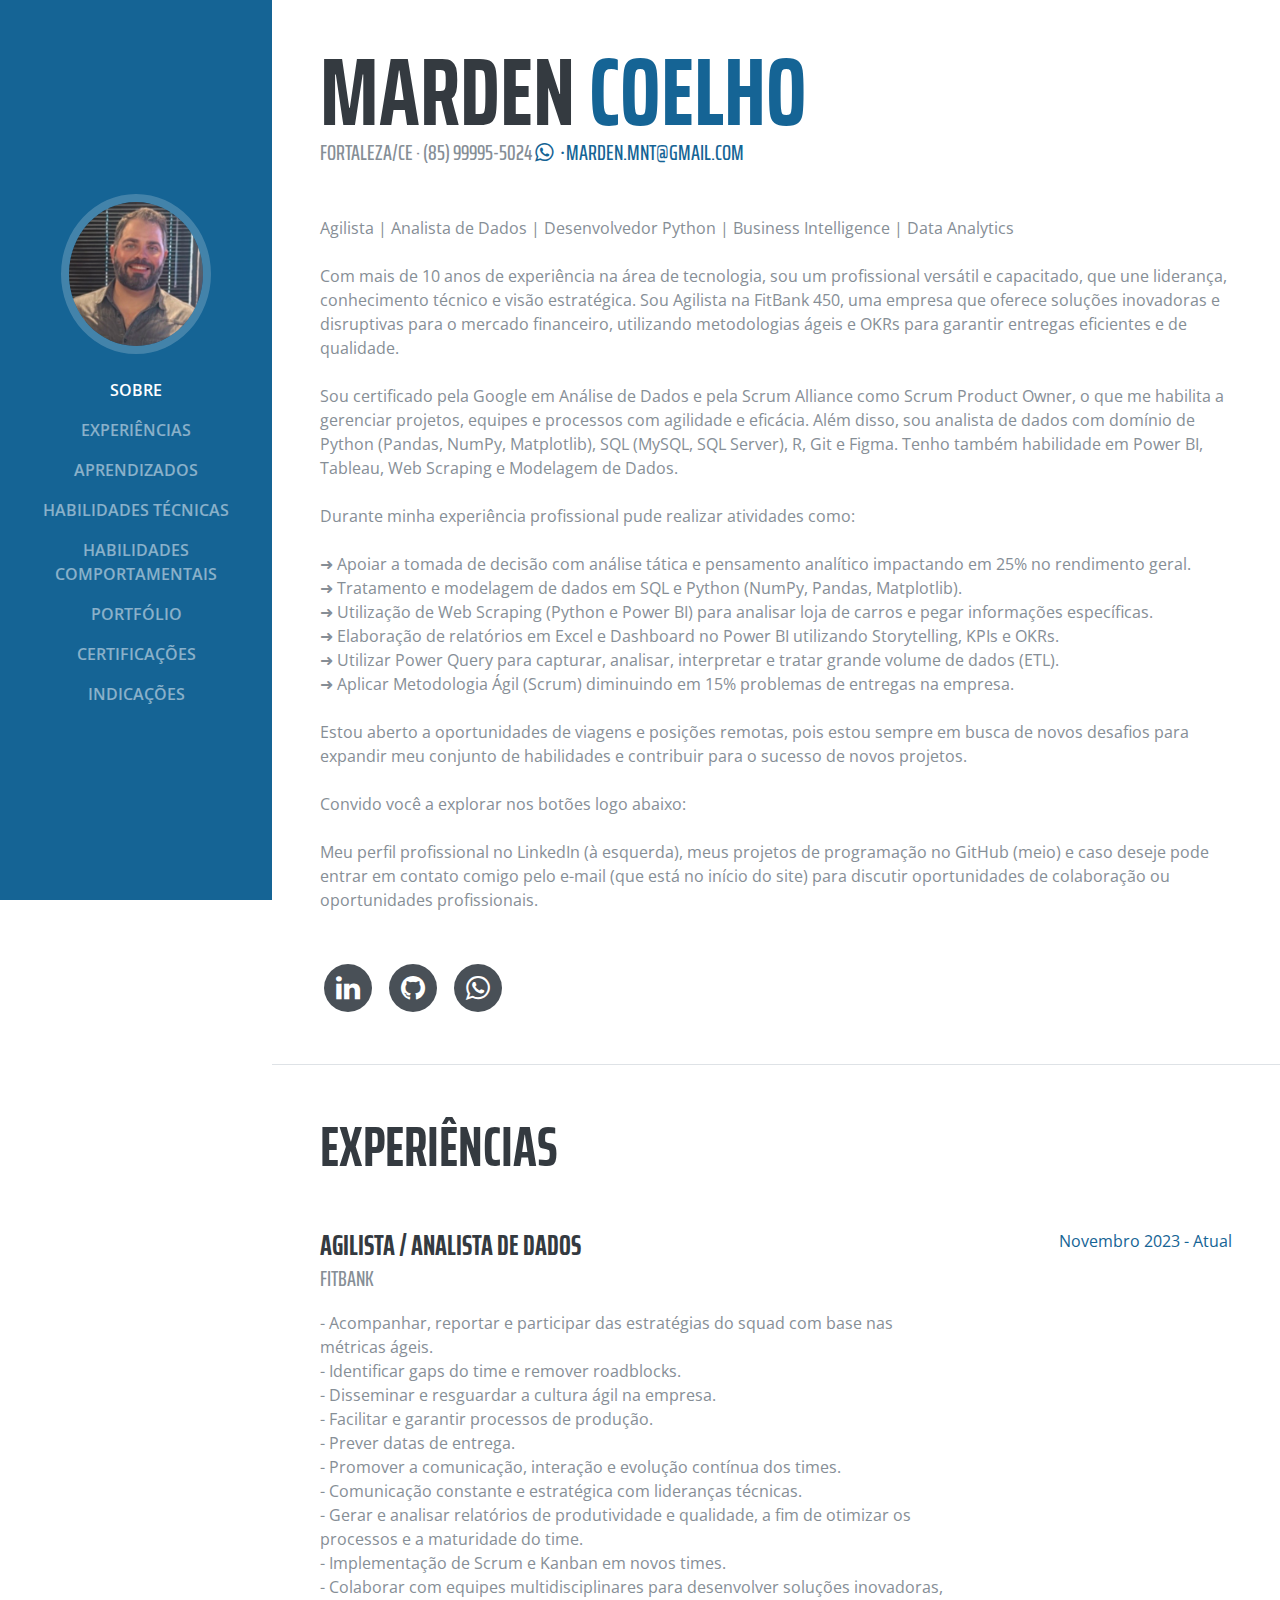
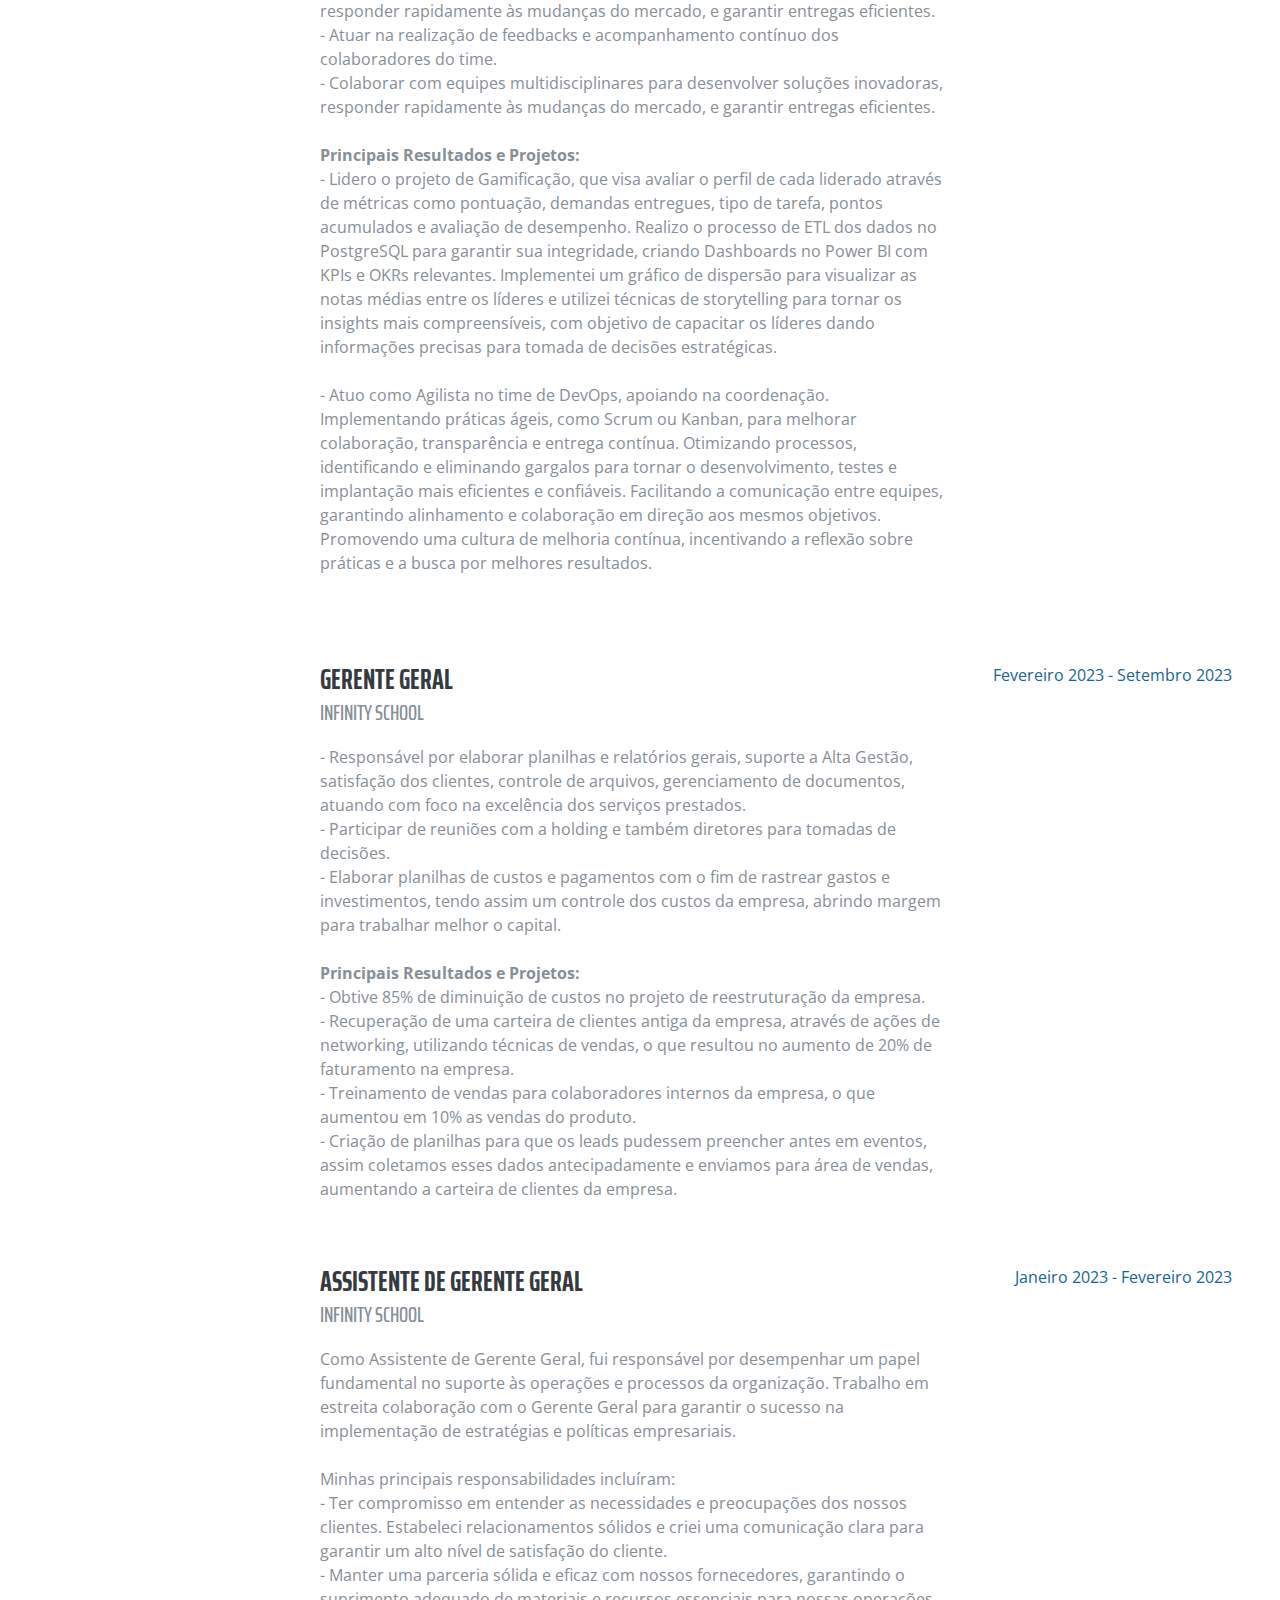
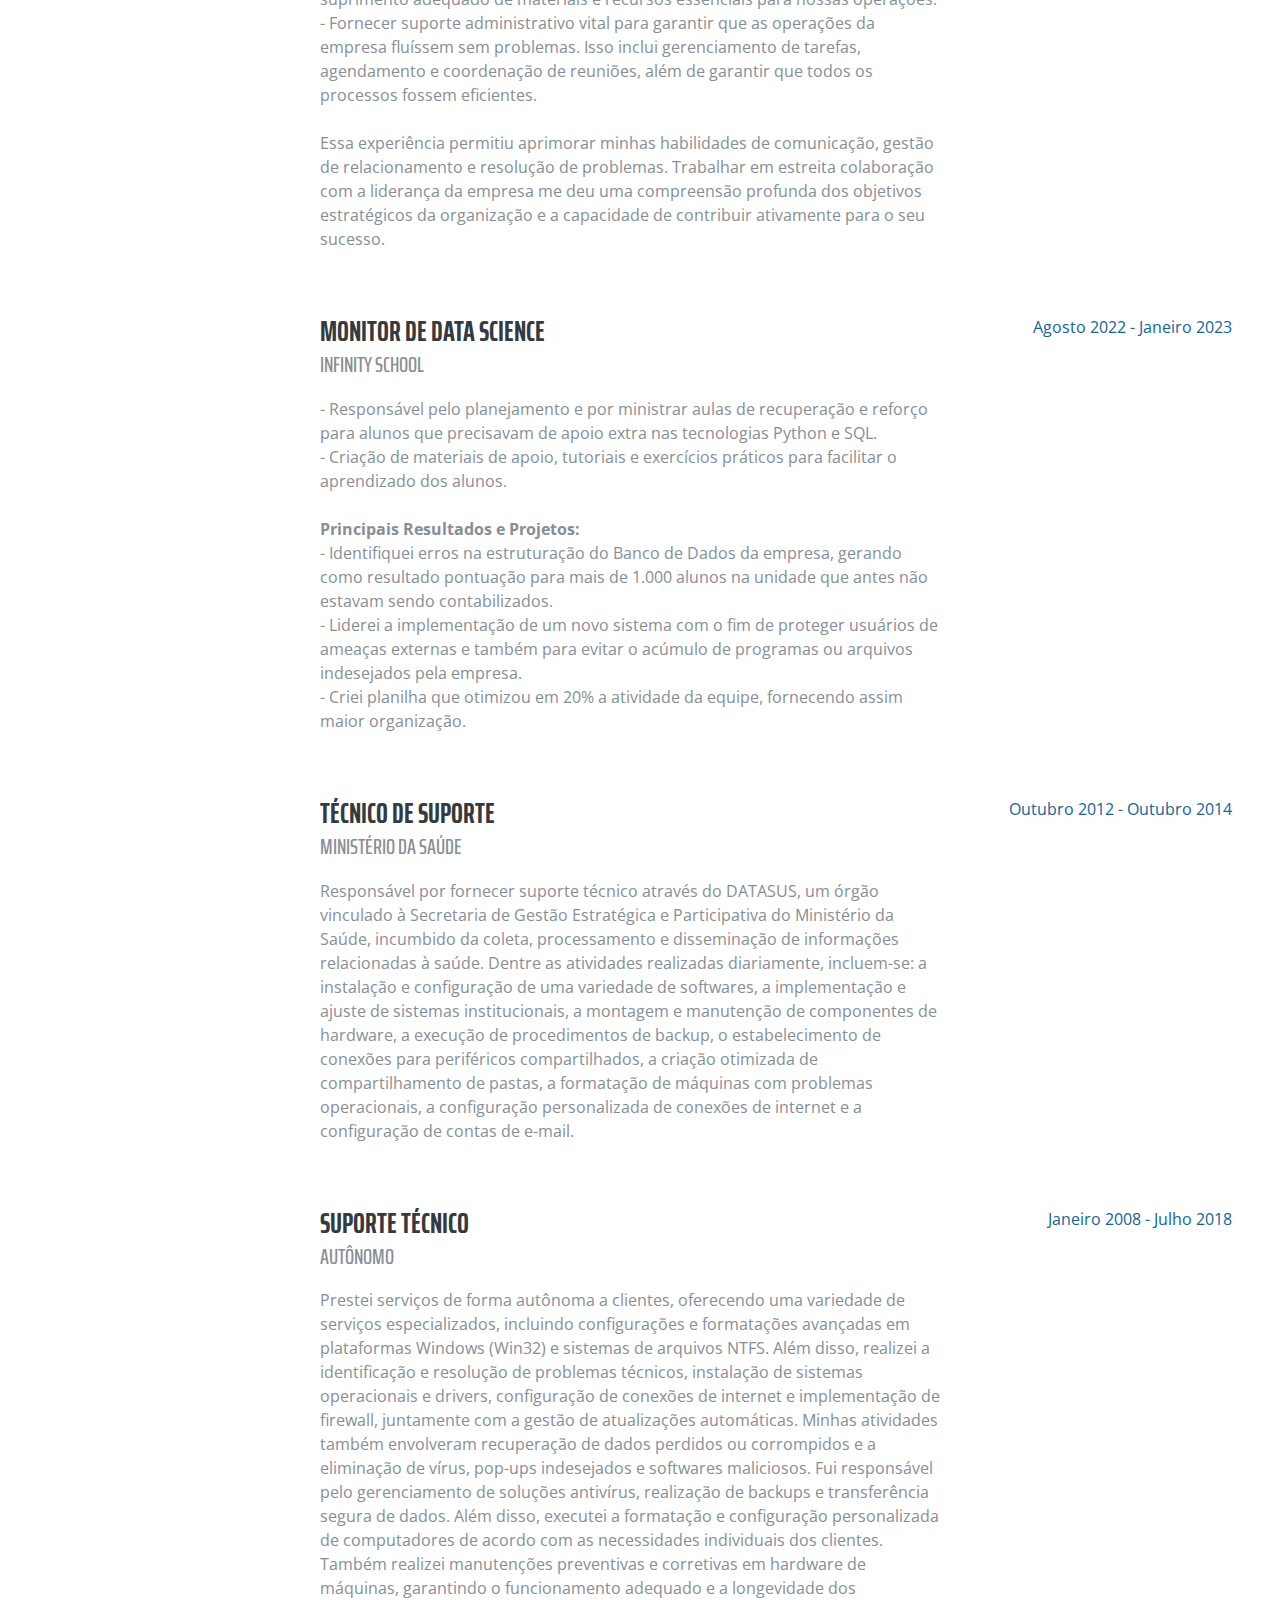
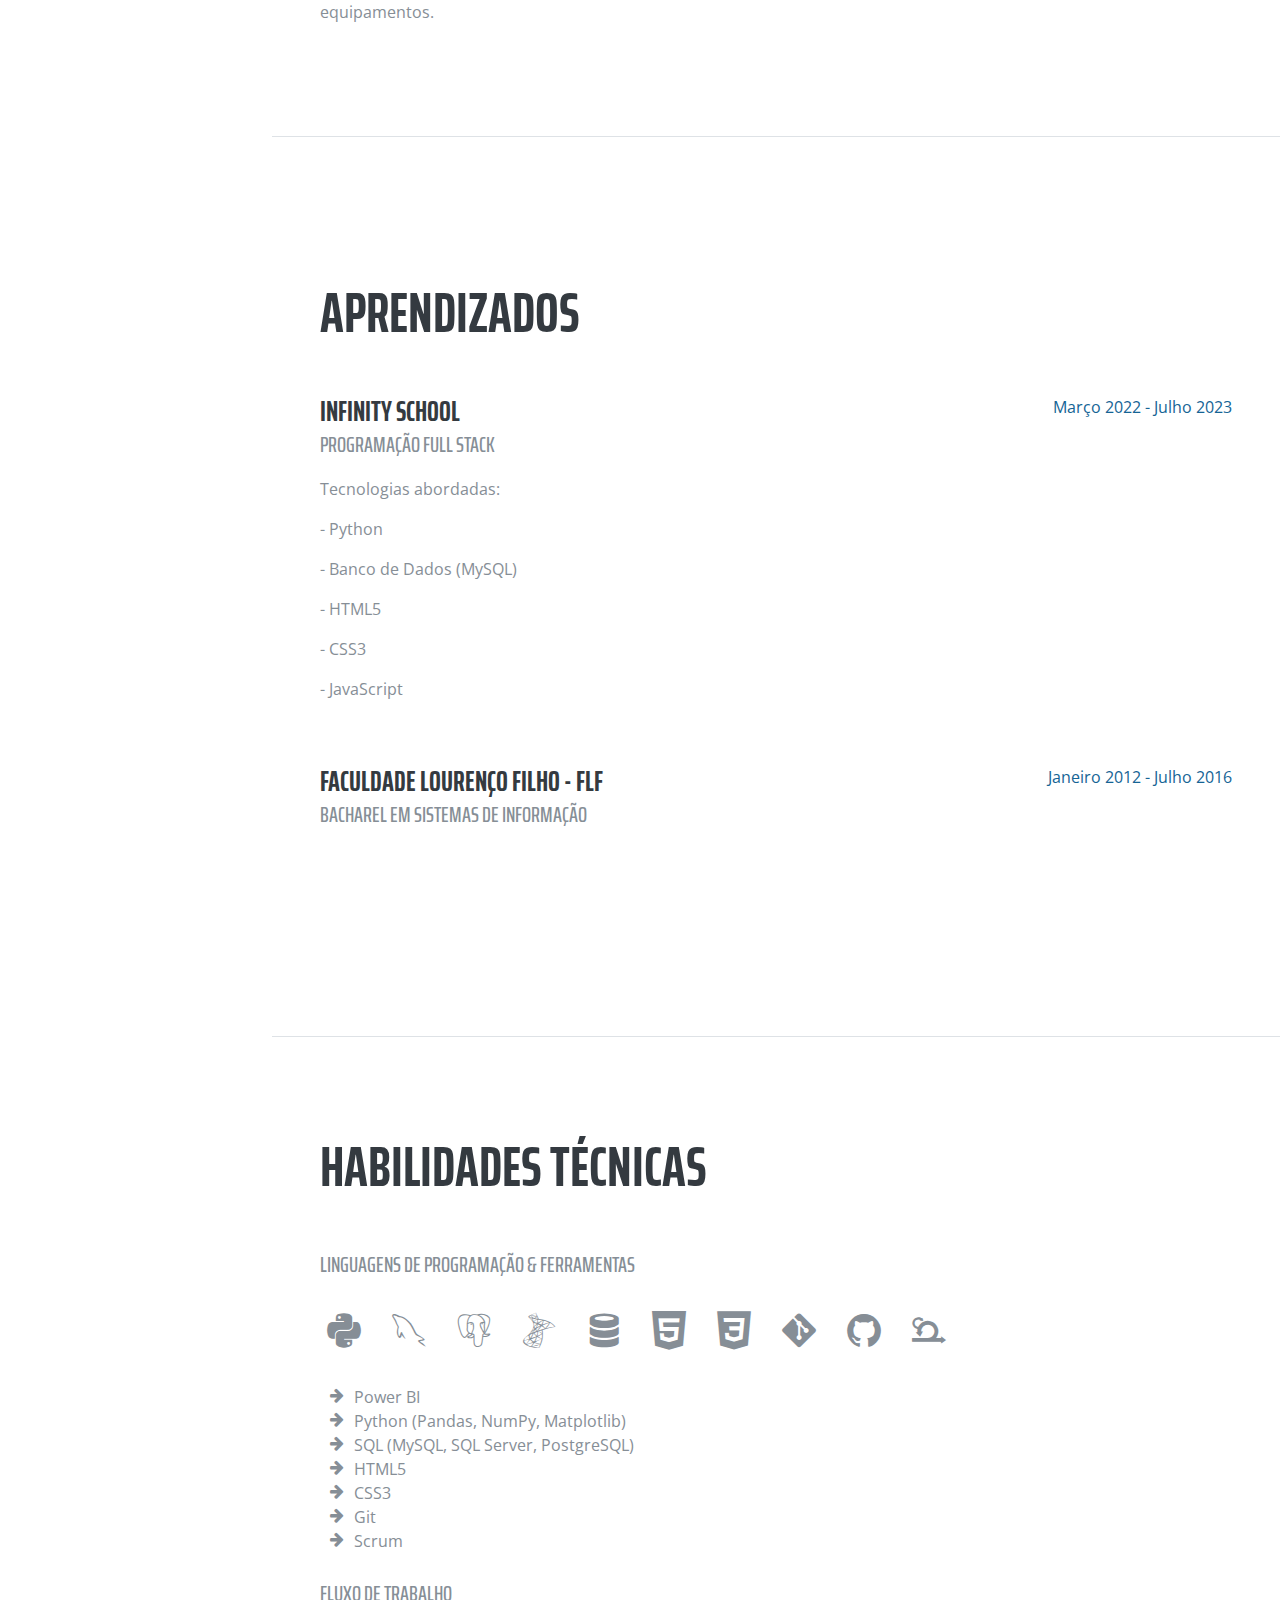
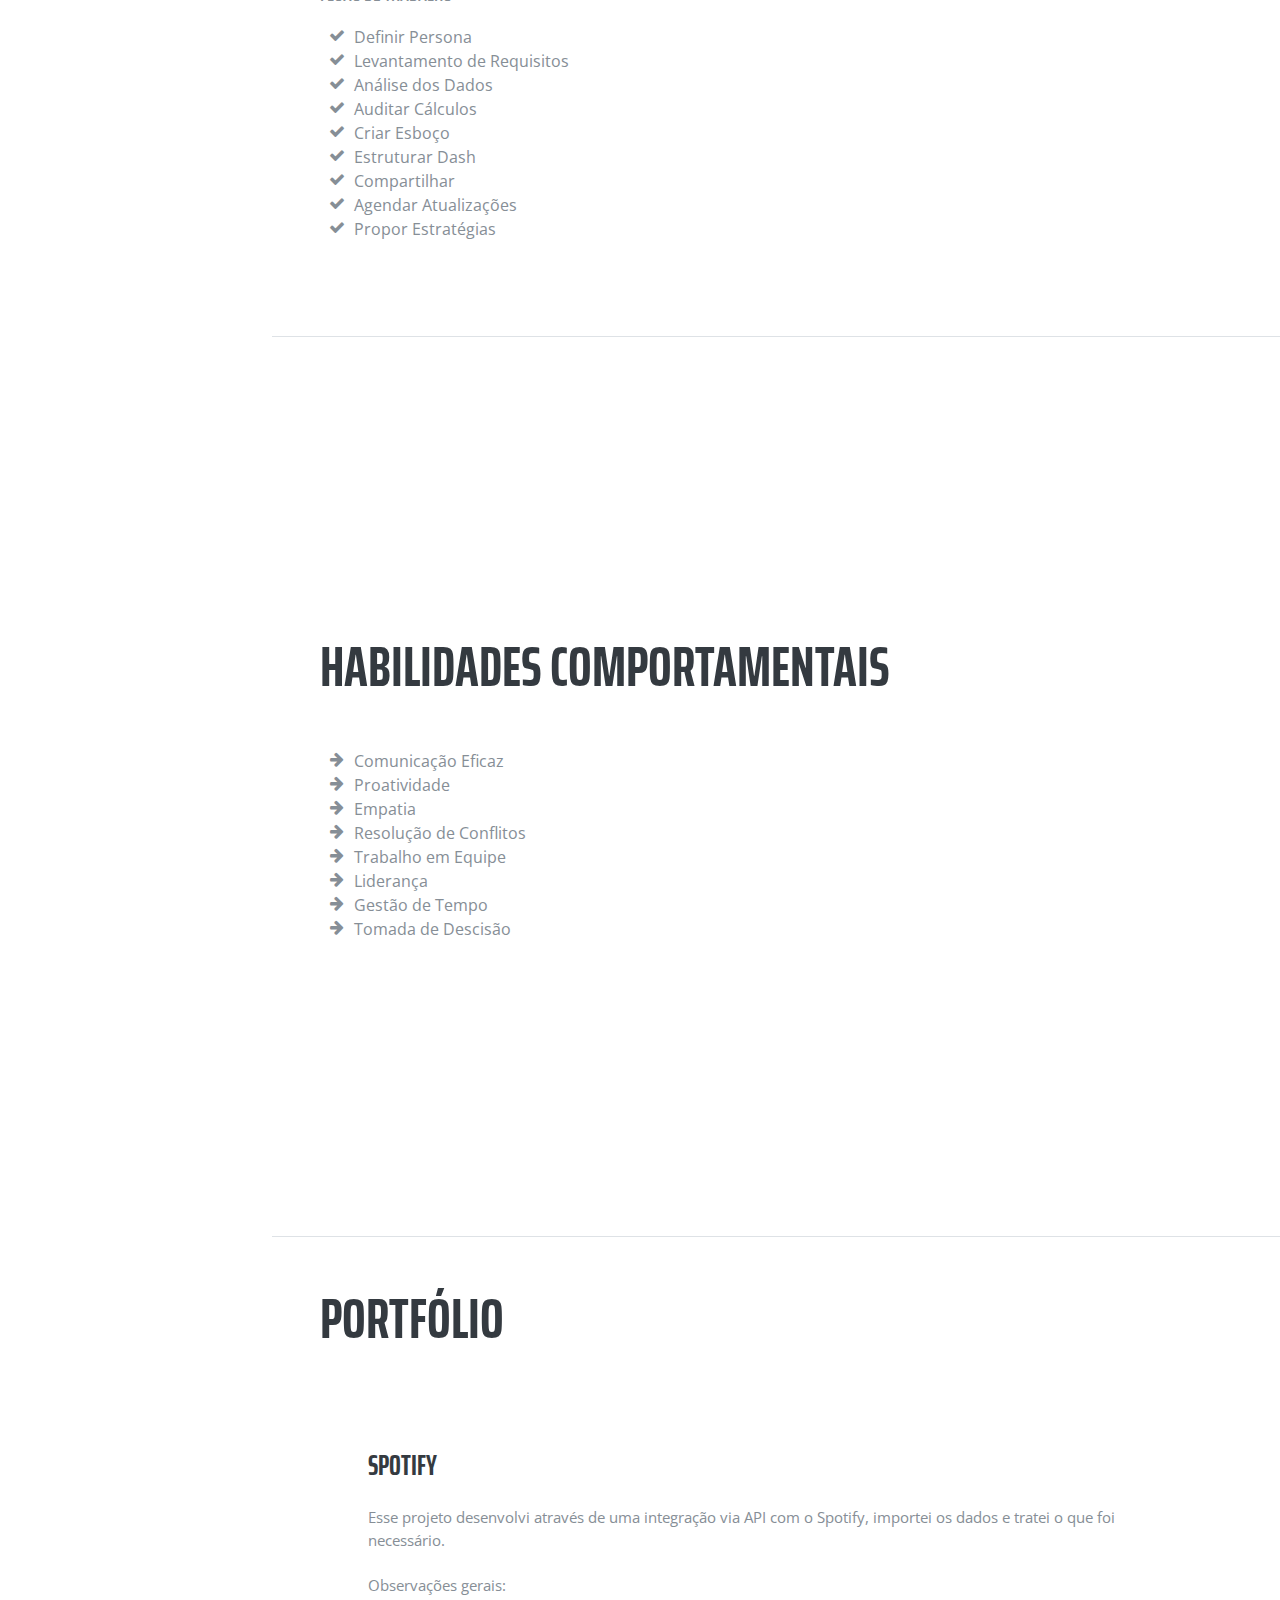
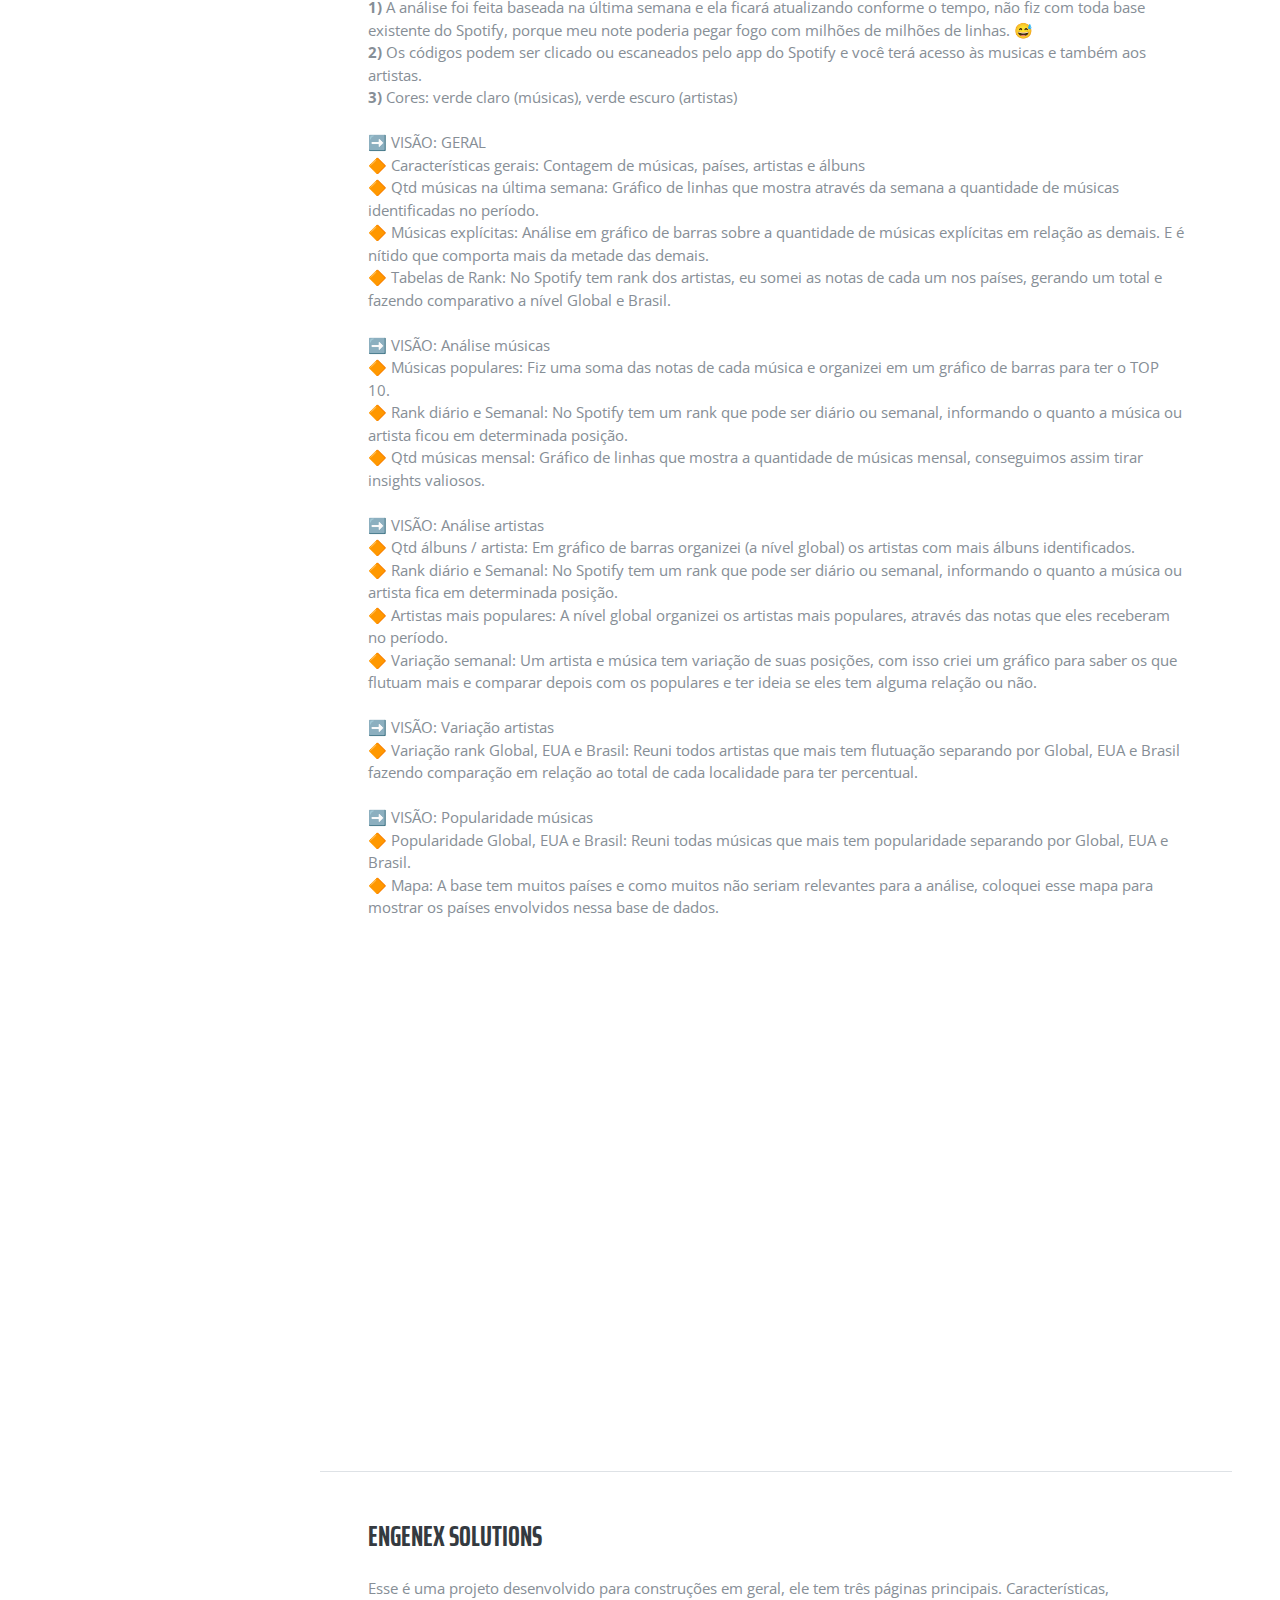
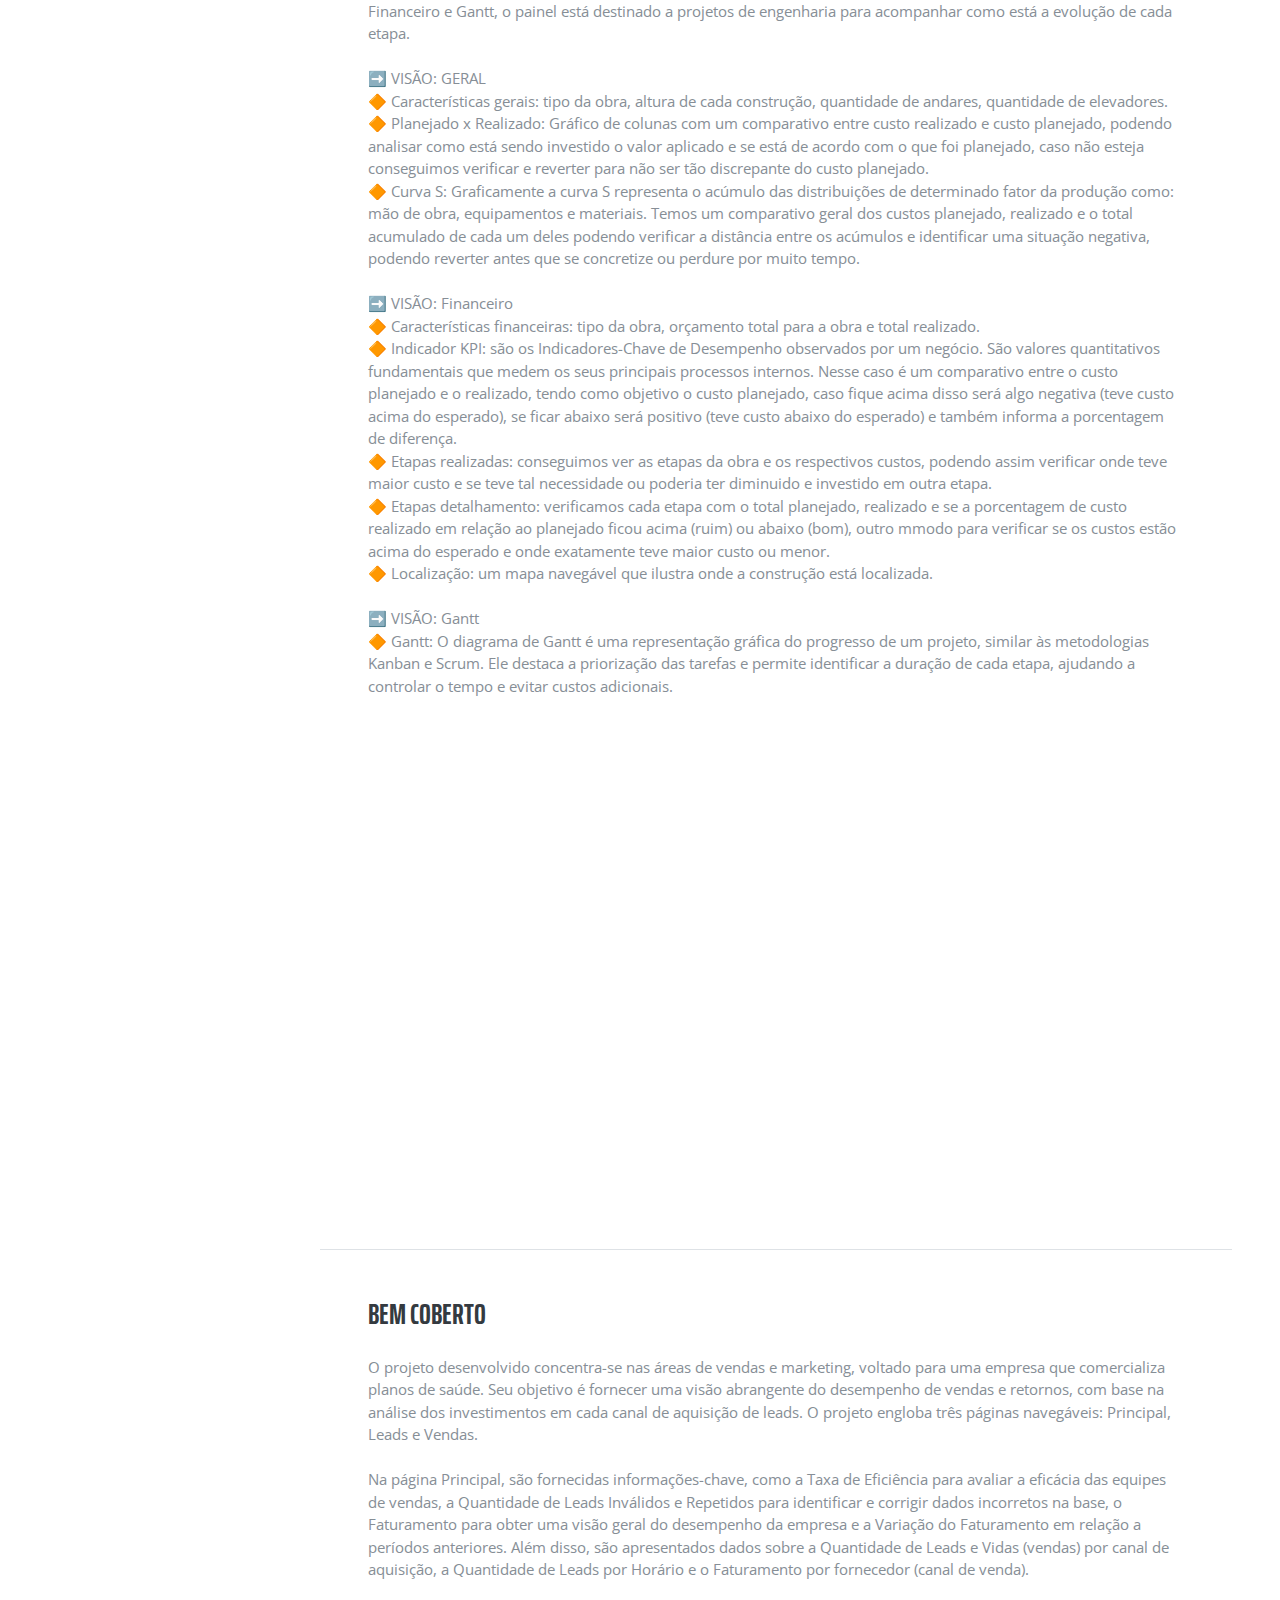
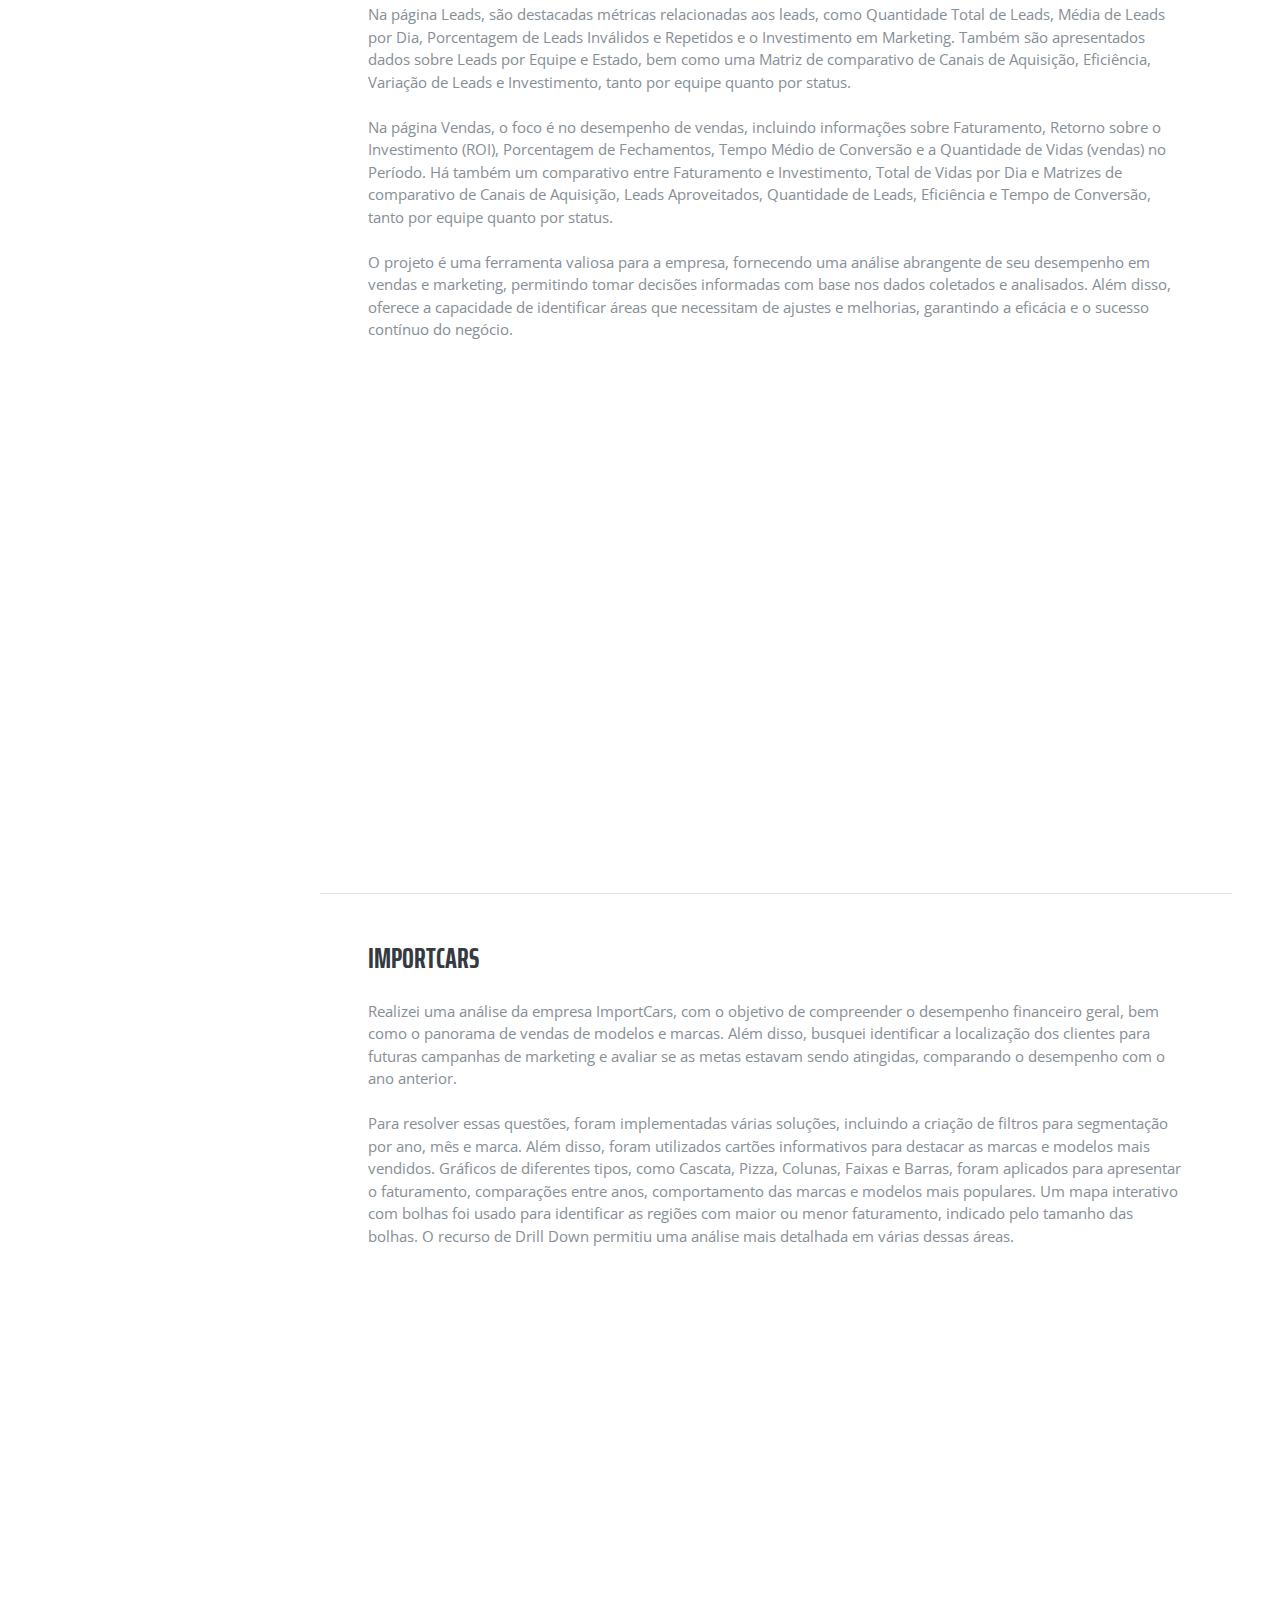
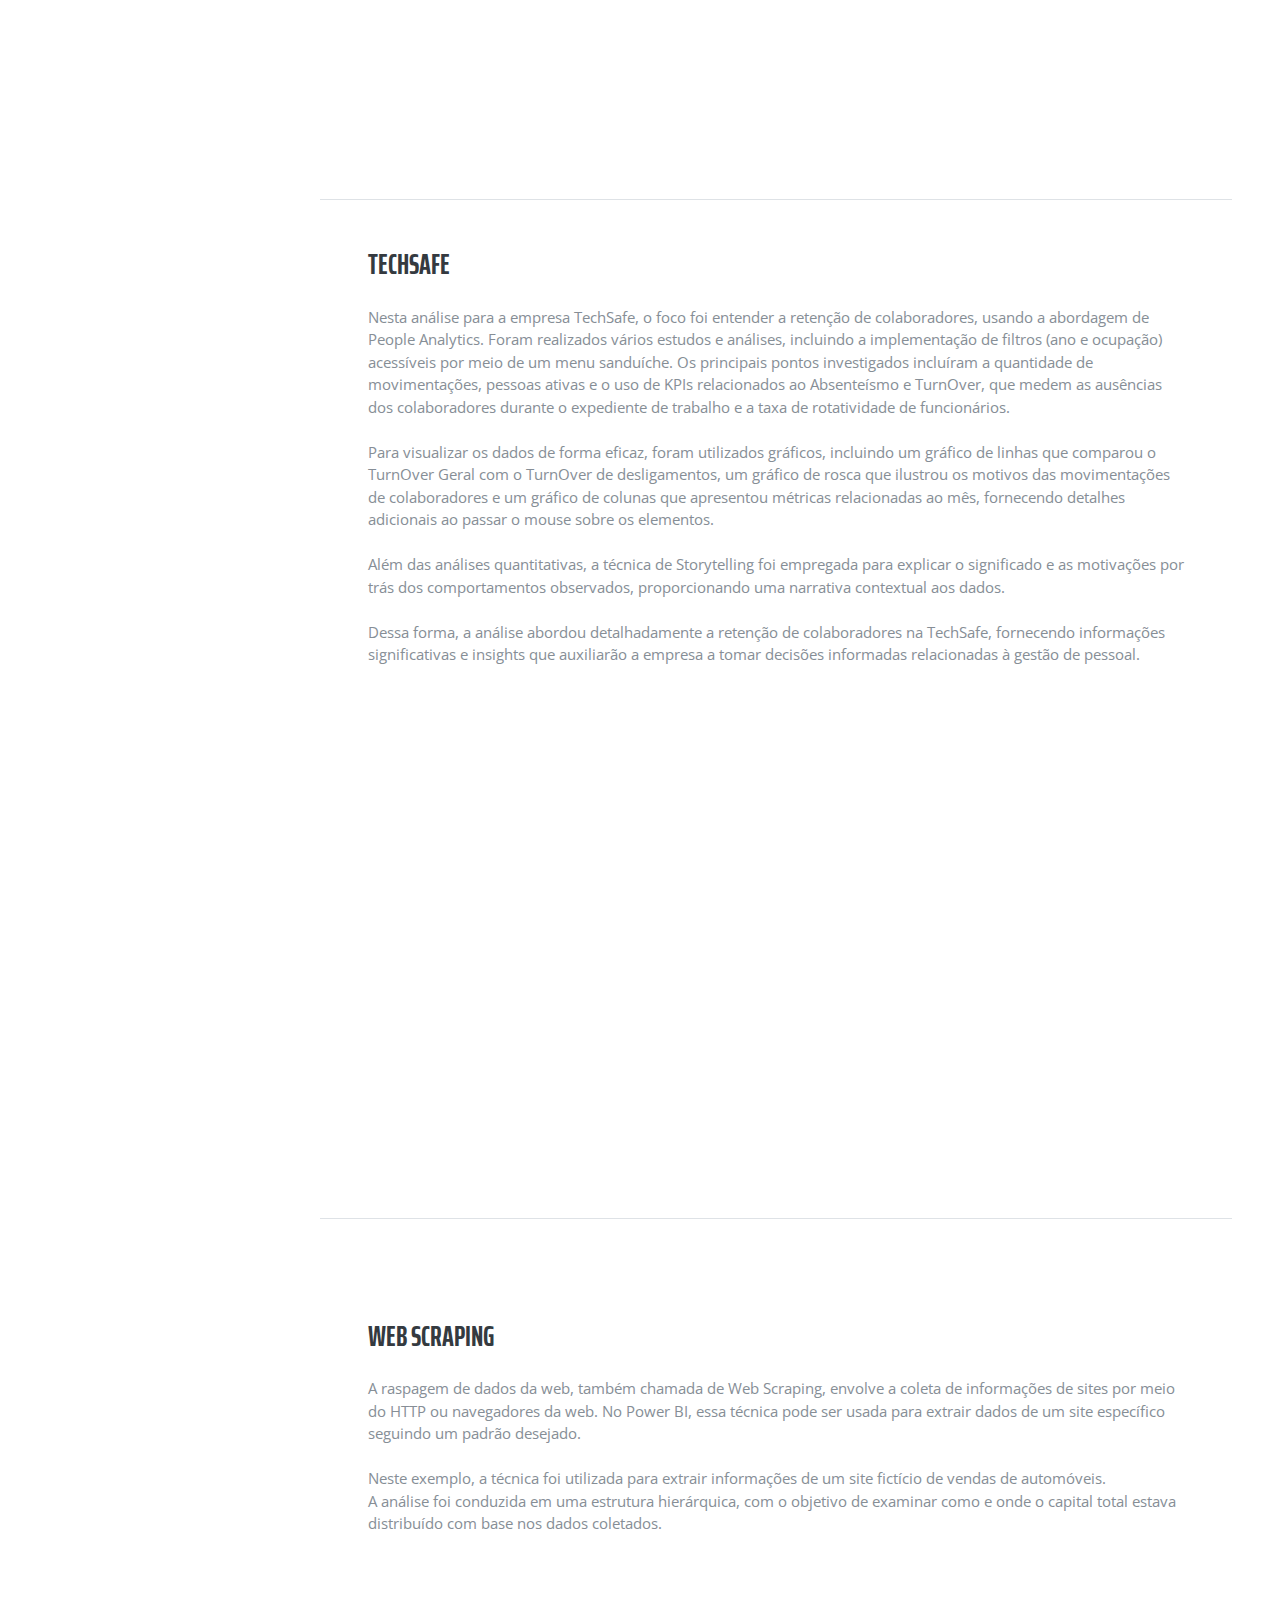
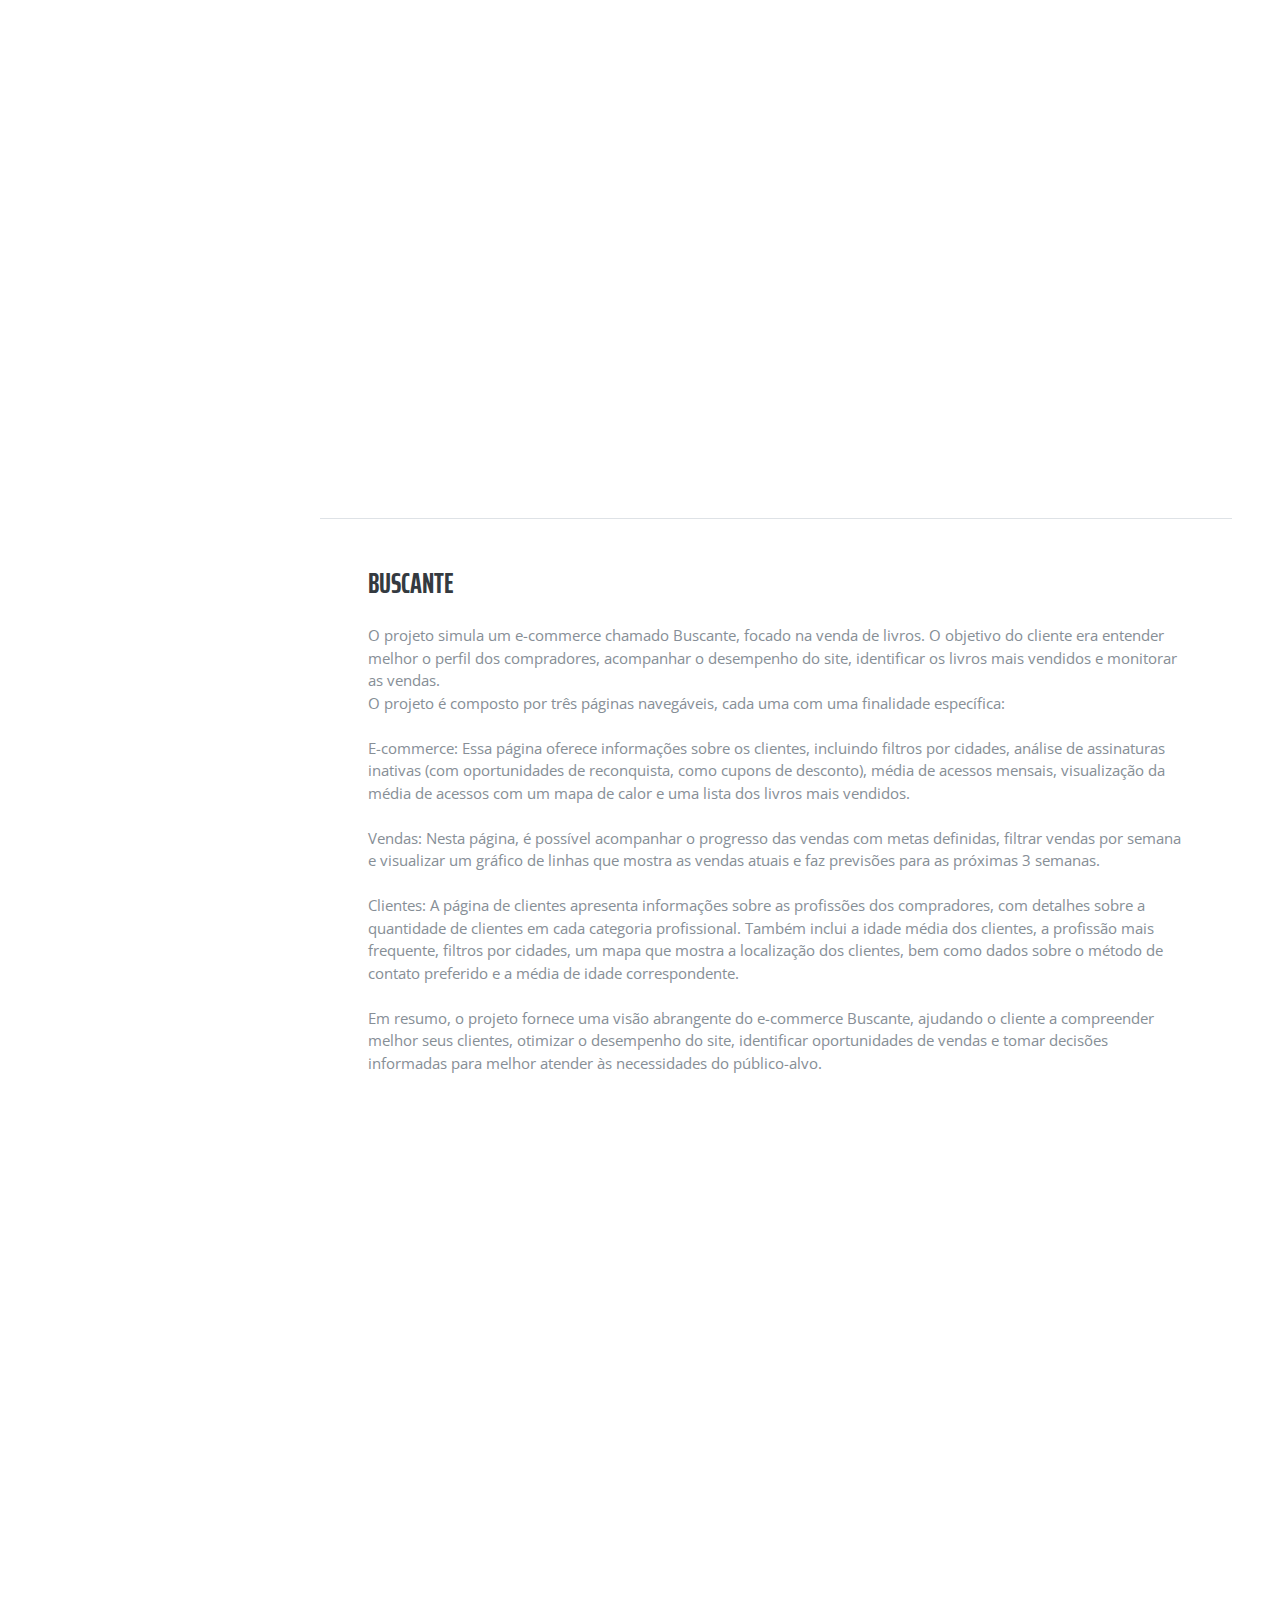
<file: index.html>
<!DOCTYPE html>
<html lang="pt-br">

  <head>

    <meta charset="utf-8">
    <meta name="viewport" content="width=device-width, initial-scale=1, shrink-to-fit=no">
    <meta name="description" content="">
    <meta name="author" content="">

    <title>Marden Coelho</title>

    <!-- Bootstrap core CSS -->
    <link href="vendor/bootstrap/css/bootstrap.min.css" rel="stylesheet">

    <!-- Custom fonts for this template -->
    <link href="https://fonts.googleapis.com/css?family=Saira+Extra+Condensed:100,200,300,400,500,600,700,800,900" rel="stylesheet">
    <link href="https://fonts.googleapis.com/css?family=Open+Sans:300,300i,400,400i,600,600i,700,700i,800,800i" rel="stylesheet">
    <link href="vendor/font-awesome/css/font-awesome.min.css" rel="stylesheet">
    <link href="vendor/devicons/css/devicons.min.css" rel="stylesheet">
    <link href="vendor/simple-line-icons/css/simple-line-icons.css" rel="stylesheet">

    <!-- Custom styles for this template -->
    <link href="css/resume.min.css" rel="stylesheet">

  </head>

  <body id="page-top">

    <nav class="navbar navbar-expand-lg navbar-dark bg-primary fixed-top" id="sideNav">
      <a class="navbar-brand js-scroll-trigger" href="#page-top">
        <span class="d-block d-lg-none">Marden Coelho</span>
        <span class="d-none d-lg-block">
          <img class="img-fluid img-profile rounded-circle mx-auto mb-2" src="img/profile2.jpg" alt="">
        </span>
      </a>
      <button class="navbar-toggler" type="button" data-toggle="collapse" data-target="#navbarSupportedContent" aria-controls="navbarSupportedContent" aria-expanded="false" aria-label="Toggle navigation">
        <span class="navbar-toggler-icon"></span>
      </button>
      <div class="collapse navbar-collapse" id="navbarSupportedContent">
        <ul class="navbar-nav">
          <li class="nav-item">
            <a class="nav-link js-scroll-trigger" href="#about">Sobre</a>
          </li>
          <li class="nav-item">
            <a class="nav-link js-scroll-trigger" href="#experience">Experiências</a>
          </li>
          <li class="nav-item">
            <a class="nav-link js-scroll-trigger" href="#education">Aprendizados</a>
          </li>
          <li class="nav-item">
            <a class="nav-link js-scroll-trigger" href="#skills">Habilidades Técnicas</a>
          </li>
          <li class="nav-item">
            <a class="nav-link js-scroll-trigger" href="#interests">Habilidades Comportamentais</a>
          </li>
          <li class="nav-item">
            <a class="nav-link js-scroll-trigger" href="#portfolio">Portfólio</a>
          </li>
          <li class="nav-item">
            <a class="nav-link js-scroll-trigger" href="#awards">Certificações</a>
          </li>
          <li class="nav-item">
            <a class="nav-link js-scroll-trigger" href="#indication">Indicações</a>
          </li>        
        </ul>
      </div>
    </nav>

    <div class="container-fluid p-0">

      <section class="resume-section p-3 p-lg-5 d-flex flex-column" id="about">
        <div class="my-auto">
          <h1 class="mb-0">Marden
            <span class="text-primary">Coelho</span>
          </h1>
          <div class="subheading mb-5">Fortaleza/CE · (85) 99995-5024 <a target="_blank" href="https://wa.me/+5585999955024?text=Ol%C3%A1%20Marden!" i class="fa fa-whatsapp" aria-hidden="true"></i> ·
            <a href="mailto:name@email.com">marden.mnt@gmail.com</a>
          </div>
          <p class="mb-5">Agilista | Analista de Dados | Desenvolvedor Python | Business Intelligence | Data Analytics
            <br><br>
            Com mais de 10 anos de experiência na área de tecnologia, sou um profissional versátil e capacitado, que une liderança, conhecimento técnico e visão estratégica. Sou Agilista na FitBank 450, uma empresa que oferece soluções inovadoras e disruptivas para o mercado financeiro, utilizando metodologias ágeis e OKRs para garantir entregas eficientes e de qualidade.<br><br>
            Sou certificado pela Google em Análise de Dados e pela Scrum Alliance como Scrum Product Owner, o que me habilita a gerenciar projetos, equipes e processos com agilidade e eficácia. Além disso, sou analista de dados com domínio de Python (Pandas, NumPy, Matplotlib), SQL (MySQL, SQL Server), R, Git e Figma. Tenho também habilidade em Power BI, Tableau, Web Scraping e Modelagem de Dados.<br><br>
            
            Durante minha experiência profissional pude realizar atividades como:<br><br>
            
            &#10140; Apoiar a tomada de decisão com análise tática e pensamento analítico impactando em 25% no rendimento geral.<br>
            &#10140; Tratamento e modelagem de dados em SQL e Python (NumPy, Pandas, Matplotlib).<br>
            &#10140; Utilização de Web Scraping (Python e Power BI) para analisar loja de carros e pegar informações específicas.<br>
            &#10140; Elaboração de relatórios em Excel e Dashboard no Power BI utilizando Storytelling, KPIs e OKRs.<br>
            &#10140; Utilizar Power Query para capturar, analisar, interpretar e tratar grande volume de dados (ETL).<br>
            &#10140; Aplicar Metodologia Ágil (Scrum) diminuindo em 15% problemas de entregas na empresa.<br><br>
            
            Estou aberto a oportunidades de viagens e posições remotas, pois estou sempre em busca de novos desafios para expandir meu conjunto de habilidades e contribuir para o sucesso de novos projetos.<br><br>
          
            Convido você a explorar nos botões logo abaixo:<br><br>
            Meu perfil profissional no LinkedIn (à esquerda), meus projetos de programação no GitHub (meio) e caso deseje pode entrar em contato comigo pelo e-mail (que está no início do site) para discutir oportunidades de colaboração ou oportunidades profissionais.</p>

          <ul class="list-inline list-social-icons mb-0">
            <li class="list-inline-item">
              <a target="_blank" href="https://www.linkedin.com/in/mardenmnt/">
                <span class="fa-stack fa-lg">
                  <i class="fa fa-circle fa-stack-2x"></i>
                  <i class="fa fa-linkedin fa-stack-1x fa-inverse"></i>
                </span>
              </a>
            </li>
            <li class="list-inline-item">
              <a target="_blank" href="https://github.com/mardenmnt">
                <span class="fa-stack fa-lg">
                  <i class="fa fa-circle fa-stack-2x"></i>
                  <i class="fa fa-github fa-stack-1x fa-inverse"></i>
                </span>
              </a>
            </li>
            <li class="list-inline-item">
              <a target="_blank" href="https://wa.me/+5585999955024?text=Ol%C3%A1%20Marden!">
                <span class="fa-stack fa-lg">
                  <i class="fa fa-circle fa-stack-2x"></i>
                  <i class="fa fa-whatsapp fa-stack-1x fa-inverse"></i>
                </span>
              </a>
            </li>
            
            <!--<li class="list-inline-item">
              <a target="_blank" href="projetos-power-bi.html">
                <span class="fa-stack fa-lg">
                  <i class="fa fa-circle fa-stack-2x"></i>
                  <i class="fa fa fa-signal fa-stack-1x fa-inverse"></i>
                
                </span>
              </a>
            </li>-->
          </ul>
        </div>
      </section>

      <section class="resume-section p-3 p-lg-5 d-flex flex-column" id="experience">
        <div class="my-auto">
          <h2 class="mb-5">Experiências</h2>

          <div class="resume-item d-flex flex-column flex-md-row mb-5">
            <div class="resume-content mr-auto">
              <h3 class="mb-0">Agilista / Analista de Dados</h3>
              <div class="subheading mb-3">FitBank</div>
              <p>
                - Acompanhar, reportar e participar das estratégias do squad com base nas métricas ágeis.<br>
                - Identificar gaps do time e remover roadblocks.<br>
                - Disseminar e resguardar a cultura ágil na empresa.<br>
                - Facilitar e garantir processos de produção.<br>
                - Prever datas de entrega.<br>
                - Promover a comunicação, interação e evolução contínua dos times.<br>
                - Comunicação constante e estratégica com lideranças técnicas.<br>
                - Gerar e analisar relatórios de produtividade e qualidade, a fim de otimizar os processos e a maturidade do time.<br>
                - Implementação de Scrum e Kanban em novos times.<br>
                - Colaborar com equipes multidisciplinares para desenvolver soluções inovadoras, responder rapidamente às mudanças do   mercado, e garantir entregas eficientes.<br>                
                - Atuar na realização de feedbacks e acompanhamento contínuo dos colaboradores do time.<br>
                - Colaborar com equipes multidisciplinares para desenvolver soluções inovadoras, responder rapidamente às mudanças do mercado, e garantir entregas eficientes.
                
                <!-- ACRESCENTAR ATIVIDADES DE ANALISTA DE DADOS GAMIFICATION -->

                <br><br>
                <b>Principais Resultados e Projetos:</b><br>
                
                - Lidero o projeto de Gamificação, que visa avaliar o perfil de cada liderado através de métricas como pontuação, demandas entregues, tipo de tarefa, pontos acumulados e avaliação de desempenho. Realizo o processo de ETL dos dados no PostgreSQL para garantir sua integridade, criando Dashboards no Power BI com KPIs e OKRs relevantes. Implementei um gráfico de dispersão para visualizar as notas médias entre os líderes e utilizei técnicas de storytelling para tornar os insights mais compreensíveis, com objetivo de capacitar os líderes dando informações precisas para tomada de decisões estratégicas.<br><br>

                - Atuo como Agilista no time de DevOps, apoiando na coordenação. Implementando práticas ágeis, como Scrum ou Kanban, para melhorar colaboração, transparência e entrega contínua. Otimizando processos, identificando e eliminando gargalos para tornar o desenvolvimento, testes e implantação mais eficientes e confiáveis. Facilitando a comunicação entre equipes, garantindo alinhamento e colaboração em direção aos mesmos objetivos. Promovendo uma cultura de melhoria contínua, incentivando a reflexão sobre práticas e a busca por melhores resultados.<br><br>
                </p>
            </div>
            <div class="resume-date text-md-right">
              <span class="text-primary">Novembro 2023 - Atual</span>
            </div>
          </div>

          <div class="resume-item d-flex flex-column flex-md-row mb-5">
            <div class="resume-content mr-auto">
              <h3 class="mb-0">Gerente Geral</h3>
              <div class="subheading mb-3">Infinity School</div>
              <p>
                - Responsável por elaborar planilhas e relatórios gerais, suporte a Alta Gestão, satisfação dos clientes, controle de arquivos, gerenciamento de documentos, atuando com foco na excelência dos serviços prestados.<br>
                - Participar de reuniões com a holding e também diretores para tomadas de decisões.<br>
                - Elaborar planilhas de custos e pagamentos com o fim de rastrear gastos e investimentos, tendo assim um controle dos custos da empresa, abrindo margem para trabalhar melhor o capital.
                
                <br><br>
                <b>Principais Resultados e Projetos:</b><br>
                
                - Obtive 85% de diminuição de custos no projeto de reestruturação da empresa.<br>
                - Recuperação de uma carteira de clientes antiga da empresa, através de ações de networking, utilizando técnicas de vendas, o que resultou no aumento de 20% de faturamento na empresa.<br>
                - Treinamento de vendas para colaboradores internos da empresa, o que aumentou em 10% as vendas do produto.<br>
                - Criação de planilhas para que os leads pudessem preencher antes em eventos, assim coletamos esses dados antecipadamente e enviamos para área de vendas, aumentando a carteira de clientes da empresa.
                </p>
            </div>
            <div class="resume-date text-md-right">
              <span class="text-primary">Fevereiro 2023 - Setembro 2023</span>
            </div>
          </div>

          <div class="resume-item d-flex flex-column flex-md-row mb-5">
            <div class="resume-content mr-auto">
              <h3 class="mb-0">Assistente de Gerente Geral</h3>
              <div class="subheading mb-3">Infinity School</div>
              <p>Como Assistente de Gerente Geral, fui responsável por desempenhar um papel fundamental no suporte às operações e processos da organização. Trabalho em estreita colaboração com o Gerente Geral para garantir o sucesso na implementação de estratégias e políticas empresariais.<br><br>

              Minhas principais responsabilidades incluíram:<br>
              
              - Ter compromisso em entender as necessidades e preocupações dos nossos clientes. Estabeleci relacionamentos sólidos e criei uma comunicação clara para garantir um alto nível de satisfação do cliente.<br>
              - Manter uma parceria sólida e eficaz com nossos fornecedores, garantindo o suprimento adequado de materiais e recursos essenciais para nossas operações.<br>
              - Fornecer suporte administrativo vital para garantir que as operações da empresa fluíssem sem problemas. Isso inclui gerenciamento de tarefas, agendamento e coordenação de reuniões, além de garantir que todos os processos fossem eficientes.<br><br>
              
              Essa experiência permitiu aprimorar minhas habilidades de comunicação, gestão de relacionamento e resolução de problemas. Trabalhar em estreita colaboração com a liderança da empresa me deu uma compreensão profunda dos objetivos estratégicos da organização e a capacidade de contribuir ativamente para o seu sucesso.</p>
            </div>
            <div class="resume-date text-md-right">
              <span class="text-primary">Janeiro 2023 - Fevereiro 2023</span>
            </div>
          </div>

          <div class="resume-item d-flex flex-column flex-md-row mb-5">
            <div class="resume-content mr-auto">
              <h3 class="mb-0">Monitor de Data Science</h3>
              <div class="subheading mb-3">Infinity School</div>
              <p>
                - Responsável pelo planejamento e por ministrar aulas de recuperação e reforço para alunos que precisavam de apoio extra nas tecnologias Python e SQL.<br>
                - Criação de materiais de apoio, tutoriais e exercícios práticos para facilitar o aprendizado dos alunos.

                
                <br><br>
                <b>Principais Resultados e Projetos:</b><br>
                
                - Identifiquei erros na estruturação do Banco de Dados da empresa, gerando como resultado pontuação para mais de 1.000 alunos na unidade que antes não estavam sendo contabilizados.<br>
                - Liderei a implementação de um novo sistema com o fim de proteger usuários de ameaças externas e também para evitar o acúmulo de programas ou arquivos indesejados pela empresa.<br>
                - Criei planilha que otimizou em 20% a atividade da equipe, fornecendo assim maior organização.

                </p>
            </div>
            <div class="resume-date text-md-right">
              <span class="text-primary">Agosto 2022 - Janeiro 2023</span>
            </div>
          </div>

          <div class="resume-item d-flex flex-column flex-md-row mb-5">
            <div class="resume-content mr-auto">
              <h3 class="mb-0">Técnico de Suporte</h3>
              <div class="subheading mb-3">Ministério da Saúde</div>
              <p>Responsável por fornecer suporte técnico através do DATASUS, um órgão vinculado à Secretaria de Gestão Estratégica e Participativa do Ministério da Saúde, incumbido da coleta, processamento e disseminação de informações relacionadas à saúde. Dentre as atividades realizadas diariamente, incluem-se: a instalação e configuração de uma variedade de softwares, a implementação e ajuste de sistemas institucionais, a montagem e manutenção de componentes de hardware, a execução de procedimentos de backup, o estabelecimento de conexões para periféricos compartilhados, a criação otimizada de compartilhamento de pastas, a formatação de máquinas com problemas operacionais, a configuração personalizada de conexões de internet e a configuração de contas de e-mail.</p>
            </div>
            <div class="resume-date text-md-right">
              <span class="text-primary">Outubro 2012 - Outubro 2014</span>
            </div>
          </div>

          <div class="resume-item d-flex flex-column flex-md-row mb-5">
            <div class="resume-content mr-auto">
              <h3 class="mb-0">Suporte Técnico</h3>
              <div class="subheading mb-3">Autônomo</div>
              <p>Prestei serviços de forma autônoma a clientes, oferecendo uma variedade de serviços especializados, incluindo    configurações e formatações avançadas em plataformas Windows (Win32) e sistemas de arquivos NTFS. Além disso, realizei a identificação e resolução de problemas técnicos, instalação de sistemas operacionais e drivers, configuração de conexões de internet e implementação de firewall, juntamente com a gestão de atualizações automáticas.

              Minhas atividades também envolveram recuperação de dados perdidos ou corrompidos e a eliminação de vírus, pop-ups indesejados e softwares maliciosos. Fui responsável pelo gerenciamento de soluções antivírus, realização de backups e transferência segura de dados.
                
              Além disso, executei a formatação e configuração personalizada de computadores de acordo com as necessidades individuais dos clientes. Também realizei manutenções preventivas e corretivas em hardware de máquinas, garantindo o funcionamento adequado e a longevidade dos equipamentos.
                </p>
            </div>
            <div class="resume-date text-md-right">
              <span class="text-primary">Janeiro 2008 - Julho 2018</span>
            </div>
          </div>
          

        </div>

      </section>

      <section class="resume-section p-3 p-lg-5 d-flex flex-column" id="education">
        <div class="my-auto">
          <h2 class="mb-5">Aprendizados</h2>

          <div class="resume-item d-flex flex-column flex-md-row mb-5">
            <div class="resume-content mr-auto">
              <h3 class="mb-0">Infinity School</h3>
              <div class="subheading mb-3">Programação Full Stack</div>
              <div>Tecnologias abordadas:</div>
              <p></p>
              <p>- Python</p>
              <p>- Banco de Dados (MySQL)</p>
              <p>- HTML5</p>
              <p>- CSS3</p>
              <p>- JavaScript</p>

            </div>
            <div class="resume-date text-md-right">
              <span class="text-primary">Março 2022 - Julho 2023</span>
            </div>
          </div>

          <div class="resume-item d-flex flex-column flex-md-row mb-5">
            <div class="resume-content mr-auto">
              <h3 class="mb-0">Faculdade Lourenço Filho - FLF</h3>
              <div class="subheading mb-3">Bacharel em Sistemas de Informação</div>
              <!--<div>Computer Science - Web Development Track</div>
              <p>GPA: 3.23</p>-->
            </div>
            <div class="resume-date text-md-right">
              <span class="text-primary">Janeiro 2012 - Julho 2016</span>
            </div>
          </div>

        </div>
      </section>

      <section class="resume-section p-3 p-lg-5 d-flex flex-column" id="skills">
        <div class="my-auto">
          <h2 class="mb-5">Habilidades Técnicas</h2>

          <div class="subheading mb-3">Linguagens de Programação &amp; Ferramentas</div>
                     

          <ul class="list-inline list-icons">
            <li class="list-inline-item">
              <i class="devicons devicons-python"></i>
            </li>
            <li class="list-inline-item">
              <i class="devicons devicons-mysql"></i>
            </li>
            <li class="list-inline-item">
              <i class="devicons devicons-postgresql"></i>
            </li>
           <li class="list-inline-item">
            <i class="devicons devicons-msql_server"></i>
          </li>
           <li class="list-inline-item">
             <i class="devicons devicons-database"></i>
           </li>
            <li class="list-inline-item">
              <i class="devicons devicons-html5"></i>
            </li>
            <li class="list-inline-item">
              <i class="devicons devicons-css3"></i>
            </li>
            <li class="list-inline-item">
              <i class="devicons devicons-git"></i>
            </li>
            <li class="list-inline-item">
              <i class="devicons devicons-github_badge"></i>
            </li>
            <li class="list-inline-item">
              <i class="devicons devicons-scrum"></i>
            </li>   
          </ul>
  
          <ul class="fa-ul mb-0">
            <li>
              <i class="fa-li fa fa-arrow-right"></i>
              Power BI
            </li>
            <li>
              <i class="fa-li fa fa-arrow-right"></i>
              Python (Pandas, NumPy, Matplotlib)
            </li>
            <li>
              <i class="fa-li fa fa-arrow-right"></i>
              SQL (MySQL, SQL Server, PostgreSQL)
            </li>
            <li>
              <i class="fa-li fa fa-arrow-right"></i>
              HTML5
            </li>
            <li>
              <i class="fa-li fa fa-arrow-right"></i>
              CSS3
            </li>
            <li>
              <i class="fa-li fa fa-arrow-right"></i>
              Git
            </li>
            <li>
              <i class="fa-li fa fa-arrow-right"></i>
              Scrum
            </li>
          </ul>

          <br>
        <div class="subheading mb-3">Fluxo de Trabalho</div>
        <ul class="fa-ul mb-0">
            <li>
              <i class="fa-li fa fa-check"></i>
              Definir Persona
            </li>
            <li>
              <i class="fa-li fa fa-check"></i>
              Levantamento de Requisitos
            </li>
            <li>
              <i class="fa-li fa fa-check"></i>
              Análise dos Dados
            </li>
            <li>
              <i class="fa-li fa fa-check"></i>
              Auditar Cálculos
            </li>
            <li>
              <i class="fa-li fa fa-check"></i>
              Criar Esboço
            </li>
            <li>
              <i class="fa-li fa fa-check"></i>
              Estruturar Dash
            </li>
            <li>
              <i class="fa-li fa fa-check"></i>
              Compartilhar
            </li>
            <li>
              <i class="fa-li fa fa-check"></i>
              Agendar Atualizações
            </li>
            <li>
              <i class="fa-li fa fa-check"></i>
              Propor Estratégias
            </li>
          </ul>
        </div>
      </section>

      <section class="resume-section p-3 p-lg-5 d-flex flex-column" id="interests">
        <div class="my-auto">
          <h2 class="mb-5">Habilidades Comportamentais</h2>
          <!--<p>Com experiência na área de suporte e redes. Agora busco novos caminhos dentro da programação, para que assim possa solucionar problemas e tornar desejos em realidade, através da criação de sistemas. Busco por resoluções de problemas e realizações de desejos no mundo da programação.</p>
          <p class="mb-0"><b>Soft Skills:</b>-->  
            
          <ul class="fa-ul mb-0">
            <li>
              <i class="fa-li fa fa-arrow-right"></i>
              Comunicação Eficaz
            </li>
            <li>
              <i class="fa-li fa fa-arrow-right"></i>
              Proatividade
            </li>
            <li>
              <i class="fa-li fa fa-arrow-right"></i>
              Empatia
            </li>
            <li>
              <i class="fa-li fa fa-arrow-right"></i>
              Resolução de Conflitos
            </li>
            <li>
              <i class="fa-li fa fa-arrow-right"></i>
              Trabalho em Equipe
            </li>
            <li>
              <i class="fa-li fa fa-arrow-right"></i>
              Liderança
            </li>
            <li>
              <i class="fa-li fa fa-arrow-right"></i>
              Gestão de Tempo
            </li>
            <li>
              <i class="fa-li fa fa-arrow-right"></i>
              Tomada de Descisão
            </li>
          </ul>
        </div>
      </section>

      <section class="resume-section p-3 p-lg-5 d-flex flex-column" id="portfolio">
        <div class="my-auto">
          <h2 class="mb-5">Portfólio</h2>
          
          <section class="resume-section p-3 p-lg-5 d-flex flex-column">
            <div class="my-auto">  
            <h3 class="mb-0" style="text-align: left;">Spotify</h3><br>
              <table>
                <tr>
                  <div style="font-size: 15px;">
                    Esse projeto desenvolvi através de uma integração via API com o Spotify, importei os dados e tratei o que foi necessário.<br><br>
                    Observações gerais:<br>
                    <b>1)</b> A análise foi feita baseada na última semana e ela ficará atualizando conforme o tempo, não fiz com toda base existente do Spotify, porque meu note poderia pegar fogo com milhões de milhões de linhas. 😅<br>
                    <b>2)</b> Os códigos podem ser clicado ou escaneados pelo app do Spotify e você terá acesso às musicas e também aos artistas.<br>
                    <b>3)</b> Cores: verde claro (músicas), verde escuro (artistas)<br><br>

                    ➡️ VISÃO: GERAL<br>
                    🔶 Características gerais: Contagem de músicas, países, artistas e álbuns<br>
                    🔶 Qtd músicas na última semana: Gráfico de linhas que mostra através da semana a quantidade de músicas identificadas no período.<br>
                    🔶 Músicas explícitas: Análise em gráfico de barras sobre a quantidade de músicas explícitas em relação as demais. E é nítido que comporta mais da metade das demais.<br>
                    🔶 Tabelas de Rank: No Spotify tem rank dos artistas, eu somei as notas de cada um nos países, gerando um total e fazendo comparativo a nível Global e Brasil.<br><br>

                    ➡️ VISÃO: Análise músicas<br>
                    🔶 Músicas populares: Fiz uma soma das notas de cada música e organizei em um gráfico de barras para ter o TOP 10.<br>
                    🔶 Rank diário e Semanal: No Spotify tem um rank que pode ser diário ou semanal, informando o quanto a música ou artista ficou em determinada posição.<br>
                    🔶 Qtd músicas mensal: Gráfico de linhas que mostra a quantidade de músicas mensal, conseguimos assim tirar insights valiosos.<br><br>

                    ➡️ VISÃO: Análise artistas<br>
                    🔶 Qtd álbuns / artista: Em gráfico de barras organizei (a nível global) os artistas com mais álbuns identificados.<br>
                    🔶 Rank diário e Semanal: No Spotify tem um rank que pode ser diário ou semanal, informando o quanto a música ou artista fica em determinada posição.<br>
                    🔶 Artistas mais populares: A nível global organizei os artistas mais populares, através das notas que eles receberam no período.<br>
                    🔶 Variação semanal: Um artista e música tem variação de suas posições, com isso criei um gráfico para saber os que flutuam mais e comparar depois com os populares e ter ideia se eles tem alguma relação ou não.<br><br>

                    ➡️ VISÃO: Variação artistas<br>
                    🔶 Variação rank Global, EUA e Brasil: Reuni todos artistas que mais tem flutuação separando por Global, EUA e Brasil fazendo comparação em relação ao total de cada localidade para ter percentual.<br><br>

                    ➡️ VISÃO: Popularidade músicas<br>
                    🔶 Popularidade Global, EUA e Brasil: Reuni todas músicas que mais tem popularidade separando por Global, EUA e Brasil.<br>
                    🔶 Mapa: A base tem muitos países e como muitos não seriam relevantes para a análise, coloquei esse mapa para mostrar os países envolvidos nessa base de dados.<br><br>
                    
                </div>
                  <td><iframe title="spotify" width="1000" height="473.5" src="https://app.powerbi.com/view?r=eyJrIjoiNGVjOTM0NDQtZjA0ZC00MzJhLTk2ZDMtNjEzOWM1MjRlZjg3IiwidCI6ImEyYTE1ZTA1LWY2MjYtNDVhZi05MTkyLThlNDM2OTk2MjljZiJ9&pageName=ReportSection6b546ca5608ca909b6dd" frameborder="0" allowFullScreen="true"></iframe></td>
                </tr>
              </table>
            </div>
          </section>


          <section class="resume-section p-3 p-lg-5 d-flex flex-column">
            <div class="my-auto">  
            <h3 class="mb-0" style="text-align: left;">Engenex Solutions</h3><br>
              <table>
                <tr>
                  <div style="font-size: 15px;">
                    Esse é uma projeto desenvolvido para construções em geral, ele tem três páginas principais. Características, Financeiro e Gantt, o painel está destinado a projetos de engenharia para acompanhar como está a evolução de cada etapa.<br><br> 
                    
                    ➡️ VISÃO: GERAL<br>
                    
                    🔶 Características gerais: tipo da obra, altura de cada construção, quantidade de andares, quantidade de elevadores.
                    <br>
                    🔶 Planejado x Realizado: Gráfico de colunas com um comparativo entre custo realizado e custo planejado, podendo analisar como está sendo investido o valor aplicado e se está de acordo com o que foi planejado, caso não esteja conseguimos verificar e reverter para não ser tão discrepante do custo planejado.
                    <br>
                    🔶 Curva S: Graficamente a curva S representa o acúmulo das distribuições de determinado fator da produção como: mão de obra, equipamentos e materiais. Temos um comparativo geral dos custos planejado, realizado e o total acumulado de cada um deles podendo verificar a distância entre os acúmulos e identificar uma situação negativa, podendo reverter antes que se concretize ou perdure por muito tempo.
                    <br><br>
                    
                    ➡️ VISÃO: Financeiro<br>
                    
                    🔶 Características financeiras: tipo da obra, orçamento total para a obra e total realizado.
                    <br>
                    🔶 Indicador KPI: são os Indicadores-Chave de Desempenho observados por um negócio. São valores quantitativos fundamentais que medem os seus principais processos internos. Nesse caso é um comparativo entre o custo planejado e o realizado, tendo como objetivo o custo planejado, caso fique acima disso será algo negativa (teve custo acima do esperado), se ficar abaixo será positivo (teve custo abaixo do esperado) e também informa a porcentagem de diferença.
                    <br>
                    🔶 Etapas realizadas: conseguimos ver as etapas da obra e os respectivos custos, podendo assim verificar onde teve maior custo e se teve tal necessidade ou poderia ter diminuido e investido em outra etapa.
                    <br>
                    🔶 Etapas detalhamento: verificamos cada etapa com o total planejado, realizado e se a porcentagem de custo realizado em relação ao planejado ficou acima (ruim) ou abaixo (bom), outro mmodo para verificar se os custos estão acima do esperado e onde exatamente teve maior custo ou menor.
                    <br>
                    🔶 Localização: um mapa navegável que ilustra onde a construção está localizada.
                    <br><br>
                    
                    ➡️ VISÃO: Gantt<br>
                    
                    🔶 Gantt: O diagrama de Gantt é uma representação gráfica do progresso de um projeto, similar às metodologias Kanban e Scrum. Ele destaca a priorização das tarefas e permite identificar a duração de cada etapa, ajudando a controlar o tempo e evitar custos adicionais.<br><br>
                    
                </div>
                  <td><iframe title="bem coberto" width="1000" height="473.5" src="https://app.powerbi.com/view?r=eyJrIjoiYjFjMzEzZjktYmRjNC00ZWY4LWFjMzItNzNlYzkwODNiN2RiIiwidCI6ImEyYTE1ZTA1LWY2MjYtNDVhZi05MTkyLThlNDM2OTk2MjljZiJ9&pageName=ReportSection85b51dda1b1be5f5612e" frameborder="0" allowFullScreen="true"></iframe></td>
                </tr>
              </table>
            </div>
          </section>
          
          <section class="resume-section p-3 p-lg-5 d-flex flex-column">
            <div class="my-auto">  
            <h3 class="mb-0" style="text-align: left;">Bem Coberto</h3><br>
              <table>
                <tr>
                  <div style="font-size: 15px;">O projeto desenvolvido concentra-se nas áreas de vendas e marketing, voltado para uma empresa que comercializa planos de saúde. Seu objetivo é fornecer uma visão abrangente do desempenho de vendas e retornos, com base na análise dos investimentos em cada canal de aquisição de leads. O projeto engloba três páginas navegáveis: Principal, Leads e Vendas.<br><br>

                  Na página Principal, são fornecidas informações-chave, como a Taxa de Eficiência para avaliar a eficácia das equipes de vendas, a Quantidade de Leads Inválidos e Repetidos para identificar e corrigir dados incorretos na base, o Faturamento para obter uma visão geral do desempenho da empresa e a Variação do Faturamento em relação a períodos anteriores. Além disso, são apresentados dados sobre a Quantidade de Leads e Vidas (vendas) por canal de aquisição, a Quantidade de Leads por Horário e o Faturamento por fornecedor (canal de venda).<br><br>

                  Na página Leads, são destacadas métricas relacionadas aos leads, como Quantidade Total de Leads, Média de Leads por Dia, Porcentagem de Leads Inválidos e Repetidos e o Investimento em Marketing. Também são apresentados dados sobre Leads por Equipe e Estado, bem como uma Matriz de comparativo de Canais de Aquisição, Eficiência, Variação de Leads e Investimento, tanto por equipe quanto por status.<br><br>

                  Na página Vendas, o foco é no desempenho de vendas, incluindo informações sobre Faturamento, Retorno sobre o Investimento (ROI), Porcentagem de Fechamentos, Tempo Médio de Conversão e a Quantidade de Vidas (vendas) no Período. Há também um comparativo entre Faturamento e Investimento, Total de Vidas por Dia e Matrizes de comparativo de Canais de Aquisição, Leads Aproveitados, Quantidade de Leads, Eficiência e Tempo de Conversão, tanto por equipe quanto por status.<br><br>

                  O projeto é uma ferramenta valiosa para a empresa, fornecendo uma análise abrangente de seu desempenho em vendas e marketing, permitindo tomar decisões informadas com base nos dados coletados e analisados. Além disso, oferece a capacidade de identificar áreas que necessitam de ajustes e melhorias, garantindo a eficácia e o sucesso contínuo do negócio.<br><br>
                </div>
                  <td><iframe title="bem coberto" width="1000" height="473.5" src="https://app.powerbi.com/view?r=eyJrIjoiOTJhMTFmYmYtYzVlOS00NzM4LWIzMDgtYjdkMTI2YjE2NTY4IiwidCI6ImEyYTE1ZTA1LWY2MjYtNDVhZi05MTkyLThlNDM2OTk2MjljZiJ9" frameborder="0" allowFullScreen="true"></iframe></td>
                </tr>
              </table>
            </div>
          </section>

          <section class="resume-section p-3 p-lg-5 d-flex flex-column">
            <div class="my-auto">            
              
              <h3 class="mb-0" style="text-align: left;">ImportCars</h3><br>
              <table>
                <tr>
                  <div style="font-size: 15px;">
                    Realizei uma análise da empresa ImportCars, com o objetivo de compreender o desempenho financeiro geral, bem como o panorama de vendas de modelos e marcas. Além disso, busquei identificar a localização dos clientes para futuras campanhas de marketing e avaliar se as metas estavam sendo atingidas, comparando o desempenho com o ano anterior.<br><br>

                    Para resolver essas questões, foram implementadas várias soluções, incluindo a criação de filtros para segmentação por ano, mês e marca. Além disso, foram utilizados cartões informativos para destacar as marcas e modelos mais vendidos. Gráficos de diferentes tipos, como Cascata, Pizza, Colunas, Faixas e Barras, foram aplicados para apresentar o faturamento, comparações entre anos, comportamento das marcas e modelos mais populares. Um mapa interativo com bolhas foi usado para identificar as regiões com maior ou menor faturamento, indicado pelo tamanho das bolhas. O recurso de Drill Down permitiu uma análise mais detalhada em várias dessas áreas.<br><br>
                  </div> 
                  <td><iframe title="RelatórioVendas" width="1000" height="473.5" src="https://app.powerbi.com/view?r=eyJrIjoiMjBhYTcyOTMtZjAyYy00OTE3LTgxMjQtMWMyZWFhYjY4OTAwIiwidCI6ImEyYTE1ZTA1LWY2MjYtNDVhZi05MTkyLThlNDM2OTk2MjljZiJ9" frameborder="0" allowFullScreen="true"></iframe></td> 
                </tr>
              </table>
            </div>
          </section>

            <section class="resume-section p-3 p-lg-5 d-flex flex-column">
              <div class="my-auto">            
                
                <h3 class="mb-0" style="text-align: left;">TechSafe</h3><br>
                <table>
                  <tr>
                    <div style="font-size: 15px;">Nesta análise para a empresa TechSafe, o foco foi entender a retenção de colaboradores, usando a abordagem de People Analytics. Foram realizados vários estudos e análises, incluindo a implementação de filtros (ano e ocupação) acessíveis por meio de um menu sanduíche. Os principais pontos investigados incluíram a quantidade de movimentações, pessoas ativas e o uso de KPIs relacionados ao Absenteísmo e TurnOver, que medem as ausências dos colaboradores durante o expediente de trabalho e a taxa de rotatividade de funcionários.<br><br>

                    Para visualizar os dados de forma eficaz, foram utilizados gráficos, incluindo um gráfico de linhas que comparou o TurnOver Geral com o TurnOver de desligamentos, um gráfico de rosca que ilustrou os motivos das movimentações de colaboradores e um gráfico de colunas que apresentou métricas relacionadas ao mês, fornecendo detalhes adicionais ao passar o mouse sobre os elementos.<br><br>
                    
                    Além das análises quantitativas, a técnica de Storytelling foi empregada para explicar o significado e as motivações por trás dos comportamentos observados, proporcionando uma narrativa contextual aos dados.<br><br>
                    
                    Dessa forma, a análise abordou detalhadamente a retenção de colaboradores na TechSafe, fornecendo informações significativas e insights que auxiliarão a empresa a tomar decisões informadas relacionadas à gestão de pessoal.<br><br>
                    </div>
                    <td><iframe title="dashboard gatito" width="1000" height="473.5" src="https://app.powerbi.com/view?r=eyJrIjoiZTA2M2FkNmItYmEzNy00NzkzLWE4MGMtMjBjYWRjMzBlYzhjIiwidCI6ImEyYTE1ZTA1LWY2MjYtNDVhZi05MTkyLThlNDM2OTk2MjljZiJ9" frameborder="0" allowFullScreen="true"></iframe></td>
                  </tr>
                </table>
              </div>
            </section>

              <section class="resume-section p-3 p-lg-5 d-flex flex-column">
                <div class="my-auto">            
                  
                  <h3 class="mb-0" style="text-align: left;">Web Scraping</h3><br>
                  <table>
                    <tr>
                      <td><iframe title="webscraping" width="1000" height="473.5" src="https://app.powerbi.com/view?r=eyJrIjoiNjA1YWU5NWEtZTMwMS00YzMzLWJhZjQtYmVlMTk3Y2RkYmM0IiwidCI6ImEyYTE1ZTA1LWY2MjYtNDVhZi05MTkyLThlNDM2OTk2MjljZiJ9" frameborder="0" allowFullScreen="true"></iframe></td>
    
                      <div style="font-size: 15px;">
                        A raspagem de dados da web, também chamada de Web Scraping, envolve a coleta de informações de sites por meio do HTTP ou navegadores da web. No Power BI, essa técnica pode ser usada para extrair dados de um site específico seguindo um padrão desejado.<br><br>
                        Neste exemplo, a técnica foi utilizada para extrair informações de um site fictício de vendas de automóveis.<br>
                        A análise foi conduzida em uma estrutura hierárquica, com o objetivo de examinar como e onde o capital total estava distribuído com base nos dados coletados.
                      </div>
                    </tr>
                  </table>
                </div>
              </section>

        <section class="resume-section p-3 p-lg-5 d-flex flex-column">
          <div class="my-auto">            
            
            <h3 class="mb-0" style="text-align: left;">Buscante</h3><br>
            <table>
              <tr>
                <div style="font-size: 15px;">
                  O projeto simula um e-commerce chamado Buscante, focado na venda de livros. O objetivo do cliente era entender melhor o perfil dos compradores, acompanhar o desempenho do site, identificar os livros mais vendidos e monitorar as vendas.<br> O projeto é composto por três páginas navegáveis, cada uma com uma finalidade específica:<br><br>

                  E-commerce: Essa página oferece informações sobre os clientes, incluindo filtros por cidades, análise de assinaturas inativas (com oportunidades de reconquista, como cupons de desconto), média de acessos mensais, visualização da média de acessos com um mapa de calor e uma lista dos livros mais vendidos.<br><br>

                  Vendas: Nesta página, é possível acompanhar o progresso das vendas com metas definidas, filtrar vendas por semana e visualizar um gráfico de linhas que mostra as vendas atuais e faz previsões para as próximas 3 semanas.<br><br>

                  Clientes: A página de clientes apresenta informações sobre as profissões dos compradores, com detalhes sobre a quantidade de clientes em cada categoria profissional. Também inclui a idade média dos clientes, a profissão mais frequente, filtros por cidades, um mapa que mostra a localização dos clientes, bem como dados sobre o método de contato preferido e a média de idade correspondente.<br><br>

                  Em resumo, o projeto fornece uma visão abrangente do e-commerce Buscante, ajudando o cliente a compreender melhor seus clientes, otimizar o desempenho do site, identificar oportunidades de vendas e tomar decisões informadas para melhor atender às necessidades do público-alvo.<br><br>
                </div>

                <td><iframe title="dashboard gatito" width="1000" height="473.5" src="https://app.powerbi.com/view?r=eyJrIjoiMjFhNDg1ZTEtYmUxNS00YTdlLTk4YzQtMTk1NTg4ZWYxMTdjIiwidCI6ImEyYTE1ZTA1LWY2MjYtNDVhZi05MTkyLThlNDM2OTk2MjljZiJ9" frameborder="0" allowFullScreen="true"></iframe></td>
              </tr>
            </table>
          </div>
        </section>

        <section class="resume-section p-3 p-lg-5 d-flex flex-column">
          <div class="my-auto"> 
          <h3 class="mb-0">Gatito Petshop</h3><br>
          <table>
            <tr>
              <td><iframe title="dashboard gatito" width="1000" height="473.5" src="https://app.powerbi.com/view?r=eyJrIjoiNDExNTZkYmMtNjZiMS00YTdiLTg5YWEtY2VkZDEyNjBhMWZhIiwidCI6ImEyYTE1ZTA1LWY2MjYtNDVhZi05MTkyLThlNDM2OTk2MjljZiJ9" frameborder="0" allowFullScreen="true"></iframe></td>
              
              <div>
                O projeto representa a simulação de um Petshop, no qual a proprietária busca obter informações detalhadas que são cruciais para embasar suas decisões estratégicas. Dentre as informações requisitadas, destaca-se o faturamento total da loja, permitindo uma visão global das receitas. Além disso, é importante calcular a média de animais de estimação por cliente, o que ajuda a compreender o perfil da clientela e suas necessidades.<br><br>

                A análise também aborda a quantidade de produtos vendidos, fornecendo insights sobre a demanda por produtos específicos no estabelecimento. O faturamento segmentado por bairro é outro aspecto relevante, pois oferece informações para avaliar a viabilidade de abrir uma nova loja em determinada região. Por fim, a análise do faturamento por gênero dos clientes proporciona uma compreensão mais profunda das preferências e padrões de compra, permitindo a adaptação de estratégias de marketing e atendimento ao público.<br><br>

                Essas informações são fundamentais para a proprietária tomar decisões informadas e estratégicas que visam o crescimento e o sucesso contínuo do Petshop.<br><br>
              </div>
            </tr>
          </table>
          </div>
        </section>

            

              

                <section class="resume-section p-3 p-lg-5 d-flex flex-column">
                  <div class="my-auto">            
                    
                    <h3 class="mb-0" style="text-align: left;">Lotus</h3><br>
                    <table>
                      <tr>  
                        <td style="text-align: left;">Texto em elaboração... 😰
                      
                        <td><iframe title="RelatórioVendas" width="600" height="373.5" src="https://app.powerbi.com/view?r=eyJrIjoiYjk4YTdkNmMtMTc4Zi00Mzc2LTkwZWItOTM3NWJhNDRjMjc1IiwidCI6ImEyYTE1ZTA1LWY2MjYtNDVhZi05MTkyLThlNDM2OTk2MjljZiJ9" frameborder="0" allowFullScreen="true"></iframe></td>
                      
                      </td>    
                      </tr>
                    </table>
                  </section>


      <section class="resume-section p-3 p-lg-5 d-flex flex-column" id="awards">
        <div class="my-auto">
          <h2 class="mb-5">Premiações &amp; Certificações</h2>
          
          <ul class="fa-ul mb-0">
            <li>
            <li>
              <i class="fa-li fa fa-trophy text-warning"></i>
              TOP 1 Ranking - Melhor Aluno<br><br>
              <p>Reconhecimento através de uma competição Gamificada na Infinity School nos Cursos de Programação Full Stack e Data Science, sustentando a posição de 1º Lugar por mais de 30 Dias seguidos entre os mais de 1.000 Alunos.<br>
              <a target="_blank" href="https://drive.google.com/file/d/1QnyTDxYqFIzUf1X4KqZiGOCXyH_7Evfs/view?usp=sharing">Conferir Certificado</a></p>
            </li>
            <li>
          <br><br>

          <h4>(em constante atualização)</h4>
          <ul class="fa-ul mb-0">
            <li>
            <li>
              <i class="fa-li fa fa-check-circle-o text-warning"></i>
              Preparatório para Certificação PMP® - PMBOK® 7a ed - Udemy <b><font color="#f55142" >(em andamento)</font></b></li>
              <a target="_blank" href="#">Conferir Certificado</a>
            <li>
            <li>
              <i class="fa-li fa fa-check-circle-o text-warning"></i>
              KPI - Indicadores de Desempenho - Udemy <b><font color="#f55142" >(em andamento)</font></b></li>
              <a target="_blank" href="#">Conferir Certificado</a>
            <li>
            <li>
              <i class="fa-li fa fa-check-circle-o text-warning"></i>
              Formação em Análise de Dados - Xperiun <b><font color="#f55142" >(em andamento)</font></b></li>
              <a target="_blank" href="#">Conferir Certificado</a> 
            <li>  
            <li>
              <i class="fa-li fa fa-check-circle-o text-warning"></i>
              Google Data Analytics (PT) - Google</li>
              <a target="_blank" href="https://www.coursera.org/account/accomplishments/professional-cert/M97BX3CFNX7V?utm_source=link&utm_medium=certificate&utm_content=cert_image&utm_campaign=pdf_header_button&utm_product=prof">Conferir Certificado</a>
            <li>
            <li>
              <i class="fa-li fa fa-check-circle-o text-warning"></i>
              Formação Power BI - Alura</li>
              <a target="_blank" href="https://cursos.alura.com.br/degree/certificate/7c57777f-b9cc-45be-8786-2787fb394b2f">Conferir Certificado</a>
            <li>
            <li>
              <i class="fa-li fa fa-check-circle-o text-warning"></i>
              Formação em Liderança - Conquer</li>
              <a target="_blank" href="https://conquerplus.com.br/certificates/d13c953d-5f83-4fc1-a09d-8e45152920bd">Conferir Certificado</a>
            <li>
            <li>
              <i class="fa-li fa fa-check-circle-o text-warning"></i>
              Programação Full Stack - Infinity School</li>
              <a target="_blank" href="https://drive.google.com/file/d/1PEFjCyVuUUvQ-xHfjgBERCPy3WXwNc0G/view?usp=sharing">Conferir Certificado</a>
            <li>
            <li>
              <i class="fa-li fa fa-check-circle-o text-warning"></i>
              Git e GitHub: Formação Básica - LinkedIn</li>
              <a target="_blank" href="https://www.linkedin.com/learning/certificates/a4b7665cb1621feb9a1c93e104c66ff9d4e49b3e09f4babde1a805207031a15f?lipi=urn%3Ali%3Apage%3Ad_flagship3_profile_view_base_certifications_details%3B2luDGAkcQJmUF2VTYKoL3A%3D%3D">Conferir Certificado</a>
            <li>
            <li>
              <i class="fa-li fa fa-check-circle-o text-warning"></i>
              MySQL - Consultas com Join - DIO</li>
              <a target="_blank" href="https://www.dio.me/certificate/90E6A7B5">Conferir Certificado</a>
            <li>
            <li>
              <i class="fa-li fa fa-check-circle-o text-warning"></i>
              MySQL - Trabalhando com as suas primeiras tabelas - DIO</li>
              <a target="_blank" href="https://www.dio.me/certificate/7EC365C5">Conferir Certificado</a>
            <li>
            <li>
              <i class="fa-li fa fa-check-circle-o text-warning"></i>
              Git e GitHub Focado em PullRequest - DIO</li>
              <a target="_blank" href="https://www.dio.me/certificate/464A5030">Conferir Certificado</a>
            <li>
            <li>
              <i class="fa-li fa fa-check-circle-o text-warning"></i>
              Introdução ao Git e ao GitHub - DIO</li>
              <a target="_blank" href="https://www.dio.me/certificate/B36230F3">Conferir Certificado</a>
            <li>
            <li>
              <i class="fa-li fa fa-check-circle-o text-warning"></i>
              Introdução à Programação com Python - DIO</li>
              <a target="_blank" href="https://www.dio.me/certificate/9DB2F241">Conferir Certificado</a>
            <li>
            <li>
              <i class="fa-li fa fa-check-circle-o text-warning"></i>
              Trabalhando com Branches no GitHub - DIO</li>
              <a target="_blank" href="https://www.dio.me/certificate/21C6C839">Conferir Certificado</a>
            <li>
              <i class="fa-li fa fa-check-circle-o text-warning"></i>
              Python 3: introdução a Orientação a objetos - Alura</li>
              <a target="_blank" href="https://cursos.alura.com.br/certificate/f31b4f2f-66b7-44ff-a5e1-a65daa09dfb2">Conferir Certificado</a>
            <li>
              <i class="fa-li fa fa-check-circle-o text-warning"></i>
              Pandas: formatos diferentes de entrada e saída (IO) - Alura</li>
              <a target="_blank" href="https://cursos.alura.com.br/certificate/690407d8-30c2-4066-b0d9-5c8c55606048">Conferir Certificado</a>
            <li>
              <i class="fa-li fa fa-check-circle-o text-warning"></i>
              Python Pandas: tratando e analisando dados - Alura</li>
              <a target="_blank" href="https://cursos.alura.com.br/certificate/1fe7b2b6-ac21-492d-bf1f-c9fc078db40f">Conferir Certificado</a>
            <li>
              <i class="fa-li fa fa-check-circle-o text-warning"></i>
              Python para Data Science: introdução à linguagem e Numpy - Alura</li>
              <a target="_blank" href="https://cursos.alura.com.br/certificate/50ed865b-2399-4de8-a803-a8b96995d076">Conferir Certificado</a>
            <li>
              <i class="fa-li fa fa-check-circle-o text-warning"></i>
              Python para Data Science: Funções, Pacotes e Pandas básico - Alura</li>
              <a target="_blank" href="https://cursos.alura.com.br/certificate/d7ec5f2e-a1c0-437e-863e-ff5c421cb5b8">Conferir Certificado</a>
            <li>
              <i class="fa-li fa fa-check-circle-o text-warning"></i>
              Data Science: primeiros passos - Alura</li>
              <a target="_blank" href="https://cursos.alura.com.br/certificate/7d1acb87-8b21-439e-9f0b-29f566717a95">Conferir Certificado</a>
              <li>
              <i class="fa-li fa fa-check-circle-o text-warning"></i>
              Python para Data Science: primeiros passos - Alura</li>
              <a target="_blank" href="https://cursos.alura.com.br/certificate/6647f737-de03-47cf-a603-c603e00b7792">Conferir Certificado</a>
            <li>
              <i class="fa-li fa fa-check-circle-o text-warning"></i>
              Jogos clássicos parte 1: iniciando no Javascript com Pong - Alura</li>
              <a target="_blank" href="https://cursos.alura.com.br/certificate/2bddeb5d-e1ee-4937-90d6-4762f58e7ff4">Conferir Certificado</a>
            <li>
              <i class="fa-li fa fa-check-circle-o text-warning"></i>
              Lógica de programação I: os primeiros programas com Javascript e HTML - Alura</li>
              <a target="_blank" href="https://cursos.alura.com.br/certificate/eba0457b-1d32-4477-9272-5e170a41b2f9">Conferir Certificado</a>
            <li>
              <i class="fa-li fa fa-check-circle-o text-warning"></i>
              Python 3 parte 2: avançando na linguagem - Alura</li>
              <a target="_blank" href="https://cursos.alura.com.br/certificate/2950f654-71a4-4bfe-a396-33b96f4f9f64">Conferir Certificado</a>
            <li>
              <i class="fa-li fa fa-check-circle-o text-warning"></i>
              Python 3 parte 1: introdução à nova versão da linguagem - Alura</li>
              <a target="_blank" href="https://cursos.alura.com.br/certificate/66cdd23e-6c90-446d-b037-3b89e11cc17e">Conferir Certificado</a>
            <li> 
              <i class="fa-li fa fa-check-circle-o text-warning"></i>
              Certified Scrum Product Owner - Scrum Alliance</li>
            <li> 
              <i class="fa-li fa fa-check-circle-o text-warning"></i>
              Excel Básico e Avançado - Microlins</li>
            <li>
              <i class="fa-li fa fa-check-circle-o text-warning"></i>
              Montagem e Manutenção de Computadores - Microlins</li>
            <li>
              <i class="fa-li fa fa-check-circle-o text-warning"></i>
              Web Design - Microlins</li>
            <li>
              <i class="fa-li fa fa-check-circle-o text-warning"></i>
              Gestão de Pessoas - Microlins</li>
            <li>
              <i class="fa-li fa fa-check-circle-o text-warning"></i>
              Liderança x Sucesso - Microlins</li>
            <li>
              <i class="fa-li fa fa-check-circle-o text-warning"></i>
              Marketing em Vendas - Microlins</li>
            <li>
              <i class="fa-li fa fa-check-circle-o text-warning"></i>
              Técnicas de Vendas - Microlins</li>
            <li>
              <i class="fa-li fa fa-check-circle-o text-warning"></i>
              Marketing Pessoal - Microlins</li>
            <li>
              <i class="fa-li fa fa-check-circle-o text-warning"></i>
              Fidelização e Satisfação de Clientes - Microlins</li>
            <li>
              <i class="fa-li fa fa-check-circle-o text-warning"></i>
              Empreendedorismo: Mercado de Trabalho x Empregabilidade - Microlins</li>
            <li>
              <!--<i class="fa-li fa fa-trophy text-warning"></i>
              1<sup>st</sup>
              Place - University of Colorado Boulder - Emerging Tech Competition 2009</li>
            <li>
              <i class="fa-li fa fa-trophy text-warning"></i>
              1<sup>st</sup>
              Place - University of Colorado Boulder - Adobe Creative Jam 2008 (UI Design Category)</li>
            <li>
              <i class="fa-li fa fa-trophy text-warning"></i>
              2<sup>nd</sup>
              Place - University of Colorado Boulder - Emerging Tech Competition 2008</li>
            <li>
            <li>
              <i class="fa-li fa fa-trophy text-warning"></i>
              1<sup>st</sup>
              Place - James Buchanan High School - Hackathon 2006</li>
            <li>
              <i class="fa-li fa fa-trophy text-warning"></i>
              3<sup>rd</sup>
              Place - James Buchanan High School - Hackathon 2005</li>-->
          </ul>
        </div>
      </section>


      <section class="resume-section p-3 p-lg-5 d-flex flex-column" id="indication">
        <div class="my-auto">
          <h2 class="mb-5">Indicações</h2>

          <ul class="fa-ul mb-0">
            <li>
            <li>
              <i class="fa-li fa fa-check-circle-o text-warning"></i>
              Igor Quevedo</li>
              <a target="_blank" href="https://www.linkedin.com/in/igor-quevedo-419b20250/">Clique aqui</a>
            <li>
            <li>
              <i class="fa-li fa fa-check-circle-o text-warning"></i>
              Emanuel Ferreira</li>
              <a target="_blank" href="https://www.linkedin.com/in/emanuel-ferreira-1b64a5234/">Clique aqui</a>
            <li>
            <li>
              <i class="fa-li fa fa-check-circle-o text-warning"></i>
              Rafael Maia</li>
              <a target="_blank" href="https://www.linkedin.com/in/rafael-abreu-maia-a482a7204">Clique aqui</a>
            <li>
            <li>
              <i class="fa-li fa fa-check-circle-o text-warning"></i>
              Nicolle Lima</li>
              <a target="_blank" href="https://www.linkedin.com/in/nicollelms">Clique aqui</a>
            <li>
            <li>
              <i class="fa-li fa fa-check-circle-o text-warning"></i>
              Carlos Sousa</li>
              <a target="_blank" href="https://www.linkedin.com/in/carlos-sousa-793b4526">Clique aqui</a>
            <li>
            <li>
              <i class="fa-li fa fa-check-circle-o text-warning"></i>
              Andressa da Costa</li>
              <a target="_blank" href="https://www.linkedin.com/in/andressa-da-costa-39614656">Clique aqui</a>
            <li>
            <li>
              <i class="fa-li fa fa-check-circle-o text-warning"></i>
              Guilherme Vasconcelos</li>
              <a target="_blank" href="https://www.linkedin.com/in/guilherme-vasconcelos-503878182">Clique aqui</a>
            <li>
              <i class="fa-li fa fa-check-circle-o text-warning"></i>
              Rodolfo Ricardo</li>
              <a target="_blank" href="https://www.linkedin.com/in/rodolforicardotech">Clique aqui</a>
            <li>
              <i class="fa-li fa fa-check-circle-o text-warning"></i>
              Felipe Tavares</li>
              <a target="_blank" href="https://www.linkedin.com/in/felipe-tavares-desenvolvimento">Clique aqui</a>
            <li>
          </ul>
        </div>
      </section>

    </div>

    <!-- Bootstrap core JavaScript -->
    <script src="vendor/jquery/jquery.min.js"></script>
    <script src="vendor/bootstrap/js/bootstrap.bundle.min.js"></script>

    <!-- Plugin JavaScript -->
    <script src="vendor/jquery-easing/jquery.easing.min.js"></script>

    <!-- Custom scripts for this template -->
    <script src="js/resume.min.js"></script>

  </body>

</html>
</file>
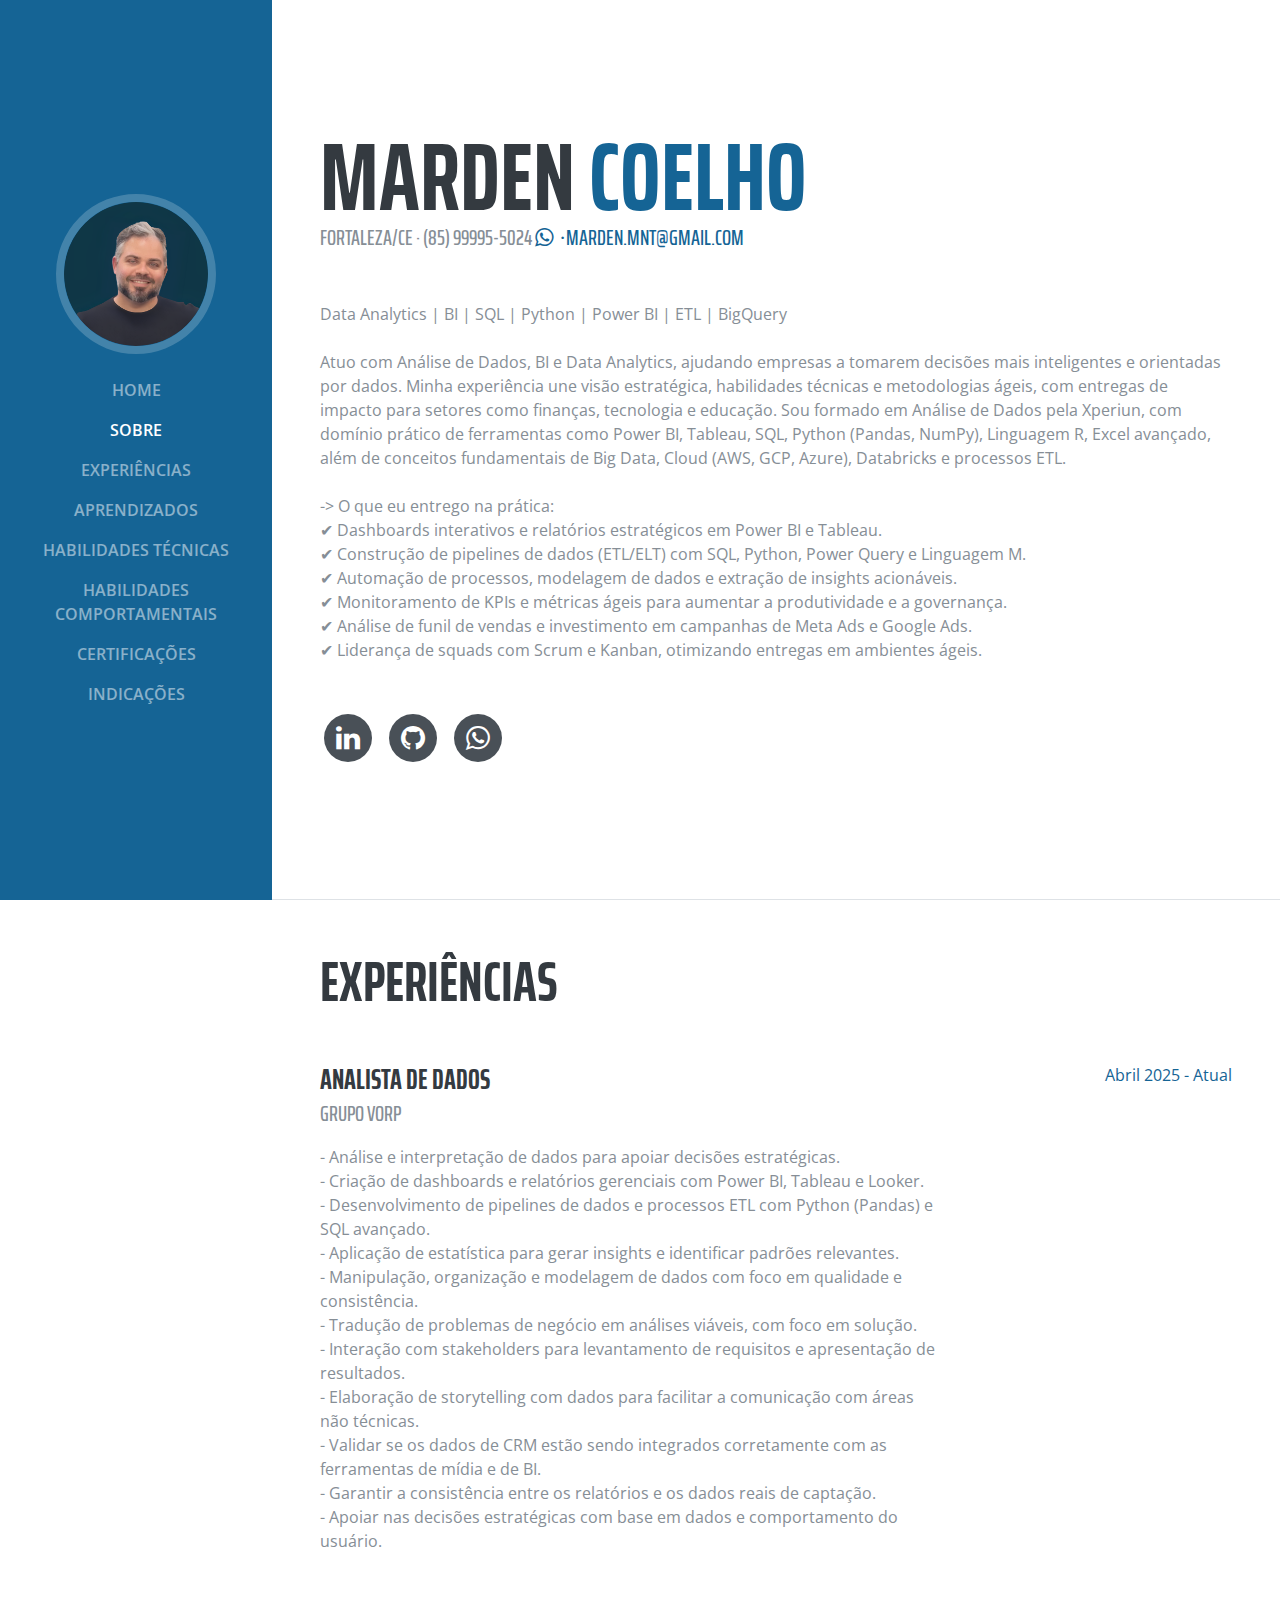
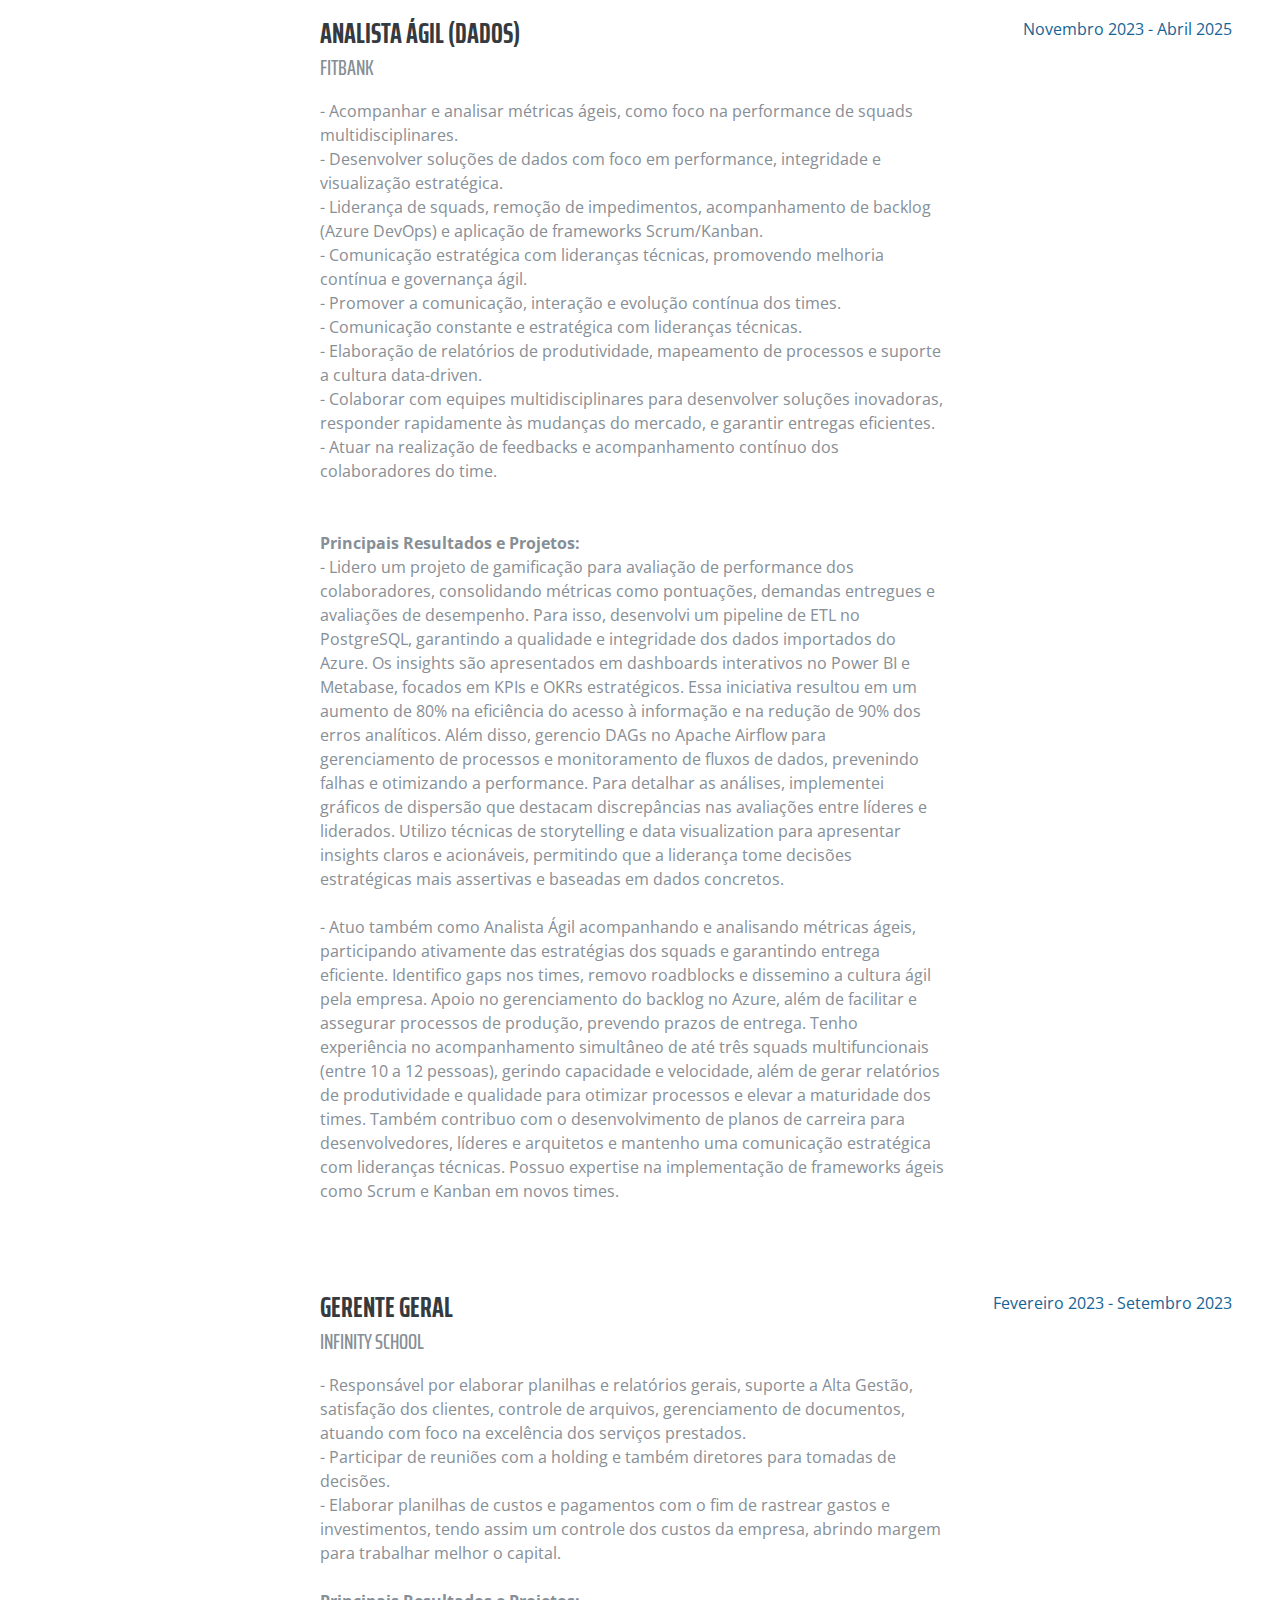
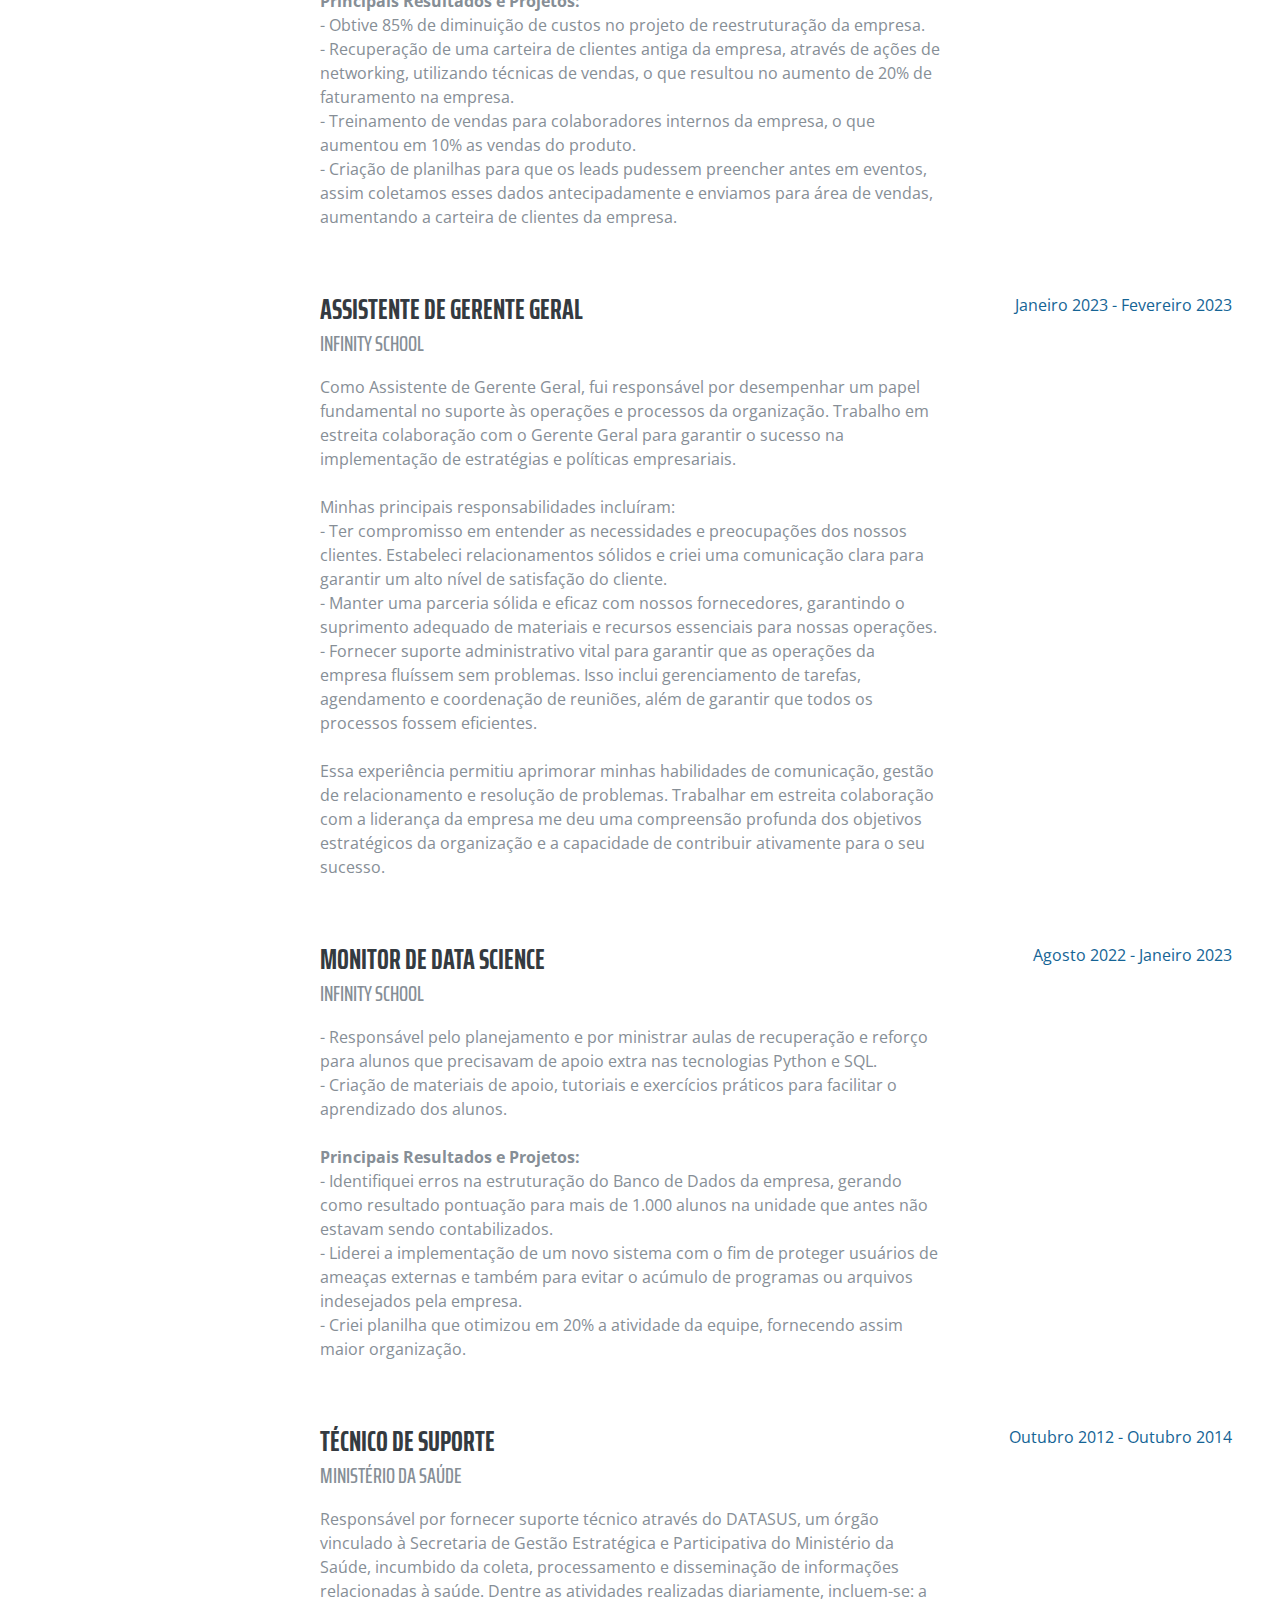
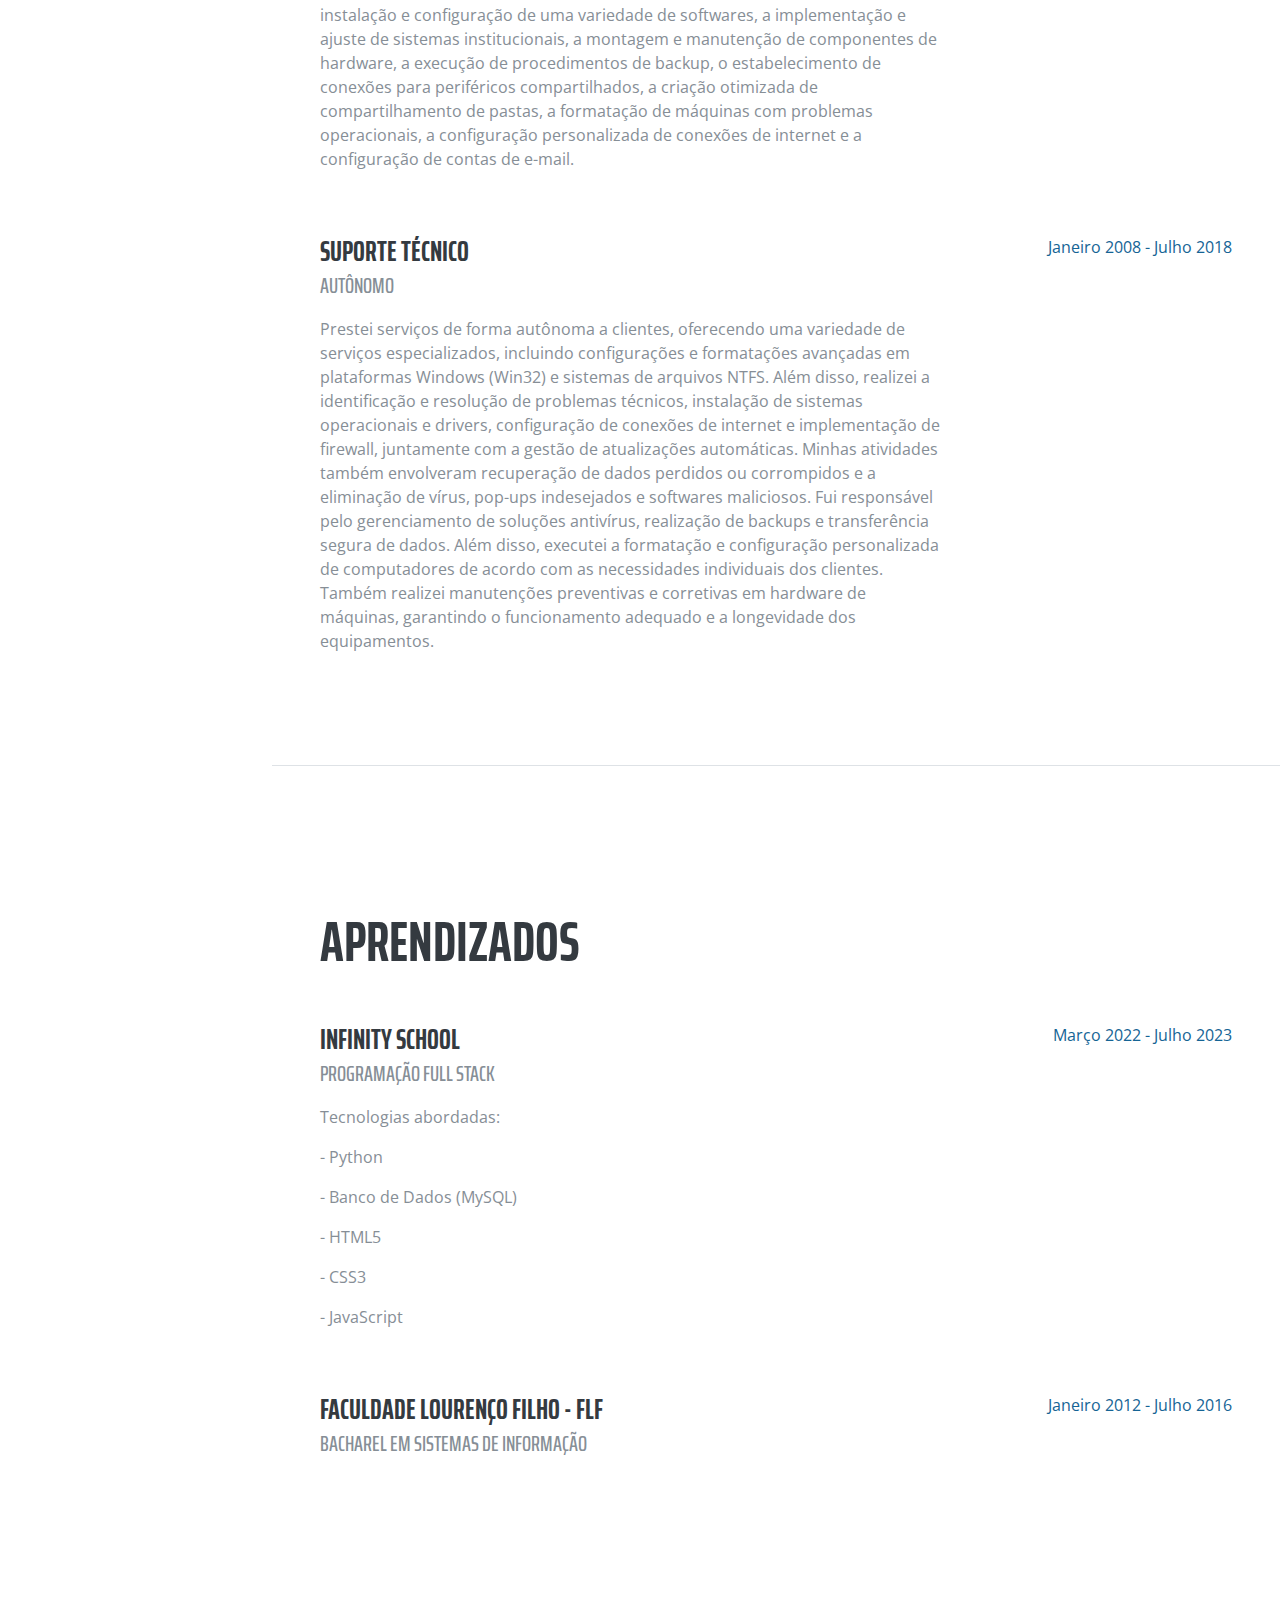
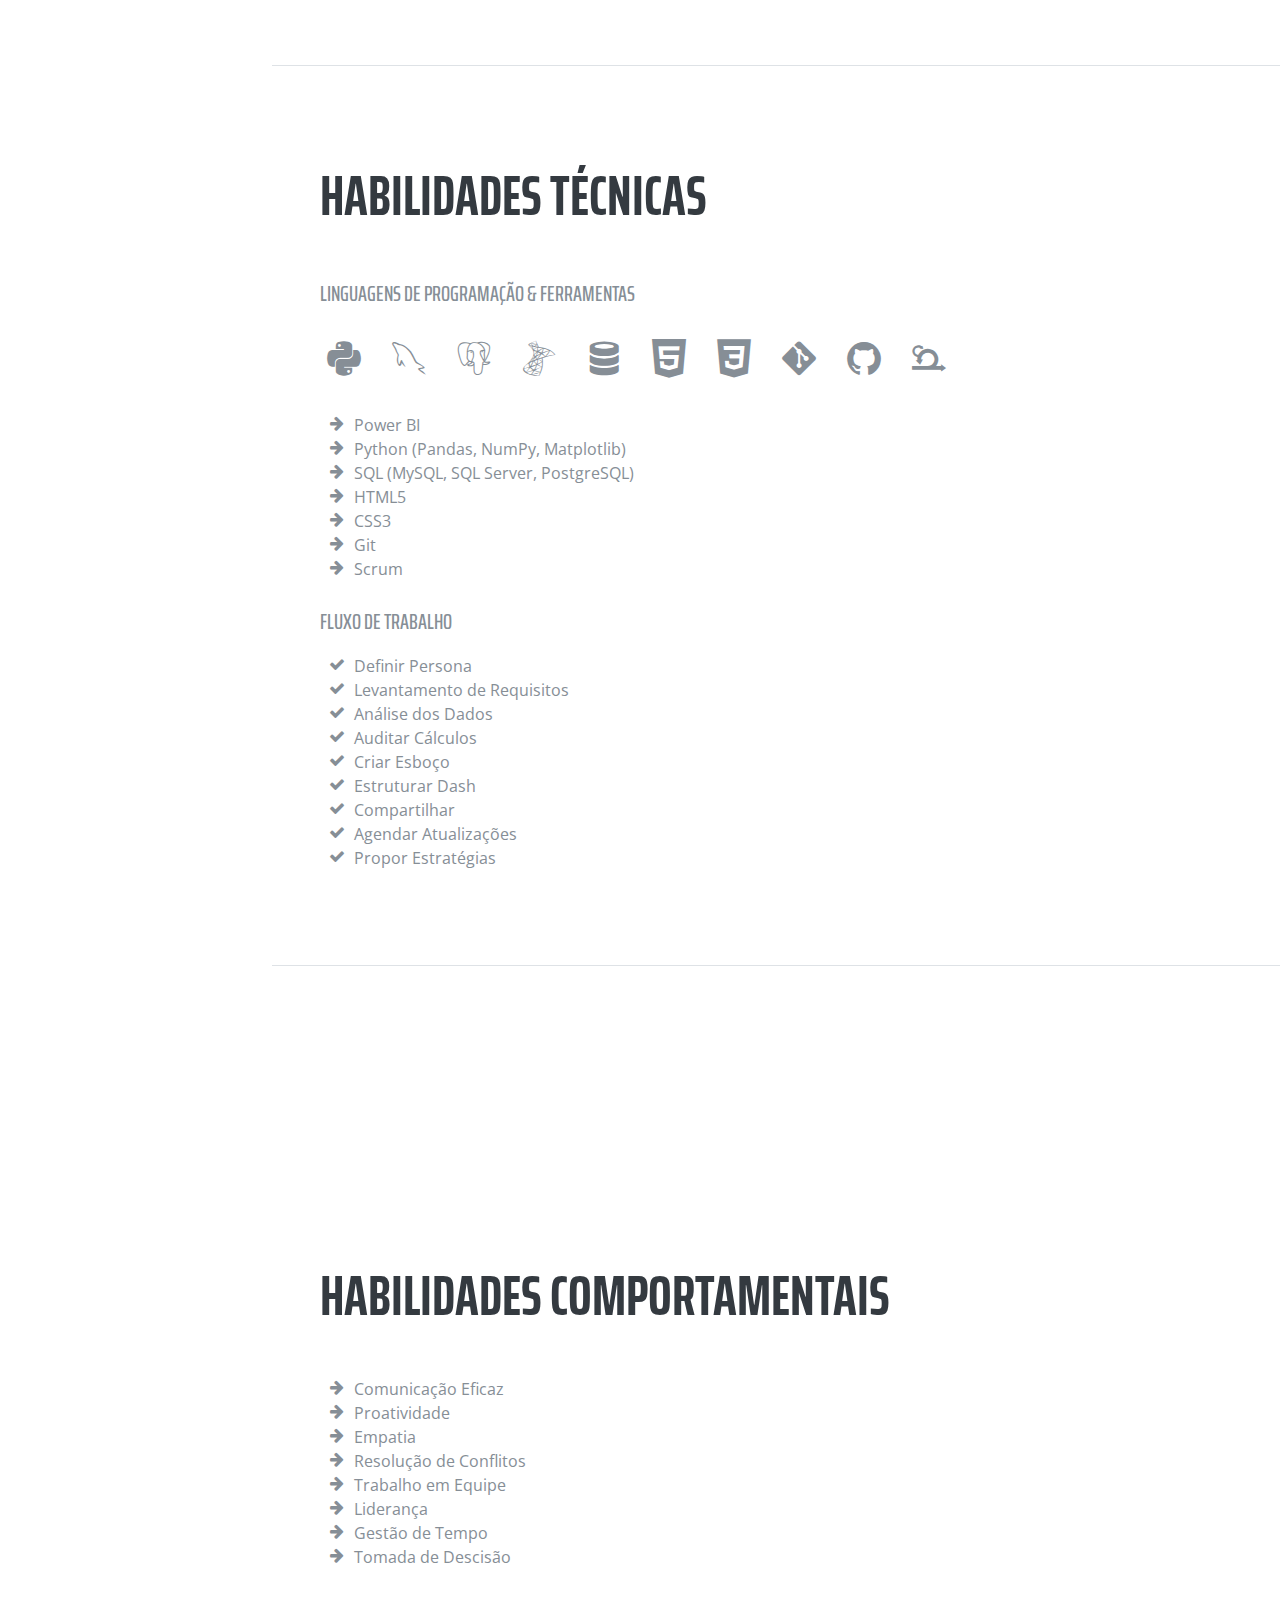
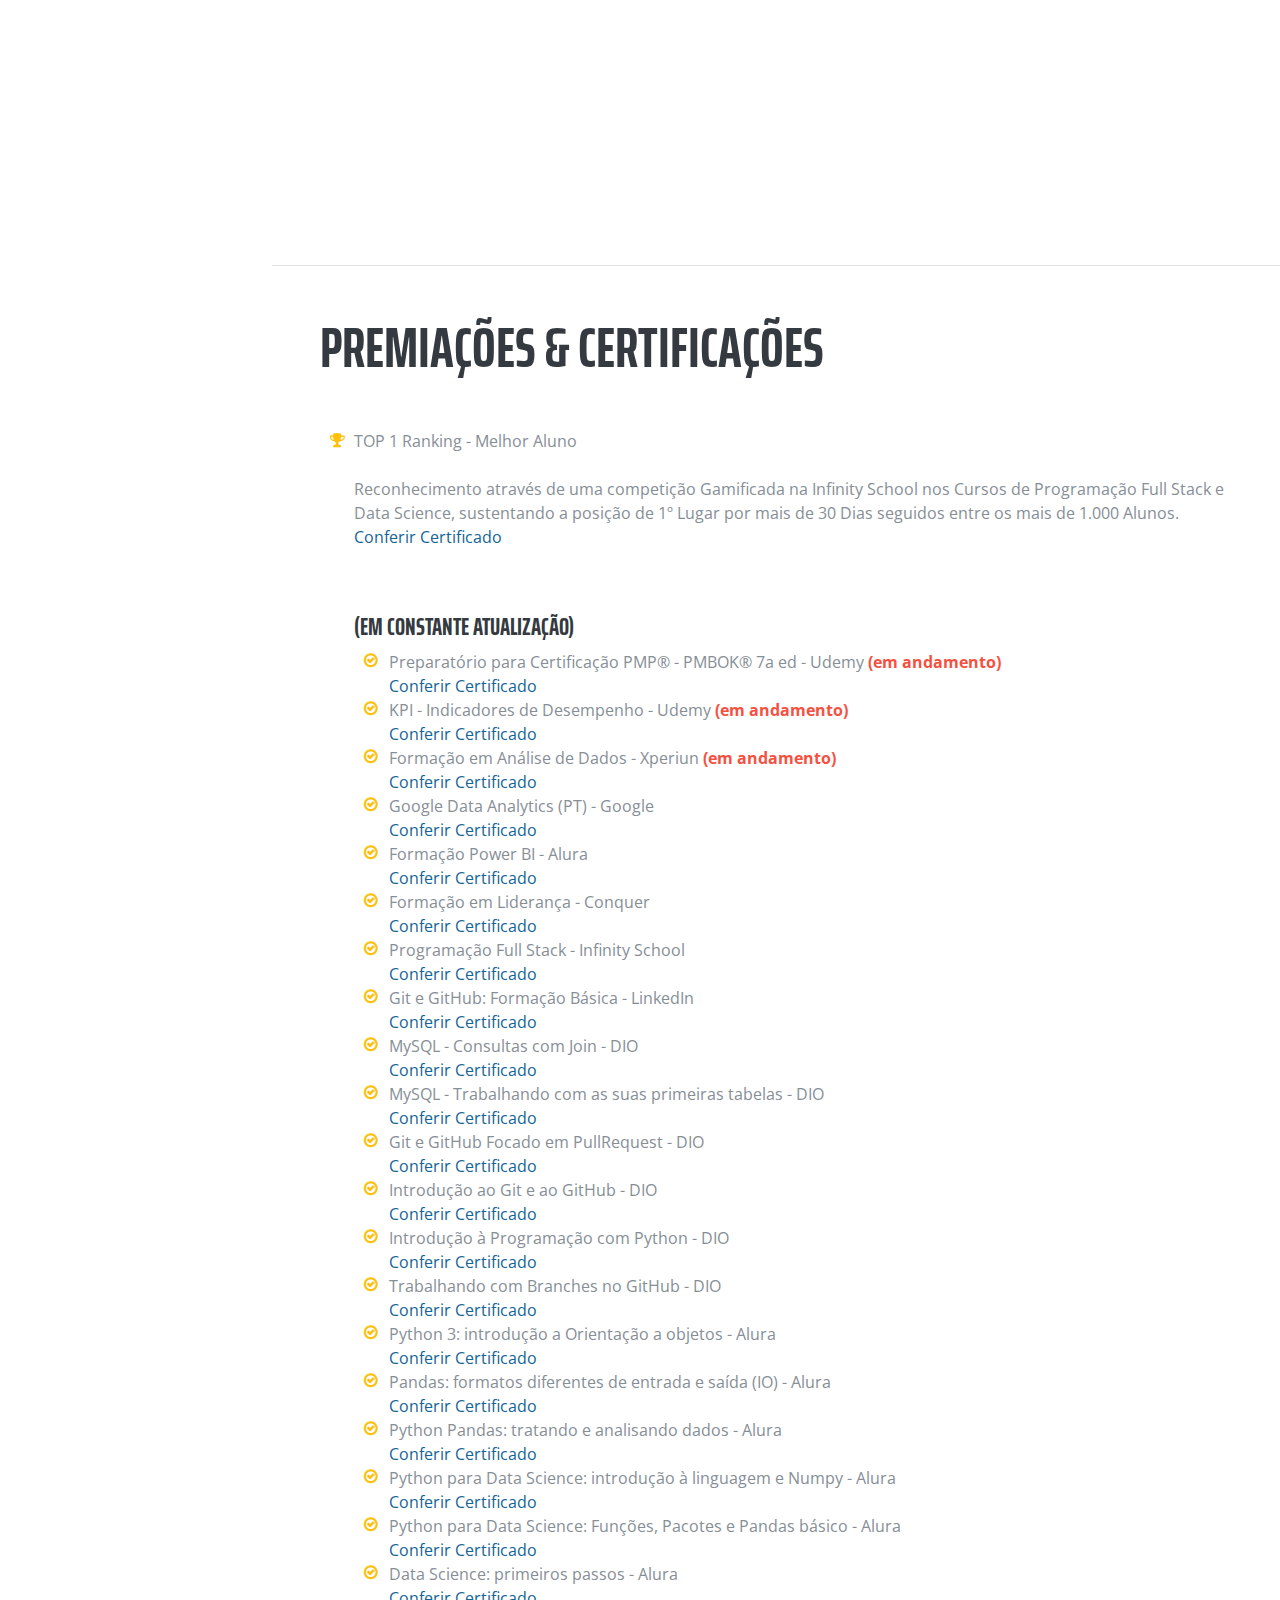
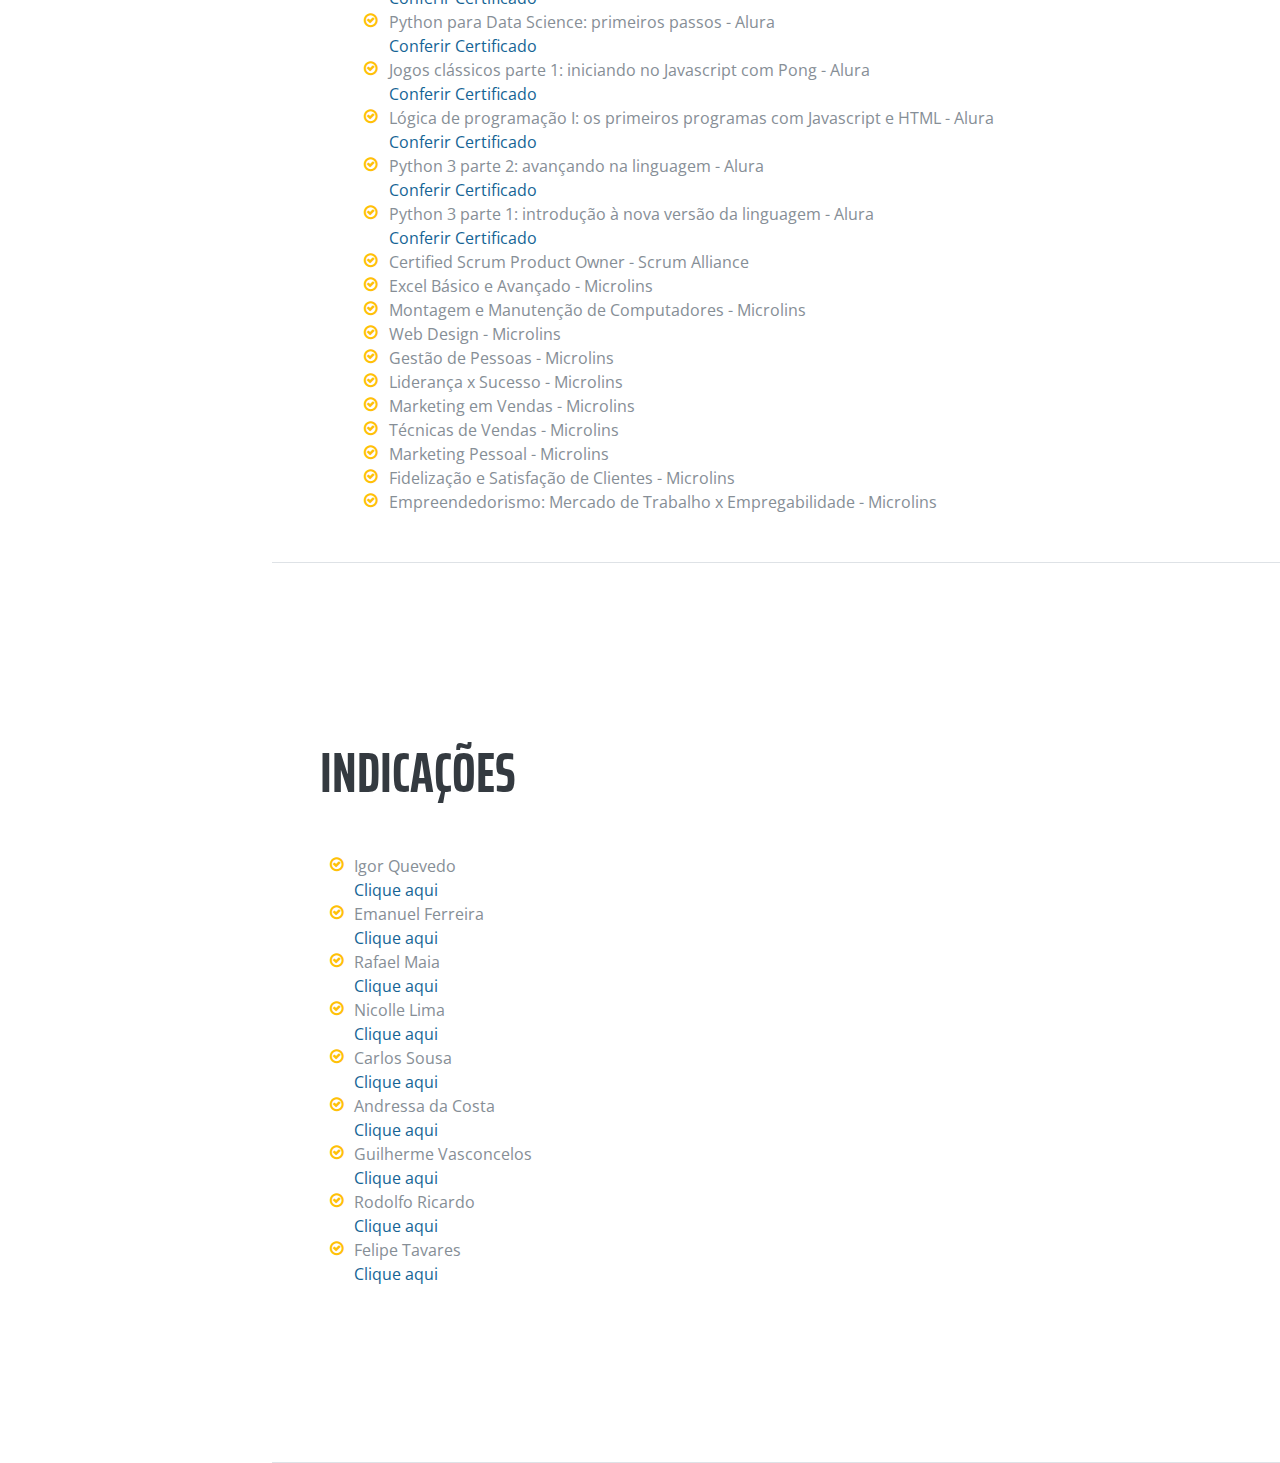
<file: curriculo.html>
<!DOCTYPE html>
<html lang="pt-br">

  <head>

    <meta charset="utf-8">
    <meta name="viewport" content="width=device-width, initial-scale=1, shrink-to-fit=no">
    <meta name="description" content="">
    <meta name="author" content="">

    <title>Marden Coelho</title>

    <!-- Bootstrap core CSS -->
    <link href="vendor/bootstrap/css/bootstrap.min.css" rel="stylesheet">

    <!-- Custom fonts for this template -->
    <link href="https://fonts.googleapis.com/css?family=Saira+Extra+Condensed:100,200,300,400,500,600,700,800,900" rel="stylesheet">
    <link href="https://fonts.googleapis.com/css?family=Open+Sans:300,300i,400,400i,600,600i,700,700i,800,800i" rel="stylesheet">
    <link href="vendor/font-awesome/css/font-awesome.min.css" rel="stylesheet">
    <link href="vendor/devicons/css/devicons.min.css" rel="stylesheet">
    <link href="vendor/simple-line-icons/css/simple-line-icons.css" rel="stylesheet">

    <!-- Custom styles for this template -->
    <link href="css/resume.min.css" rel="stylesheet">

  </head>

  <body id="page-top">

    <nav class="navbar navbar-expand-lg navbar-dark bg-primary fixed-top" id="sideNav">
      <a class="navbar-brand js-scroll-trigger" href="#page-top">
        <span class="d-block d-lg-none">Marden Coelho</span>
        <span class="d-none d-lg-block">
          <img class="img-fluid img-profile rounded-circle mx-auto mb-2" src="img/profile.png" alt="">
        </span>
      </a>
      <button class="navbar-toggler" type="button" data-toggle="collapse" data-target="#navbarSupportedContent" aria-controls="navbarSupportedContent" aria-expanded="false" aria-label="Toggle navigation">
        <span class="navbar-toggler-icon"></span>
      </button>
      <div class="collapse navbar-collapse" id="navbarSupportedContent">
        <ul class="navbar-nav">
          <li class="nav-item">
            <a class="nav-link js-scroll-trigger" href="index.html">Home</a>
          </li>
          <li class="nav-item">
            <a class="nav-link js-scroll-trigger" href="#about">Sobre</a>
          </li>
          <li class="nav-item">
            <a class="nav-link js-scroll-trigger" href="#experience">Experiências</a>
          </li>
          <li class="nav-item">
            <a class="nav-link js-scroll-trigger" href="#education">Aprendizados</a>
          </li>
          <li class="nav-item">
            <a class="nav-link js-scroll-trigger" href="#skills">Habilidades Técnicas</a>
          </li>
          <li class="nav-item">
            <a class="nav-link js-scroll-trigger" href="#interests">Habilidades Comportamentais</a>
          </li>
          <!--<li class="nav-item">
            <a class="nav-link js-scroll-trigger" href="projetos-power-bi.html">Portfólio</a>
          </li>-->
          <li class="nav-item">
            <a class="nav-link js-scroll-trigger" href="#awards">Certificações</a>
          </li>
          <li class="nav-item">
            <a class="nav-link js-scroll-trigger" href="#indication">Indicações</a>
          </li>        
        </ul>
      </div>
    </nav>

    <div class="container-fluid p-0">

      <section class="resume-section p-3 p-lg-5 d-flex flex-column" id="about">
        <div class="my-auto">
          <h1 class="mb-0">Marden
            <span class="text-primary">Coelho</span>
          </h1>
          <div class="subheading mb-5">Fortaleza/CE · (85) 99995-5024 <a target="_blank" href="https://wa.me/+5585999955024?text=Ol%C3%A1%20Marden!" i class="fa fa-whatsapp" aria-hidden="true"></i> ·
            <a href="mailto:name@email.com">marden.mnt@gmail.com</a>
          </div>
          <p class="mb-5">Data Analytics | BI | SQL | Python | Power BI | ETL | BigQuery
            <br><br>
            Atuo com Análise de Dados, BI e Data Analytics, ajudando empresas a tomarem decisões mais inteligentes e orientadas por dados. Minha experiência une visão estratégica, habilidades técnicas e metodologias ágeis, com entregas de impacto para setores como finanças, tecnologia e educação.

            Sou formado em Análise de Dados pela Xperiun, com domínio prático de ferramentas como Power BI, Tableau, SQL, Python (Pandas, NumPy), Linguagem R, Excel avançado, além de conceitos fundamentais de Big Data, Cloud (AWS, GCP, Azure), Databricks e processos ETL.<br><br>

            -> O que eu entrego na prática:<br>
            
            ✔ Dashboards interativos e relatórios estratégicos em Power BI e Tableau.<br>
            ✔ Construção de pipelines de dados (ETL/ELT) com SQL, Python, Power Query e Linguagem M.<br>
            ✔ Automação de processos, modelagem de dados e extração de insights acionáveis.<br>
            ✔ Monitoramento de KPIs e métricas ágeis para aumentar a produtividade e a governança.<br>
            ✔ Análise de funil de vendas e investimento em campanhas de Meta Ads e Google Ads.<br>
            ✔ Liderança de squads com Scrum e Kanban, otimizando entregas em ambientes ágeis.<br>

          <ul class="list-inline list-social-icons mb-0">
            <li class="list-inline-item">
              <a target="_blank" href="https://www.linkedin.com/in/mardenmnt/">
                <span class="fa-stack fa-lg">
                  <i class="fa fa-circle fa-stack-2x"></i>
                  <i class="fa fa-linkedin fa-stack-1x fa-inverse"></i>
                </span>
              </a>
            </li>
            <li class="list-inline-item">
              <a target="_blank" href="https://github.com/mardenmnt">
                <span class="fa-stack fa-lg">
                  <i class="fa fa-circle fa-stack-2x"></i>
                  <i class="fa fa-github fa-stack-1x fa-inverse"></i>
                </span>
              </a>
            </li>
            <li class="list-inline-item">
              <a target="_blank" href="https://wa.me/+5585999955024?text=Ol%C3%A1%20Marden!">
                <span class="fa-stack fa-lg">
                  <i class="fa fa-circle fa-stack-2x"></i>
                  <i class="fa fa-whatsapp fa-stack-1x fa-inverse"></i>
                </span>
              </a>
            </li>
            
            <!--<li class="list-inline-item">
              <a target="_blank" href="projetos-power-bi.html">
                <span class="fa-stack fa-lg">
                  <i class="fa fa-circle fa-stack-2x"></i>
                  <i class="fa fa fa-signal fa-stack-1x fa-inverse"></i>
                
                </span>
              </a>
            </li>-->
          </ul>
        </div>
      </section>

      <section class="resume-section p-3 p-lg-5 d-flex flex-column" id="experience">
        <div class="my-auto">
          <h2 class="mb-5">Experiências</h2>

          
          <div class="resume-item d-flex flex-column flex-md-row mb-5">
            <div class="resume-content mr-auto">
              <h3 class="mb-0">Analista de Dados</h3>
              <div class="subheading mb-3">Grupo Vorp</div>
              <p>
                - Análise e interpretação de dados para apoiar decisões estratégicas.<br>
                - Criação de dashboards e relatórios gerenciais com Power BI, Tableau e Looker.<br>
                - Desenvolvimento de pipelines de dados e processos ETL com Python (Pandas) e SQL avançado.<br>
                - Aplicação de estatística para gerar insights e identificar padrões relevantes.<br>
                - Manipulação, organização e modelagem de dados com foco em qualidade e consistência.<br>
                - Tradução de problemas de negócio em análises viáveis, com foco em solução.<br>
                - Interação com stakeholders para levantamento de requisitos e apresentação de resultados.<br>
                - Elaboração de storytelling com dados para facilitar a comunicação com áreas não técnicas.<br>
                - Validar se os dados de CRM estão sendo integrados corretamente com as ferramentas de mídia e de BI.<br>
                - Garantir a consistência entre os relatórios e os dados reais de captação.<br>
                - Apoiar nas decisões estratégicas com base em dados e comportamento do usuário.
              <!--<br><br>
                <b>Principais Resultados e Projetos:</b><br>
                
                - Lidero um projeto de gamificação para avaliação de performance dos colaboradores, consolidando métricas como pontuações, demandas entregues e avaliações de desempenho. Para isso, desenvolvi um pipeline de ETL no PostgreSQL, garantindo a qualidade e integridade dos dados importados do Azure. Os insights são apresentados em dashboards interativos no Power BI e Metabase, focados em KPIs e OKRs estratégicos. Essa iniciativa resultou em um aumento de 80% na eficiência do acesso à informação e na redução de 90% dos erros analíticos. Além disso, gerencio DAGs no Apache Airflow para gerenciamento de processos e monitoramento de fluxos de dados, prevenindo falhas e otimizando a performance. Para detalhar as análises, implementei gráficos de dispersão que destacam discrepâncias nas avaliações entre líderes e liderados. Utilizo técnicas de storytelling e data visualization para apresentar insights claros e acionáveis, permitindo que a liderança tome decisões estratégicas mais assertivas e baseadas em dados concretos.<br><br>-->
                </p>
            </div>
            <div class="resume-date text-md-right">
              <span class="text-primary">Abril 2025 - Atual</span>
            </div>
          </div>
          
          <div class="resume-item d-flex flex-column flex-md-row mb-5">
            <div class="resume-content mr-auto">
              <h3 class="mb-0">Analista Ágil (Dados)</h3>
              <div class="subheading mb-3">FitBank</div>
              <p>
                - Acompanhar e analisar métricas ágeis, como foco na performance de squads multidisciplinares.<br>
                - Desenvolver soluções de dados com foco em performance, integridade e visualização estratégica.<br>
                - Liderança de squads, remoção de impedimentos, acompanhamento de backlog (Azure DevOps) e aplicação de frameworks Scrum/Kanban.<br>
                - Comunicação estratégica com lideranças técnicas, promovendo melhoria contínua e governança ágil.<br>
                - Promover a comunicação, interação e evolução contínua dos times.<br>
                - Comunicação constante e estratégica com lideranças técnicas.<br>
                - Elaboração de relatórios de produtividade, mapeamento de processos e suporte a cultura data-driven.<br>
                - Colaborar com equipes multidisciplinares para desenvolver soluções inovadoras, responder rapidamente às mudanças do mercado, e garantir entregas eficientes.<br>
                - Atuar na realização de feedbacks e acompanhamento contínuo dos colaboradores do time.<br>

                <br><br>
                <b>Principais Resultados e Projetos:</b><br>
                
                - Lidero um projeto de gamificação para avaliação de performance dos colaboradores, consolidando métricas como pontuações, demandas entregues e avaliações de desempenho. Para isso, desenvolvi um pipeline de ETL no PostgreSQL, garantindo a qualidade e integridade dos dados importados do Azure. Os insights são apresentados em dashboards interativos no Power BI e Metabase, focados em KPIs e OKRs estratégicos. Essa iniciativa resultou em um aumento de 80% na eficiência do acesso à informação e na redução de 90% dos erros analíticos. Além disso, gerencio DAGs no Apache Airflow para gerenciamento de processos e monitoramento de fluxos de dados, prevenindo falhas e otimizando a performance. Para detalhar as análises, implementei gráficos de dispersão que destacam discrepâncias nas avaliações entre líderes e liderados. Utilizo técnicas de storytelling e data visualization para apresentar insights claros e acionáveis, permitindo que a liderança tome decisões estratégicas mais assertivas e baseadas em dados concretos.<br><br>

                - Atuo também como Analista Ágil acompanhando e analisando métricas ágeis, participando ativamente das estratégias dos squads e garantindo entrega eficiente. Identifico gaps nos times, removo roadblocks e dissemino a cultura ágil pela empresa. Apoio no gerenciamento do backlog no Azure, além de facilitar e assegurar processos de produção, prevendo prazos de entrega. Tenho experiência no acompanhamento simultâneo de até três squads multifuncionais (entre 10 a 12 pessoas), gerindo capacidade e velocidade, além de gerar relatórios de produtividade e qualidade para otimizar processos e elevar a maturidade dos times. Também contribuo com o desenvolvimento de planos de carreira para desenvolvedores, líderes e arquitetos e mantenho uma comunicação estratégica com lideranças técnicas. Possuo expertise na implementação de frameworks ágeis como Scrum e Kanban em novos times.<br><br>
                </p>
            </div>
            <div class="resume-date text-md-right">
              <span class="text-primary">Novembro 2023 - Abril 2025</span>
            </div>
          </div>

          <div class="resume-item d-flex flex-column flex-md-row mb-5">
            <div class="resume-content mr-auto">
              <h3 class="mb-0">Gerente Geral</h3>
              <div class="subheading mb-3">Infinity School</div>
              <p>
                - Responsável por elaborar planilhas e relatórios gerais, suporte a Alta Gestão, satisfação dos clientes, controle de arquivos, gerenciamento de documentos, atuando com foco na excelência dos serviços prestados.<br>
                - Participar de reuniões com a holding e também diretores para tomadas de decisões.<br>
                - Elaborar planilhas de custos e pagamentos com o fim de rastrear gastos e investimentos, tendo assim um controle dos custos da empresa, abrindo margem para trabalhar melhor o capital.
                
                <br><br>
                <b>Principais Resultados e Projetos:</b><br>
                
                - Obtive 85% de diminuição de custos no projeto de reestruturação da empresa.<br>
                - Recuperação de uma carteira de clientes antiga da empresa, através de ações de networking, utilizando técnicas de vendas, o que resultou no aumento de 20% de faturamento na empresa.<br>
                - Treinamento de vendas para colaboradores internos da empresa, o que aumentou em 10% as vendas do produto.<br>
                - Criação de planilhas para que os leads pudessem preencher antes em eventos, assim coletamos esses dados antecipadamente e enviamos para área de vendas, aumentando a carteira de clientes da empresa.
                </p>
            </div>
            <div class="resume-date text-md-right">
              <span class="text-primary">Fevereiro 2023 - Setembro 2023</span>
            </div>
          </div>

          <div class="resume-item d-flex flex-column flex-md-row mb-5">
            <div class="resume-content mr-auto">
              <h3 class="mb-0">Assistente de Gerente Geral</h3>
              <div class="subheading mb-3">Infinity School</div>
              <p>Como Assistente de Gerente Geral, fui responsável por desempenhar um papel fundamental no suporte às operações e processos da organização. Trabalho em estreita colaboração com o Gerente Geral para garantir o sucesso na implementação de estratégias e políticas empresariais.<br><br>

              Minhas principais responsabilidades incluíram:<br>
              
              - Ter compromisso em entender as necessidades e preocupações dos nossos clientes. Estabeleci relacionamentos sólidos e criei uma comunicação clara para garantir um alto nível de satisfação do cliente.<br>
              - Manter uma parceria sólida e eficaz com nossos fornecedores, garantindo o suprimento adequado de materiais e recursos essenciais para nossas operações.<br>
              - Fornecer suporte administrativo vital para garantir que as operações da empresa fluíssem sem problemas. Isso inclui gerenciamento de tarefas, agendamento e coordenação de reuniões, além de garantir que todos os processos fossem eficientes.<br><br>
              
              Essa experiência permitiu aprimorar minhas habilidades de comunicação, gestão de relacionamento e resolução de problemas. Trabalhar em estreita colaboração com a liderança da empresa me deu uma compreensão profunda dos objetivos estratégicos da organização e a capacidade de contribuir ativamente para o seu sucesso.</p>
            </div>
            <div class="resume-date text-md-right">
              <span class="text-primary">Janeiro 2023 - Fevereiro 2023</span>
            </div>
          </div>

          <div class="resume-item d-flex flex-column flex-md-row mb-5">
            <div class="resume-content mr-auto">
              <h3 class="mb-0">Monitor de Data Science</h3>
              <div class="subheading mb-3">Infinity School</div>
              <p>
                - Responsável pelo planejamento e por ministrar aulas de recuperação e reforço para alunos que precisavam de apoio extra nas tecnologias Python e SQL.<br>
                - Criação de materiais de apoio, tutoriais e exercícios práticos para facilitar o aprendizado dos alunos.

                
                <br><br>
                <b>Principais Resultados e Projetos:</b><br>
                
                - Identifiquei erros na estruturação do Banco de Dados da empresa, gerando como resultado pontuação para mais de 1.000 alunos na unidade que antes não estavam sendo contabilizados.<br>
                - Liderei a implementação de um novo sistema com o fim de proteger usuários de ameaças externas e também para evitar o acúmulo de programas ou arquivos indesejados pela empresa.<br>
                - Criei planilha que otimizou em 20% a atividade da equipe, fornecendo assim maior organização.

                </p>
            </div>
            <div class="resume-date text-md-right">
              <span class="text-primary">Agosto 2022 - Janeiro 2023</span>
            </div>
          </div>

          <div class="resume-item d-flex flex-column flex-md-row mb-5">
            <div class="resume-content mr-auto">
              <h3 class="mb-0">Técnico de Suporte</h3>
              <div class="subheading mb-3">Ministério da Saúde</div>
              <p>Responsável por fornecer suporte técnico através do DATASUS, um órgão vinculado à Secretaria de Gestão Estratégica e Participativa do Ministério da Saúde, incumbido da coleta, processamento e disseminação de informações relacionadas à saúde. Dentre as atividades realizadas diariamente, incluem-se: a instalação e configuração de uma variedade de softwares, a implementação e ajuste de sistemas institucionais, a montagem e manutenção de componentes de hardware, a execução de procedimentos de backup, o estabelecimento de conexões para periféricos compartilhados, a criação otimizada de compartilhamento de pastas, a formatação de máquinas com problemas operacionais, a configuração personalizada de conexões de internet e a configuração de contas de e-mail.</p>
            </div>
            <div class="resume-date text-md-right">
              <span class="text-primary">Outubro 2012 - Outubro 2014</span>
            </div>
          </div>

          <div class="resume-item d-flex flex-column flex-md-row mb-5">
            <div class="resume-content mr-auto">
              <h3 class="mb-0">Suporte Técnico</h3>
              <div class="subheading mb-3">Autônomo</div>
              <p>Prestei serviços de forma autônoma a clientes, oferecendo uma variedade de serviços especializados, incluindo    configurações e formatações avançadas em plataformas Windows (Win32) e sistemas de arquivos NTFS. Além disso, realizei a identificação e resolução de problemas técnicos, instalação de sistemas operacionais e drivers, configuração de conexões de internet e implementação de firewall, juntamente com a gestão de atualizações automáticas.

              Minhas atividades também envolveram recuperação de dados perdidos ou corrompidos e a eliminação de vírus, pop-ups indesejados e softwares maliciosos. Fui responsável pelo gerenciamento de soluções antivírus, realização de backups e transferência segura de dados.
                
              Além disso, executei a formatação e configuração personalizada de computadores de acordo com as necessidades individuais dos clientes. Também realizei manutenções preventivas e corretivas em hardware de máquinas, garantindo o funcionamento adequado e a longevidade dos equipamentos.
                </p>
            </div>
            <div class="resume-date text-md-right">
              <span class="text-primary">Janeiro 2008 - Julho 2018</span>
            </div>
          </div>
          

        </div>

      </section>

      <section class="resume-section p-3 p-lg-5 d-flex flex-column" id="education">
        <div class="my-auto">
          <h2 class="mb-5">Aprendizados</h2>

          <div class="resume-item d-flex flex-column flex-md-row mb-5">
            <div class="resume-content mr-auto">
              <h3 class="mb-0">Infinity School</h3>
              <div class="subheading mb-3">Programação Full Stack</div>
              <div>Tecnologias abordadas:</div>
              <p></p>
              <p>- Python</p>
              <p>- Banco de Dados (MySQL)</p>
              <p>- HTML5</p>
              <p>- CSS3</p>
              <p>- JavaScript</p>

            </div>
            <div class="resume-date text-md-right">
              <span class="text-primary">Março 2022 - Julho 2023</span>
            </div>
          </div>

          <div class="resume-item d-flex flex-column flex-md-row mb-5">
            <div class="resume-content mr-auto">
              <h3 class="mb-0">Faculdade Lourenço Filho - FLF</h3>
              <div class="subheading mb-3">Bacharel em Sistemas de Informação</div>
              <!--<div>Computer Science - Web Development Track</div>
              <p>GPA: 3.23</p>-->
            </div>
            <div class="resume-date text-md-right">
              <span class="text-primary">Janeiro 2012 - Julho 2016</span>
            </div>
          </div>

        </div>
      </section>

      <section class="resume-section p-3 p-lg-5 d-flex flex-column" id="skills">
        <div class="my-auto">
          <h2 class="mb-5">Habilidades Técnicas</h2>

          <div class="subheading mb-3">Linguagens de Programação &amp; Ferramentas</div>
                     

          <ul class="list-inline list-icons">
            <li class="list-inline-item">
              <i class="devicons devicons-python"></i>
            </li>
            <li class="list-inline-item">
              <i class="devicons devicons-mysql"></i>
            </li>
            <li class="list-inline-item">
              <i class="devicons devicons-postgresql"></i>
            </li>
           <li class="list-inline-item">
            <i class="devicons devicons-msql_server"></i>
          </li>
           <li class="list-inline-item">
             <i class="devicons devicons-database"></i>
           </li>
            <li class="list-inline-item">
              <i class="devicons devicons-html5"></i>
            </li>
            <li class="list-inline-item">
              <i class="devicons devicons-css3"></i>
            </li>
            <li class="list-inline-item">
              <i class="devicons devicons-git"></i>
            </li>
            <li class="list-inline-item">
              <i class="devicons devicons-github_badge"></i>
            </li>
            <li class="list-inline-item">
              <i class="devicons devicons-scrum"></i>
            </li>   
          </ul>
  
          <ul class="fa-ul mb-0">
            <li>
              <i class="fa-li fa fa-arrow-right"></i>
              Power BI
            </li>
            <li>
              <i class="fa-li fa fa-arrow-right"></i>
              Python (Pandas, NumPy, Matplotlib)
            </li>
            <li>
              <i class="fa-li fa fa-arrow-right"></i>
              SQL (MySQL, SQL Server, PostgreSQL)
            </li>
            <li>
              <i class="fa-li fa fa-arrow-right"></i>
              HTML5
            </li>
            <li>
              <i class="fa-li fa fa-arrow-right"></i>
              CSS3
            </li>
            <li>
              <i class="fa-li fa fa-arrow-right"></i>
              Git
            </li>
            <li>
              <i class="fa-li fa fa-arrow-right"></i>
              Scrum
            </li>
          </ul>

          <br>
        <div class="subheading mb-3">Fluxo de Trabalho</div>
        <ul class="fa-ul mb-0">
            <li>
              <i class="fa-li fa fa-check"></i>
              Definir Persona
            </li>
            <li>
              <i class="fa-li fa fa-check"></i>
              Levantamento de Requisitos
            </li>
            <li>
              <i class="fa-li fa fa-check"></i>
              Análise dos Dados
            </li>
            <li>
              <i class="fa-li fa fa-check"></i>
              Auditar Cálculos
            </li>
            <li>
              <i class="fa-li fa fa-check"></i>
              Criar Esboço
            </li>
            <li>
              <i class="fa-li fa fa-check"></i>
              Estruturar Dash
            </li>
            <li>
              <i class="fa-li fa fa-check"></i>
              Compartilhar
            </li>
            <li>
              <i class="fa-li fa fa-check"></i>
              Agendar Atualizações
            </li>
            <li>
              <i class="fa-li fa fa-check"></i>
              Propor Estratégias
            </li>
          </ul>
        </div>
      </section>

      <section class="resume-section p-3 p-lg-5 d-flex flex-column" id="interests">
        <div class="my-auto">
          <h2 class="mb-5">Habilidades Comportamentais</h2>
          <!--<p>Com experiência na área de suporte e redes. Agora busco novos caminhos dentro da programação, para que assim possa solucionar problemas e tornar desejos em realidade, através da criação de sistemas. Busco por resoluções de problemas e realizações de desejos no mundo da programação.</p>
          <p class="mb-0"><b>Soft Skills:</b>-->  
            
          <ul class="fa-ul mb-0">
            <li>
              <i class="fa-li fa fa-arrow-right"></i>
              Comunicação Eficaz
            </li>
            <li>
              <i class="fa-li fa fa-arrow-right"></i>
              Proatividade
            </li>
            <li>
              <i class="fa-li fa fa-arrow-right"></i>
              Empatia
            </li>
            <li>
              <i class="fa-li fa fa-arrow-right"></i>
              Resolução de Conflitos
            </li>
            <li>
              <i class="fa-li fa fa-arrow-right"></i>
              Trabalho em Equipe
            </li>
            <li>
              <i class="fa-li fa fa-arrow-right"></i>
              Liderança
            </li>
            <li>
              <i class="fa-li fa fa-arrow-right"></i>
              Gestão de Tempo
            </li>
            <li>
              <i class="fa-li fa fa-arrow-right"></i>
              Tomada de Descisão
            </li>
          </ul>
        </div>
      </section>
      <!--
      <section class="resume-section p-3 p-lg-5 d-flex flex-column" id="portfolio">
        <div class="my-auto">
          <h2 class="mb-5">Portfólio</h2>
          
          <section class="resume-section p-3 p-lg-5 d-flex flex-column">
            <div class="my-auto">  
            <h3 class="mb-0" style="text-align: left;">Spotify</h3><br>
              <table>
                <tr>
                  <div style="font-size: 15px;">
                    Esse projeto desenvolvi através de uma integração via API com o Spotify, importei os dados e tratei o que foi necessário.<br><br>
                    Observações gerais:<br>
                    <b>1)</b> A análise foi feita baseada na última semana e ela ficará atualizando conforme o tempo, não fiz com toda base existente do Spotify, porque meu note poderia pegar fogo com milhões de milhões de linhas. 😅<br>
                    <b>2)</b> Os códigos podem ser clicado ou escaneados pelo app do Spotify e você terá acesso às musicas e também aos artistas.<br>
                    <b>3)</b> Cores: verde claro (músicas), verde escuro (artistas)<br><br>

                    ➡️ VISÃO: GERAL<br>
                    🔶 Características gerais: Contagem de músicas, países, artistas e álbuns<br>
                    🔶 Qtd músicas na última semana: Gráfico de linhas que mostra através da semana a quantidade de músicas identificadas no período.<br>
                    🔶 Músicas explícitas: Análise em gráfico de barras sobre a quantidade de músicas explícitas em relação as demais. E é nítido que comporta mais da metade das demais.<br>
                    🔶 Tabelas de Rank: No Spotify tem rank dos artistas, eu somei as notas de cada um nos países, gerando um total e fazendo comparativo a nível Global e Brasil.<br><br>

                    ➡️ VISÃO: Análise músicas<br>
                    🔶 Músicas populares: Fiz uma soma das notas de cada música e organizei em um gráfico de barras para ter o TOP 10.<br>
                    🔶 Rank diário e Semanal: No Spotify tem um rank que pode ser diário ou semanal, informando o quanto a música ou artista ficou em determinada posição.<br>
                    🔶 Qtd músicas mensal: Gráfico de linhas que mostra a quantidade de músicas mensal, conseguimos assim tirar insights valiosos.<br><br>

                    ➡️ VISÃO: Análise artistas<br>
                    🔶 Qtd álbuns / artista: Em gráfico de barras organizei (a nível global) os artistas com mais álbuns identificados.<br>
                    🔶 Rank diário e Semanal: No Spotify tem um rank que pode ser diário ou semanal, informando o quanto a música ou artista fica em determinada posição.<br>
                    🔶 Artistas mais populares: A nível global organizei os artistas mais populares, através das notas que eles receberam no período.<br>
                    🔶 Variação semanal: Um artista e música tem variação de suas posições, com isso criei um gráfico para saber os que flutuam mais e comparar depois com os populares e ter ideia se eles tem alguma relação ou não.<br><br>

                    ➡️ VISÃO: Variação artistas<br>
                    🔶 Variação rank Global, EUA e Brasil: Reuni todos artistas que mais tem flutuação separando por Global, EUA e Brasil fazendo comparação em relação ao total de cada localidade para ter percentual.<br><br>

                    ➡️ VISÃO: Popularidade músicas<br>
                    🔶 Popularidade Global, EUA e Brasil: Reuni todas músicas que mais tem popularidade separando por Global, EUA e Brasil.<br>
                    🔶 Mapa: A base tem muitos países e como muitos não seriam relevantes para a análise, coloquei esse mapa para mostrar os países envolvidos nessa base de dados.<br><br>
                    
                </div>
                  <td><iframe title="spotify" width="1000" height="473.5" src="https://app.powerbi.com/view?r=eyJrIjoiNGVjOTM0NDQtZjA0ZC00MzJhLTk2ZDMtNjEzOWM1MjRlZjg3IiwidCI6ImEyYTE1ZTA1LWY2MjYtNDVhZi05MTkyLThlNDM2OTk2MjljZiJ9&pageName=ReportSection6b546ca5608ca909b6dd" frameborder="0" allowFullScreen="true"></iframe></td>
                </tr>
              </table>
            </div>
          </section>


          <section class="resume-section p-3 p-lg-5 d-flex flex-column">
            <div class="my-auto">  
            <h3 class="mb-0" style="text-align: left;">Engenex Solutions</h3><br>
              <table>
                <tr>
                  <div style="font-size: 15px;">
                    Esse é uma projeto desenvolvido para construções em geral, ele tem três páginas principais. Características, Financeiro e Gantt, o painel está destinado a projetos de engenharia para acompanhar como está a evolução de cada etapa.<br><br> 
                    
                    ➡️ VISÃO: GERAL<br>
                    
                    🔶 Características gerais: tipo da obra, altura de cada construção, quantidade de andares, quantidade de elevadores.
                    <br>
                    🔶 Planejado x Realizado: Gráfico de colunas com um comparativo entre custo realizado e custo planejado, podendo analisar como está sendo investido o valor aplicado e se está de acordo com o que foi planejado, caso não esteja conseguimos verificar e reverter para não ser tão discrepante do custo planejado.
                    <br>
                    🔶 Curva S: Graficamente a curva S representa o acúmulo das distribuições de determinado fator da produção como: mão de obra, equipamentos e materiais. Temos um comparativo geral dos custos planejado, realizado e o total acumulado de cada um deles podendo verificar a distância entre os acúmulos e identificar uma situação negativa, podendo reverter antes que se concretize ou perdure por muito tempo.
                    <br><br>
                    
                    ➡️ VISÃO: Financeiro<br>
                    
                    🔶 Características financeiras: tipo da obra, orçamento total para a obra e total realizado.
                    <br>
                    🔶 Indicador KPI: são os Indicadores-Chave de Desempenho observados por um negócio. São valores quantitativos fundamentais que medem os seus principais processos internos. Nesse caso é um comparativo entre o custo planejado e o realizado, tendo como objetivo o custo planejado, caso fique acima disso será algo negativa (teve custo acima do esperado), se ficar abaixo será positivo (teve custo abaixo do esperado) e também informa a porcentagem de diferença.
                    <br>
                    🔶 Etapas realizadas: conseguimos ver as etapas da obra e os respectivos custos, podendo assim verificar onde teve maior custo e se teve tal necessidade ou poderia ter diminuido e investido em outra etapa.
                    <br>
                    🔶 Etapas detalhamento: verificamos cada etapa com o total planejado, realizado e se a porcentagem de custo realizado em relação ao planejado ficou acima (ruim) ou abaixo (bom), outro mmodo para verificar se os custos estão acima do esperado e onde exatamente teve maior custo ou menor.
                    <br>
                    🔶 Localização: um mapa navegável que ilustra onde a construção está localizada.
                    <br><br>
                    
                    ➡️ VISÃO: Gantt<br>
                    
                    🔶 Gantt: O diagrama de Gantt é uma representação gráfica do progresso de um projeto, similar às metodologias Kanban e Scrum. Ele destaca a priorização das tarefas e permite identificar a duração de cada etapa, ajudando a controlar o tempo e evitar custos adicionais.<br><br>
                    
                </div>
                  <td><iframe title="bem coberto" width="1000" height="473.5" src="https://app.powerbi.com/view?r=eyJrIjoiYjFjMzEzZjktYmRjNC00ZWY4LWFjMzItNzNlYzkwODNiN2RiIiwidCI6ImEyYTE1ZTA1LWY2MjYtNDVhZi05MTkyLThlNDM2OTk2MjljZiJ9&pageName=ReportSection85b51dda1b1be5f5612e" frameborder="0" allowFullScreen="true"></iframe></td>
                </tr>
              </table>
            </div>
          </section>
          
          <section class="resume-section p-3 p-lg-5 d-flex flex-column">
            <div class="my-auto">  
            <h3 class="mb-0" style="text-align: left;">Bem Coberto</h3><br>
              <table>
                <tr>
                  <div style="font-size: 15px;">O projeto desenvolvido concentra-se nas áreas de vendas e marketing, voltado para uma empresa que comercializa planos de saúde. Seu objetivo é fornecer uma visão abrangente do desempenho de vendas e retornos, com base na análise dos investimentos em cada canal de aquisição de leads. O projeto engloba três páginas navegáveis: Principal, Leads e Vendas.<br><br>

                  Na página Principal, são fornecidas informações-chave, como a Taxa de Eficiência para avaliar a eficácia das equipes de vendas, a Quantidade de Leads Inválidos e Repetidos para identificar e corrigir dados incorretos na base, o Faturamento para obter uma visão geral do desempenho da empresa e a Variação do Faturamento em relação a períodos anteriores. Além disso, são apresentados dados sobre a Quantidade de Leads e Vidas (vendas) por canal de aquisição, a Quantidade de Leads por Horário e o Faturamento por fornecedor (canal de venda).<br><br>

                  Na página Leads, são destacadas métricas relacionadas aos leads, como Quantidade Total de Leads, Média de Leads por Dia, Porcentagem de Leads Inválidos e Repetidos e o Investimento em Marketing. Também são apresentados dados sobre Leads por Equipe e Estado, bem como uma Matriz de comparativo de Canais de Aquisição, Eficiência, Variação de Leads e Investimento, tanto por equipe quanto por status.<br><br>

                  Na página Vendas, o foco é no desempenho de vendas, incluindo informações sobre Faturamento, Retorno sobre o Investimento (ROI), Porcentagem de Fechamentos, Tempo Médio de Conversão e a Quantidade de Vidas (vendas) no Período. Há também um comparativo entre Faturamento e Investimento, Total de Vidas por Dia e Matrizes de comparativo de Canais de Aquisição, Leads Aproveitados, Quantidade de Leads, Eficiência e Tempo de Conversão, tanto por equipe quanto por status.<br><br>

                  O projeto é uma ferramenta valiosa para a empresa, fornecendo uma análise abrangente de seu desempenho em vendas e marketing, permitindo tomar decisões informadas com base nos dados coletados e analisados. Além disso, oferece a capacidade de identificar áreas que necessitam de ajustes e melhorias, garantindo a eficácia e o sucesso contínuo do negócio.<br><br>
                </div>
                  <td><iframe title="bem coberto" width="1000" height="473.5" src="https://app.powerbi.com/view?r=eyJrIjoiOTJhMTFmYmYtYzVlOS00NzM4LWIzMDgtYjdkMTI2YjE2NTY4IiwidCI6ImEyYTE1ZTA1LWY2MjYtNDVhZi05MTkyLThlNDM2OTk2MjljZiJ9" frameborder="0" allowFullScreen="true"></iframe></td>
                </tr>
              </table>
            </div>
          </section>

          <section class="resume-section p-3 p-lg-5 d-flex flex-column">
            <div class="my-auto">            
              
              <h3 class="mb-0" style="text-align: left;">ImportCars</h3><br>
              <table>
                <tr>
                  <div style="font-size: 15px;">
                    Realizei uma análise da empresa ImportCars, com o objetivo de compreender o desempenho financeiro geral, bem como o panorama de vendas de modelos e marcas. Além disso, busquei identificar a localização dos clientes para futuras campanhas de marketing e avaliar se as metas estavam sendo atingidas, comparando o desempenho com o ano anterior.<br><br>

                    Para resolver essas questões, foram implementadas várias soluções, incluindo a criação de filtros para segmentação por ano, mês e marca. Além disso, foram utilizados cartões informativos para destacar as marcas e modelos mais vendidos. Gráficos de diferentes tipos, como Cascata, Pizza, Colunas, Faixas e Barras, foram aplicados para apresentar o faturamento, comparações entre anos, comportamento das marcas e modelos mais populares. Um mapa interativo com bolhas foi usado para identificar as regiões com maior ou menor faturamento, indicado pelo tamanho das bolhas. O recurso de Drill Down permitiu uma análise mais detalhada em várias dessas áreas.<br><br>
                  </div> 
                  <td><iframe title="RelatórioVendas" width="1000" height="473.5" src="https://app.powerbi.com/view?r=eyJrIjoiMjBhYTcyOTMtZjAyYy00OTE3LTgxMjQtMWMyZWFhYjY4OTAwIiwidCI6ImEyYTE1ZTA1LWY2MjYtNDVhZi05MTkyLThlNDM2OTk2MjljZiJ9" frameborder="0" allowFullScreen="true"></iframe></td> 
                </tr>
              </table>
            </div>
          </section>

            <section class="resume-section p-3 p-lg-5 d-flex flex-column">
              <div class="my-auto">            
                
                <h3 class="mb-0" style="text-align: left;">TechSafe</h3><br>
                <table>
                  <tr>
                    <div style="font-size: 15px;">Nesta análise para a empresa TechSafe, o foco foi entender a retenção de colaboradores, usando a abordagem de People Analytics. Foram realizados vários estudos e análises, incluindo a implementação de filtros (ano e ocupação) acessíveis por meio de um menu sanduíche. Os principais pontos investigados incluíram a quantidade de movimentações, pessoas ativas e o uso de KPIs relacionados ao Absenteísmo e TurnOver, que medem as ausências dos colaboradores durante o expediente de trabalho e a taxa de rotatividade de funcionários.<br><br>

                    Para visualizar os dados de forma eficaz, foram utilizados gráficos, incluindo um gráfico de linhas que comparou o TurnOver Geral com o TurnOver de desligamentos, um gráfico de rosca que ilustrou os motivos das movimentações de colaboradores e um gráfico de colunas que apresentou métricas relacionadas ao mês, fornecendo detalhes adicionais ao passar o mouse sobre os elementos.<br><br>
                    
                    Além das análises quantitativas, a técnica de Storytelling foi empregada para explicar o significado e as motivações por trás dos comportamentos observados, proporcionando uma narrativa contextual aos dados.<br><br>
                    
                    Dessa forma, a análise abordou detalhadamente a retenção de colaboradores na TechSafe, fornecendo informações significativas e insights que auxiliarão a empresa a tomar decisões informadas relacionadas à gestão de pessoal.<br><br>
                    </div>
                    <td><iframe title="dashboard gatito" width="1000" height="473.5" src="https://app.powerbi.com/view?r=eyJrIjoiZTA2M2FkNmItYmEzNy00NzkzLWE4MGMtMjBjYWRjMzBlYzhjIiwidCI6ImEyYTE1ZTA1LWY2MjYtNDVhZi05MTkyLThlNDM2OTk2MjljZiJ9" frameborder="0" allowFullScreen="true"></iframe></td>
                  </tr>
                </table>
              </div>
            </section>

              <section class="resume-section p-3 p-lg-5 d-flex flex-column">
                <div class="my-auto">            
                  
                  <h3 class="mb-0" style="text-align: left;">Web Scraping</h3><br>
                  <table>
                    <tr>
                      <td><iframe title="webscraping" width="1000" height="473.5" src="https://app.powerbi.com/view?r=eyJrIjoiNjA1YWU5NWEtZTMwMS00YzMzLWJhZjQtYmVlMTk3Y2RkYmM0IiwidCI6ImEyYTE1ZTA1LWY2MjYtNDVhZi05MTkyLThlNDM2OTk2MjljZiJ9" frameborder="0" allowFullScreen="true"></iframe></td>
    
                      <div style="font-size: 15px;">
                        A raspagem de dados da web, também chamada de Web Scraping, envolve a coleta de informações de sites por meio do HTTP ou navegadores da web. No Power BI, essa técnica pode ser usada para extrair dados de um site específico seguindo um padrão desejado.<br><br>
                        Neste exemplo, a técnica foi utilizada para extrair informações de um site fictício de vendas de automóveis.<br>
                        A análise foi conduzida em uma estrutura hierárquica, com o objetivo de examinar como e onde o capital total estava distribuído com base nos dados coletados.
                      </div>
                    </tr>
                  </table>
                </div>
              </section>

        <section class="resume-section p-3 p-lg-5 d-flex flex-column">
          <div class="my-auto">            
            
            <h3 class="mb-0" style="text-align: left;">Buscante</h3><br>
            <table>
              <tr>
                <div style="font-size: 15px;">
                  O projeto simula um e-commerce chamado Buscante, focado na venda de livros. O objetivo do cliente era entender melhor o perfil dos compradores, acompanhar o desempenho do site, identificar os livros mais vendidos e monitorar as vendas.<br> O projeto é composto por três páginas navegáveis, cada uma com uma finalidade específica:<br><br>

                  E-commerce: Essa página oferece informações sobre os clientes, incluindo filtros por cidades, análise de assinaturas inativas (com oportunidades de reconquista, como cupons de desconto), média de acessos mensais, visualização da média de acessos com um mapa de calor e uma lista dos livros mais vendidos.<br><br>

                  Vendas: Nesta página, é possível acompanhar o progresso das vendas com metas definidas, filtrar vendas por semana e visualizar um gráfico de linhas que mostra as vendas atuais e faz previsões para as próximas 3 semanas.<br><br>

                  Clientes: A página de clientes apresenta informações sobre as profissões dos compradores, com detalhes sobre a quantidade de clientes em cada categoria profissional. Também inclui a idade média dos clientes, a profissão mais frequente, filtros por cidades, um mapa que mostra a localização dos clientes, bem como dados sobre o método de contato preferido e a média de idade correspondente.<br><br>

                  Em resumo, o projeto fornece uma visão abrangente do e-commerce Buscante, ajudando o cliente a compreender melhor seus clientes, otimizar o desempenho do site, identificar oportunidades de vendas e tomar decisões informadas para melhor atender às necessidades do público-alvo.<br><br>
                </div>

                <td><iframe title="dashboard gatito" width="1000" height="473.5" src="https://app.powerbi.com/view?r=eyJrIjoiMjFhNDg1ZTEtYmUxNS00YTdlLTk4YzQtMTk1NTg4ZWYxMTdjIiwidCI6ImEyYTE1ZTA1LWY2MjYtNDVhZi05MTkyLThlNDM2OTk2MjljZiJ9" frameborder="0" allowFullScreen="true"></iframe></td>
              </tr>
            </table>
          </div>
        </section>

        <section class="resume-section p-3 p-lg-5 d-flex flex-column">
          <div class="my-auto"> 
          <h3 class="mb-0">Gatito Petshop</h3><br>
          <table>
            <tr>
              <td><iframe title="dashboard gatito" width="1000" height="473.5" src="https://app.powerbi.com/view?r=eyJrIjoiNDExNTZkYmMtNjZiMS00YTdiLTg5YWEtY2VkZDEyNjBhMWZhIiwidCI6ImEyYTE1ZTA1LWY2MjYtNDVhZi05MTkyLThlNDM2OTk2MjljZiJ9" frameborder="0" allowFullScreen="true"></iframe></td>
              
              <div>
                O projeto representa a simulação de um Petshop, no qual a proprietária busca obter informações detalhadas que são cruciais para embasar suas decisões estratégicas. Dentre as informações requisitadas, destaca-se o faturamento total da loja, permitindo uma visão global das receitas. Além disso, é importante calcular a média de animais de estimação por cliente, o que ajuda a compreender o perfil da clientela e suas necessidades.<br><br>

                A análise também aborda a quantidade de produtos vendidos, fornecendo insights sobre a demanda por produtos específicos no estabelecimento. O faturamento segmentado por bairro é outro aspecto relevante, pois oferece informações para avaliar a viabilidade de abrir uma nova loja em determinada região. Por fim, a análise do faturamento por gênero dos clientes proporciona uma compreensão mais profunda das preferências e padrões de compra, permitindo a adaptação de estratégias de marketing e atendimento ao público.<br><br>

                Essas informações são fundamentais para a proprietária tomar decisões informadas e estratégicas que visam o crescimento e o sucesso contínuo do Petshop.<br><br>
              </div>
            </tr>
          </table>
          </div>
        </section>

            

              

                <section class="resume-section p-3 p-lg-5 d-flex flex-column">
                  <div class="my-auto">            
                    
                    <h3 class="mb-0" style="text-align: left;">Lotus</h3><br>
                    <table>
                      <tr>  
                        <td style="text-align: left;">Texto em elaboração... 😰
                      
                        <td><iframe title="RelatórioVendas" width="600" height="373.5" src="https://app.powerbi.com/view?r=eyJrIjoiYjk4YTdkNmMtMTc4Zi00Mzc2LTkwZWItOTM3NWJhNDRjMjc1IiwidCI6ImEyYTE1ZTA1LWY2MjYtNDVhZi05MTkyLThlNDM2OTk2MjljZiJ9" frameborder="0" allowFullScreen="true"></iframe></td>
                      
                      </td>    
                      </tr>
                    </table>
                  </section>
                -->

      <section class="resume-section p-3 p-lg-5 d-flex flex-column" id="awards">
        <div class="my-auto">
          <h2 class="mb-5">Premiações &amp; Certificações</h2>
          
          <ul class="fa-ul mb-0">
            <li>
            <li>
              <i class="fa-li fa fa-trophy text-warning"></i>
              TOP 1 Ranking - Melhor Aluno<br><br>
              <p>Reconhecimento através de uma competição Gamificada na Infinity School nos Cursos de Programação Full Stack e Data Science, sustentando a posição de 1º Lugar por mais de 30 Dias seguidos entre os mais de 1.000 Alunos.<br>
              <a target="_blank" href="https://drive.google.com/file/d/1QnyTDxYqFIzUf1X4KqZiGOCXyH_7Evfs/view?usp=sharing">Conferir Certificado</a></p>
            </li>
            <li>
          <br><br>

          <h4>(em constante atualização)</h4>
          <ul class="fa-ul mb-0">
            <li>
            <li>
              <i class="fa-li fa fa-check-circle-o text-warning"></i>
              Preparatório para Certificação PMP® - PMBOK® 7a ed - Udemy <b><font color="#f55142" >(em andamento)</font></b></li>
              <a target="_blank" href="#">Conferir Certificado</a>
            <li>
            <li>
              <i class="fa-li fa fa-check-circle-o text-warning"></i>
              KPI - Indicadores de Desempenho - Udemy <b><font color="#f55142" >(em andamento)</font></b></li>
              <a target="_blank" href="#">Conferir Certificado</a>
            <li>
            <li>
              <i class="fa-li fa fa-check-circle-o text-warning"></i>
              Formação em Análise de Dados - Xperiun <b><font color="#f55142" >(em andamento)</font></b></li>
              <a target="_blank" href="#">Conferir Certificado</a> 
            <li>  
            <li>
              <i class="fa-li fa fa-check-circle-o text-warning"></i>
              Google Data Analytics (PT) - Google</li>
              <a target="_blank" href="https://www.coursera.org/account/accomplishments/professional-cert/M97BX3CFNX7V?utm_source=link&utm_medium=certificate&utm_content=cert_image&utm_campaign=pdf_header_button&utm_product=prof">Conferir Certificado</a>
            <li>
            <li>
              <i class="fa-li fa fa-check-circle-o text-warning"></i>
              Formação Power BI - Alura</li>
              <a target="_blank" href="https://cursos.alura.com.br/degree/certificate/7c57777f-b9cc-45be-8786-2787fb394b2f">Conferir Certificado</a>
            <li>
            <li>
              <i class="fa-li fa fa-check-circle-o text-warning"></i>
              Formação em Liderança - Conquer</li>
              <a target="_blank" href="https://conquerplus.com.br/certificates/d13c953d-5f83-4fc1-a09d-8e45152920bd">Conferir Certificado</a>
            <li>
            <li>
              <i class="fa-li fa fa-check-circle-o text-warning"></i>
              Programação Full Stack - Infinity School</li>
              <a target="_blank" href="https://drive.google.com/file/d/1PEFjCyVuUUvQ-xHfjgBERCPy3WXwNc0G/view?usp=sharing">Conferir Certificado</a>
            <li>
            <li>
              <i class="fa-li fa fa-check-circle-o text-warning"></i>
              Git e GitHub: Formação Básica - LinkedIn</li>
              <a target="_blank" href="https://www.linkedin.com/learning/certificates/a4b7665cb1621feb9a1c93e104c66ff9d4e49b3e09f4babde1a805207031a15f?lipi=urn%3Ali%3Apage%3Ad_flagship3_profile_view_base_certifications_details%3B2luDGAkcQJmUF2VTYKoL3A%3D%3D">Conferir Certificado</a>
            <li>
            <li>
              <i class="fa-li fa fa-check-circle-o text-warning"></i>
              MySQL - Consultas com Join - DIO</li>
              <a target="_blank" href="https://www.dio.me/certificate/90E6A7B5">Conferir Certificado</a>
            <li>
            <li>
              <i class="fa-li fa fa-check-circle-o text-warning"></i>
              MySQL - Trabalhando com as suas primeiras tabelas - DIO</li>
              <a target="_blank" href="https://www.dio.me/certificate/7EC365C5">Conferir Certificado</a>
            <li>
            <li>
              <i class="fa-li fa fa-check-circle-o text-warning"></i>
              Git e GitHub Focado em PullRequest - DIO</li>
              <a target="_blank" href="https://www.dio.me/certificate/464A5030">Conferir Certificado</a>
            <li>
            <li>
              <i class="fa-li fa fa-check-circle-o text-warning"></i>
              Introdução ao Git e ao GitHub - DIO</li>
              <a target="_blank" href="https://www.dio.me/certificate/B36230F3">Conferir Certificado</a>
            <li>
            <li>
              <i class="fa-li fa fa-check-circle-o text-warning"></i>
              Introdução à Programação com Python - DIO</li>
              <a target="_blank" href="https://www.dio.me/certificate/9DB2F241">Conferir Certificado</a>
            <li>
            <li>
              <i class="fa-li fa fa-check-circle-o text-warning"></i>
              Trabalhando com Branches no GitHub - DIO</li>
              <a target="_blank" href="https://www.dio.me/certificate/21C6C839">Conferir Certificado</a>
            <li>
              <i class="fa-li fa fa-check-circle-o text-warning"></i>
              Python 3: introdução a Orientação a objetos - Alura</li>
              <a target="_blank" href="https://cursos.alura.com.br/certificate/f31b4f2f-66b7-44ff-a5e1-a65daa09dfb2">Conferir Certificado</a>
            <li>
              <i class="fa-li fa fa-check-circle-o text-warning"></i>
              Pandas: formatos diferentes de entrada e saída (IO) - Alura</li>
              <a target="_blank" href="https://cursos.alura.com.br/certificate/690407d8-30c2-4066-b0d9-5c8c55606048">Conferir Certificado</a>
            <li>
              <i class="fa-li fa fa-check-circle-o text-warning"></i>
              Python Pandas: tratando e analisando dados - Alura</li>
              <a target="_blank" href="https://cursos.alura.com.br/certificate/1fe7b2b6-ac21-492d-bf1f-c9fc078db40f">Conferir Certificado</a>
            <li>
              <i class="fa-li fa fa-check-circle-o text-warning"></i>
              Python para Data Science: introdução à linguagem e Numpy - Alura</li>
              <a target="_blank" href="https://cursos.alura.com.br/certificate/50ed865b-2399-4de8-a803-a8b96995d076">Conferir Certificado</a>
            <li>
              <i class="fa-li fa fa-check-circle-o text-warning"></i>
              Python para Data Science: Funções, Pacotes e Pandas básico - Alura</li>
              <a target="_blank" href="https://cursos.alura.com.br/certificate/d7ec5f2e-a1c0-437e-863e-ff5c421cb5b8">Conferir Certificado</a>
            <li>
              <i class="fa-li fa fa-check-circle-o text-warning"></i>
              Data Science: primeiros passos - Alura</li>
              <a target="_blank" href="https://cursos.alura.com.br/certificate/7d1acb87-8b21-439e-9f0b-29f566717a95">Conferir Certificado</a>
              <li>
              <i class="fa-li fa fa-check-circle-o text-warning"></i>
              Python para Data Science: primeiros passos - Alura</li>
              <a target="_blank" href="https://cursos.alura.com.br/certificate/6647f737-de03-47cf-a603-c603e00b7792">Conferir Certificado</a>
            <li>
              <i class="fa-li fa fa-check-circle-o text-warning"></i>
              Jogos clássicos parte 1: iniciando no Javascript com Pong - Alura</li>
              <a target="_blank" href="https://cursos.alura.com.br/certificate/2bddeb5d-e1ee-4937-90d6-4762f58e7ff4">Conferir Certificado</a>
            <li>
              <i class="fa-li fa fa-check-circle-o text-warning"></i>
              Lógica de programação I: os primeiros programas com Javascript e HTML - Alura</li>
              <a target="_blank" href="https://cursos.alura.com.br/certificate/eba0457b-1d32-4477-9272-5e170a41b2f9">Conferir Certificado</a>
            <li>
              <i class="fa-li fa fa-check-circle-o text-warning"></i>
              Python 3 parte 2: avançando na linguagem - Alura</li>
              <a target="_blank" href="https://cursos.alura.com.br/certificate/2950f654-71a4-4bfe-a396-33b96f4f9f64">Conferir Certificado</a>
            <li>
              <i class="fa-li fa fa-check-circle-o text-warning"></i>
              Python 3 parte 1: introdução à nova versão da linguagem - Alura</li>
              <a target="_blank" href="https://cursos.alura.com.br/certificate/66cdd23e-6c90-446d-b037-3b89e11cc17e">Conferir Certificado</a>
            <li> 
              <i class="fa-li fa fa-check-circle-o text-warning"></i>
              Certified Scrum Product Owner - Scrum Alliance</li>
            <li> 
              <i class="fa-li fa fa-check-circle-o text-warning"></i>
              Excel Básico e Avançado - Microlins</li>
            <li>
              <i class="fa-li fa fa-check-circle-o text-warning"></i>
              Montagem e Manutenção de Computadores - Microlins</li>
            <li>
              <i class="fa-li fa fa-check-circle-o text-warning"></i>
              Web Design - Microlins</li>
            <li>
              <i class="fa-li fa fa-check-circle-o text-warning"></i>
              Gestão de Pessoas - Microlins</li>
            <li>
              <i class="fa-li fa fa-check-circle-o text-warning"></i>
              Liderança x Sucesso - Microlins</li>
            <li>
              <i class="fa-li fa fa-check-circle-o text-warning"></i>
              Marketing em Vendas - Microlins</li>
            <li>
              <i class="fa-li fa fa-check-circle-o text-warning"></i>
              Técnicas de Vendas - Microlins</li>
            <li>
              <i class="fa-li fa fa-check-circle-o text-warning"></i>
              Marketing Pessoal - Microlins</li>
            <li>
              <i class="fa-li fa fa-check-circle-o text-warning"></i>
              Fidelização e Satisfação de Clientes - Microlins</li>
            <li>
              <i class="fa-li fa fa-check-circle-o text-warning"></i>
              Empreendedorismo: Mercado de Trabalho x Empregabilidade - Microlins</li>
            <li>
              <!--<i class="fa-li fa fa-trophy text-warning"></i>
              1<sup>st</sup>
              Place - University of Colorado Boulder - Emerging Tech Competition 2009</li>
            <li>
              <i class="fa-li fa fa-trophy text-warning"></i>
              1<sup>st</sup>
              Place - University of Colorado Boulder - Adobe Creative Jam 2008 (UI Design Category)</li>
            <li>
              <i class="fa-li fa fa-trophy text-warning"></i>
              2<sup>nd</sup>
              Place - University of Colorado Boulder - Emerging Tech Competition 2008</li>
            <li>
            <li>
              <i class="fa-li fa fa-trophy text-warning"></i>
              1<sup>st</sup>
              Place - James Buchanan High School - Hackathon 2006</li>
            <li>
              <i class="fa-li fa fa-trophy text-warning"></i>
              3<sup>rd</sup>
              Place - James Buchanan High School - Hackathon 2005</li>-->
          </ul>
        </div>
      </section>


      <section class="resume-section p-3 p-lg-5 d-flex flex-column" id="indication">
        <div class="my-auto">
          <h2 class="mb-5">Indicações</h2>

          <ul class="fa-ul mb-0">
            <li>
            <li>
              <i class="fa-li fa fa-check-circle-o text-warning"></i>
              Igor Quevedo</li>
              <a target="_blank" href="https://www.linkedin.com/in/igor-quevedo-419b20250/">Clique aqui</a>
            <li>
            <li>
              <i class="fa-li fa fa-check-circle-o text-warning"></i>
              Emanuel Ferreira</li>
              <a target="_blank" href="https://www.linkedin.com/in/emanuel-ferreira-1b64a5234/">Clique aqui</a>
            <li>
            <li>
              <i class="fa-li fa fa-check-circle-o text-warning"></i>
              Rafael Maia</li>
              <a target="_blank" href="https://www.linkedin.com/in/rafael-abreu-maia-a482a7204">Clique aqui</a>
            <li>
            <li>
              <i class="fa-li fa fa-check-circle-o text-warning"></i>
              Nicolle Lima</li>
              <a target="_blank" href="https://www.linkedin.com/in/nicollelms">Clique aqui</a>
            <li>
            <li>
              <i class="fa-li fa fa-check-circle-o text-warning"></i>
              Carlos Sousa</li>
              <a target="_blank" href="https://www.linkedin.com/in/carlos-sousa-793b4526">Clique aqui</a>
            <li>
            <li>
              <i class="fa-li fa fa-check-circle-o text-warning"></i>
              Andressa da Costa</li>
              <a target="_blank" href="https://www.linkedin.com/in/andressa-da-costa-39614656">Clique aqui</a>
            <li>
            <li>
              <i class="fa-li fa fa-check-circle-o text-warning"></i>
              Guilherme Vasconcelos</li>
              <a target="_blank" href="https://www.linkedin.com/in/guilherme-vasconcelos-503878182">Clique aqui</a>
            <li>
              <i class="fa-li fa fa-check-circle-o text-warning"></i>
              Rodolfo Ricardo</li>
              <a target="_blank" href="https://www.linkedin.com/in/rodolforicardotech">Clique aqui</a>
            <li>
              <i class="fa-li fa fa-check-circle-o text-warning"></i>
              Felipe Tavares</li>
              <a target="_blank" href="https://www.linkedin.com/in/felipe-tavares-desenvolvimento">Clique aqui</a>
            <li>
          </ul>
        </div>
      </section>

    </div>

    <!-- Bootstrap core JavaScript -->
    <script src="vendor/jquery/jquery.min.js"></script>
    <script src="vendor/bootstrap/js/bootstrap.bundle.min.js"></script>

    <!-- Plugin JavaScript -->
    <script src="vendor/jquery-easing/jquery.easing.min.js"></script>

    <!-- Custom scripts for this template -->
    <script src="js/resume.min.js"></script>

  </body>

</html>
</file>
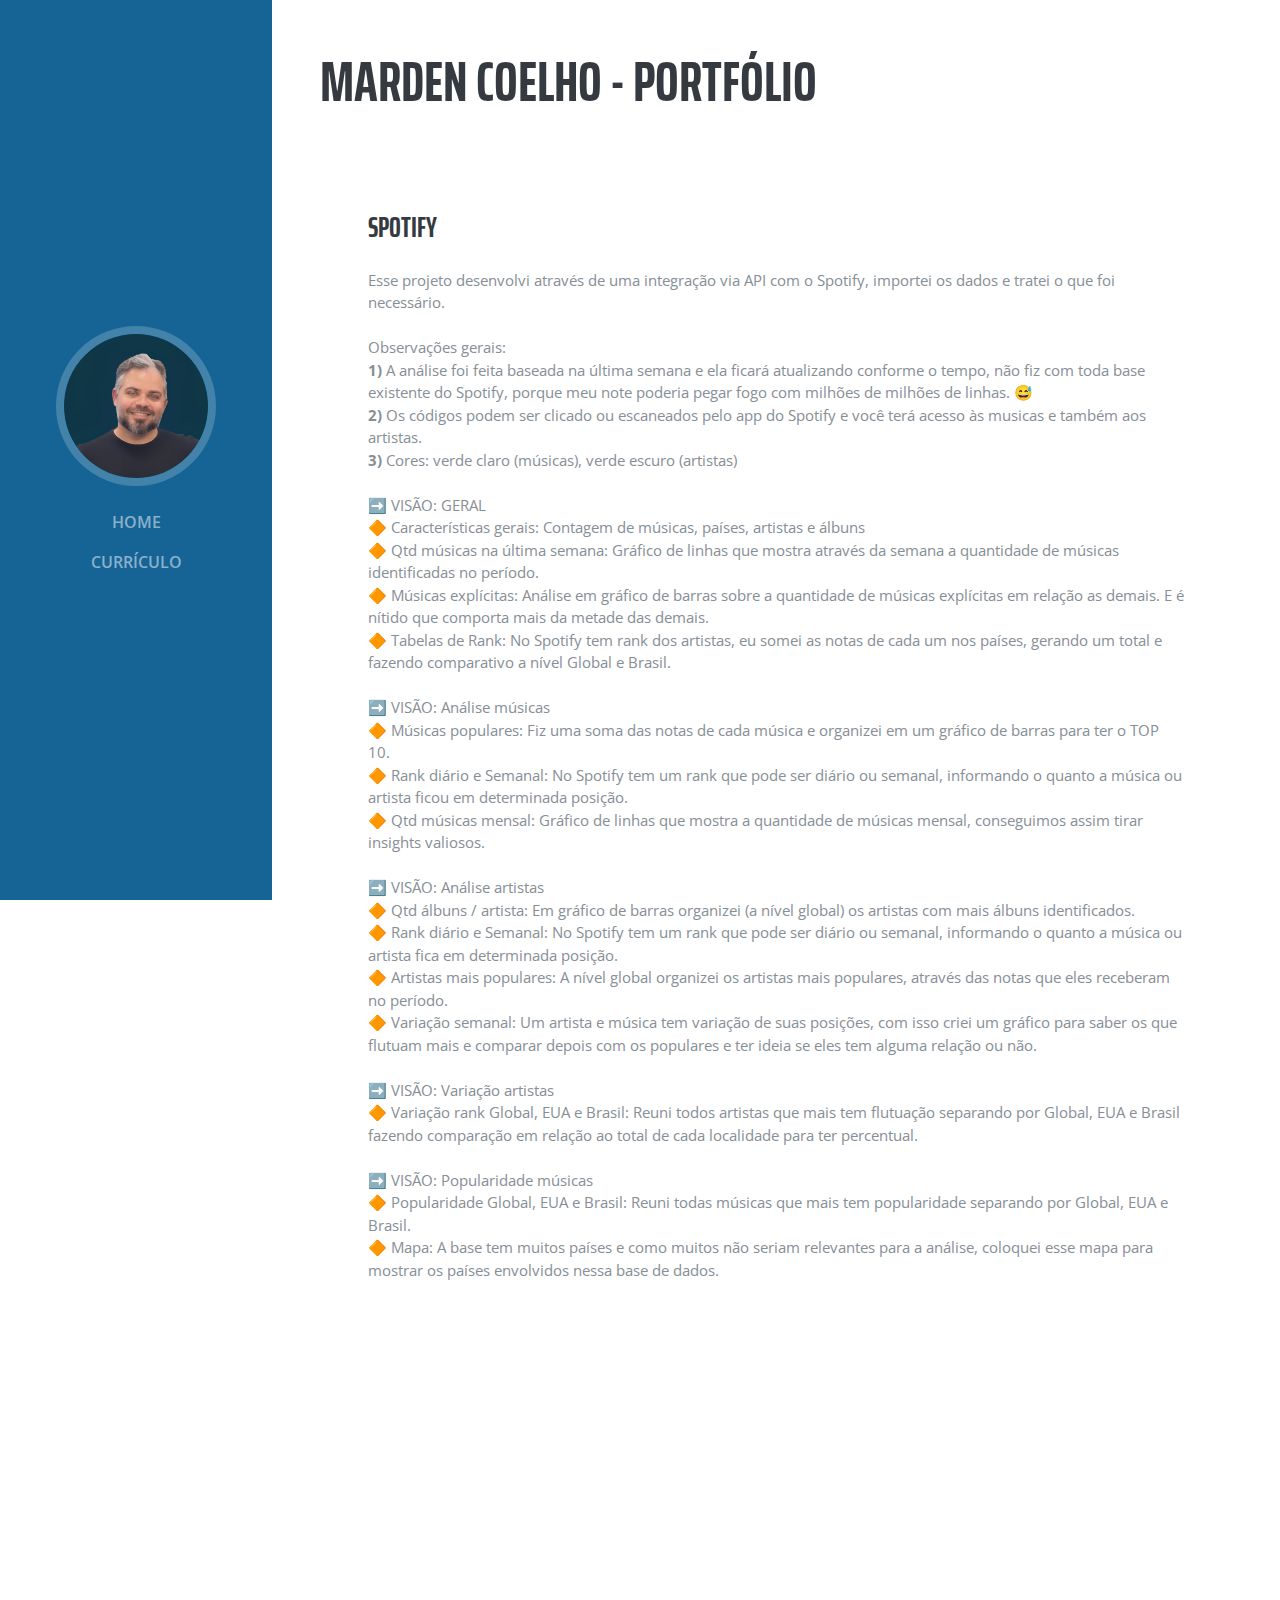
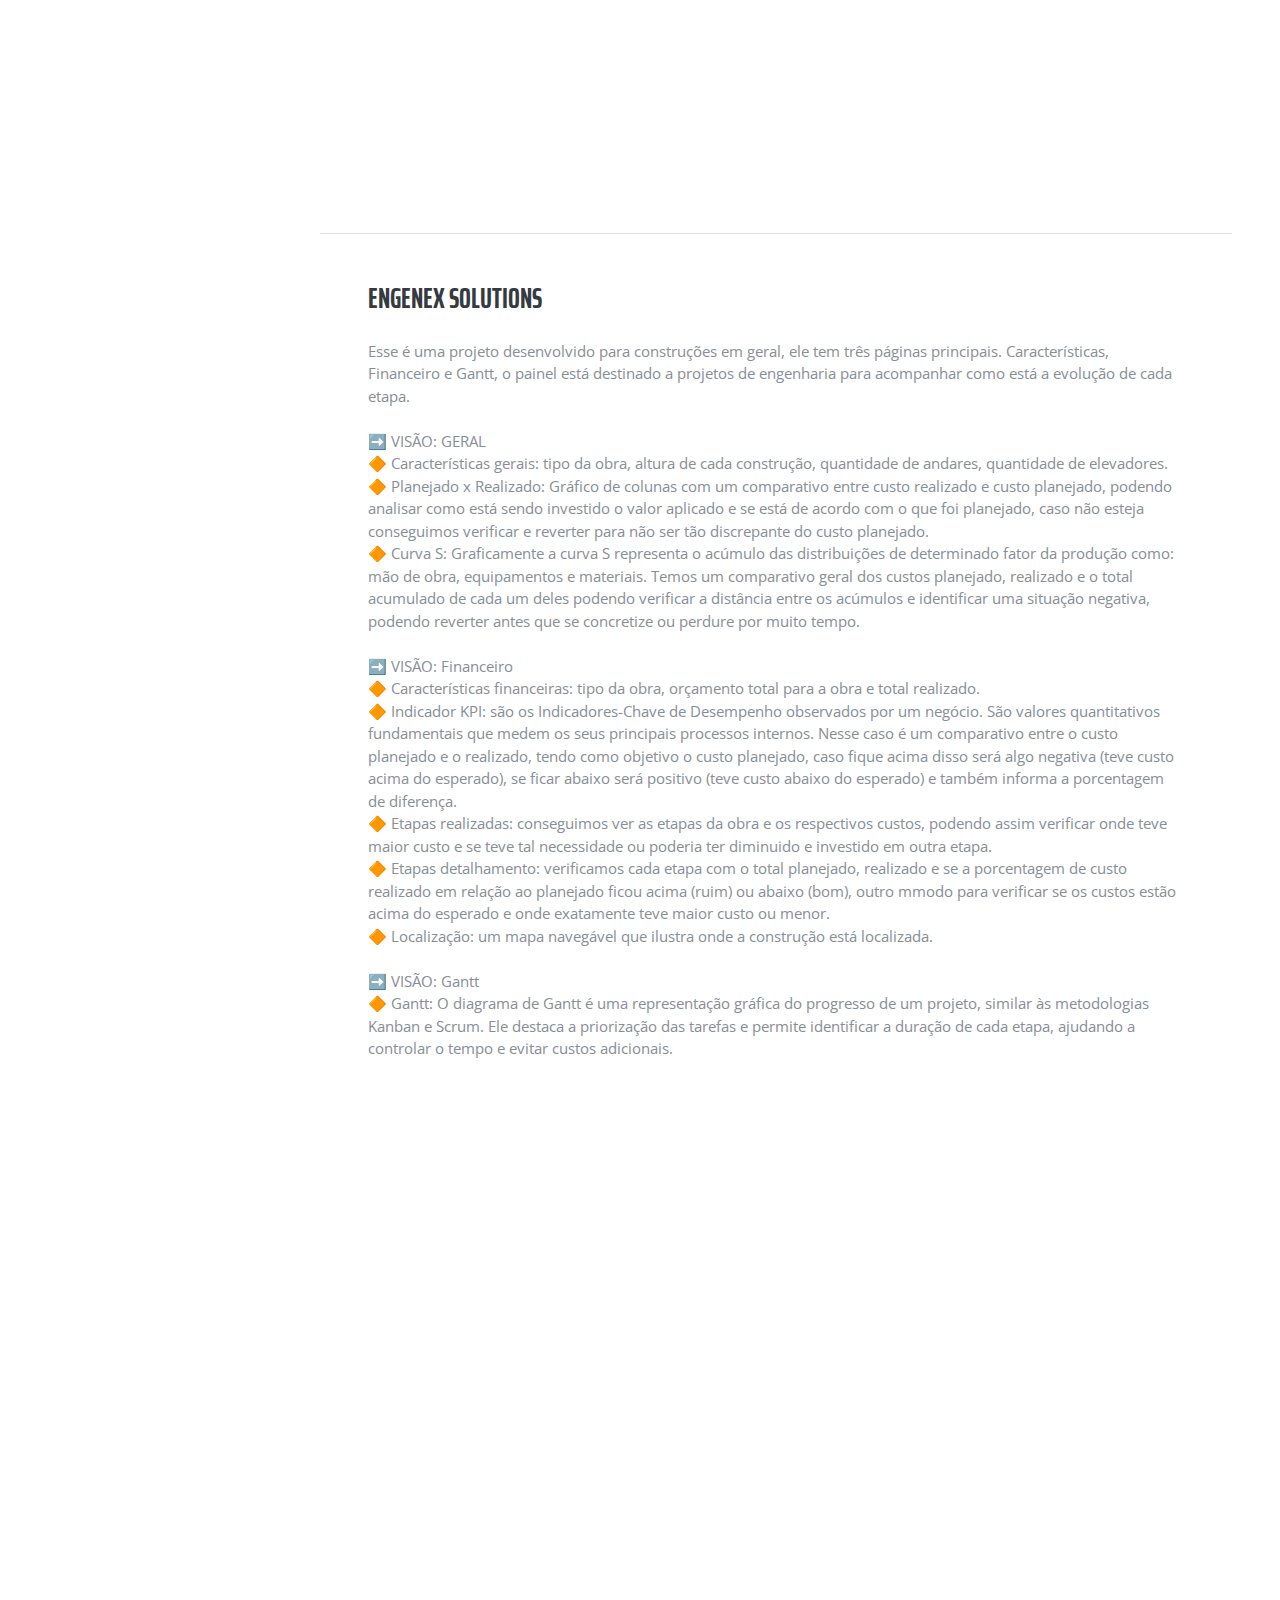
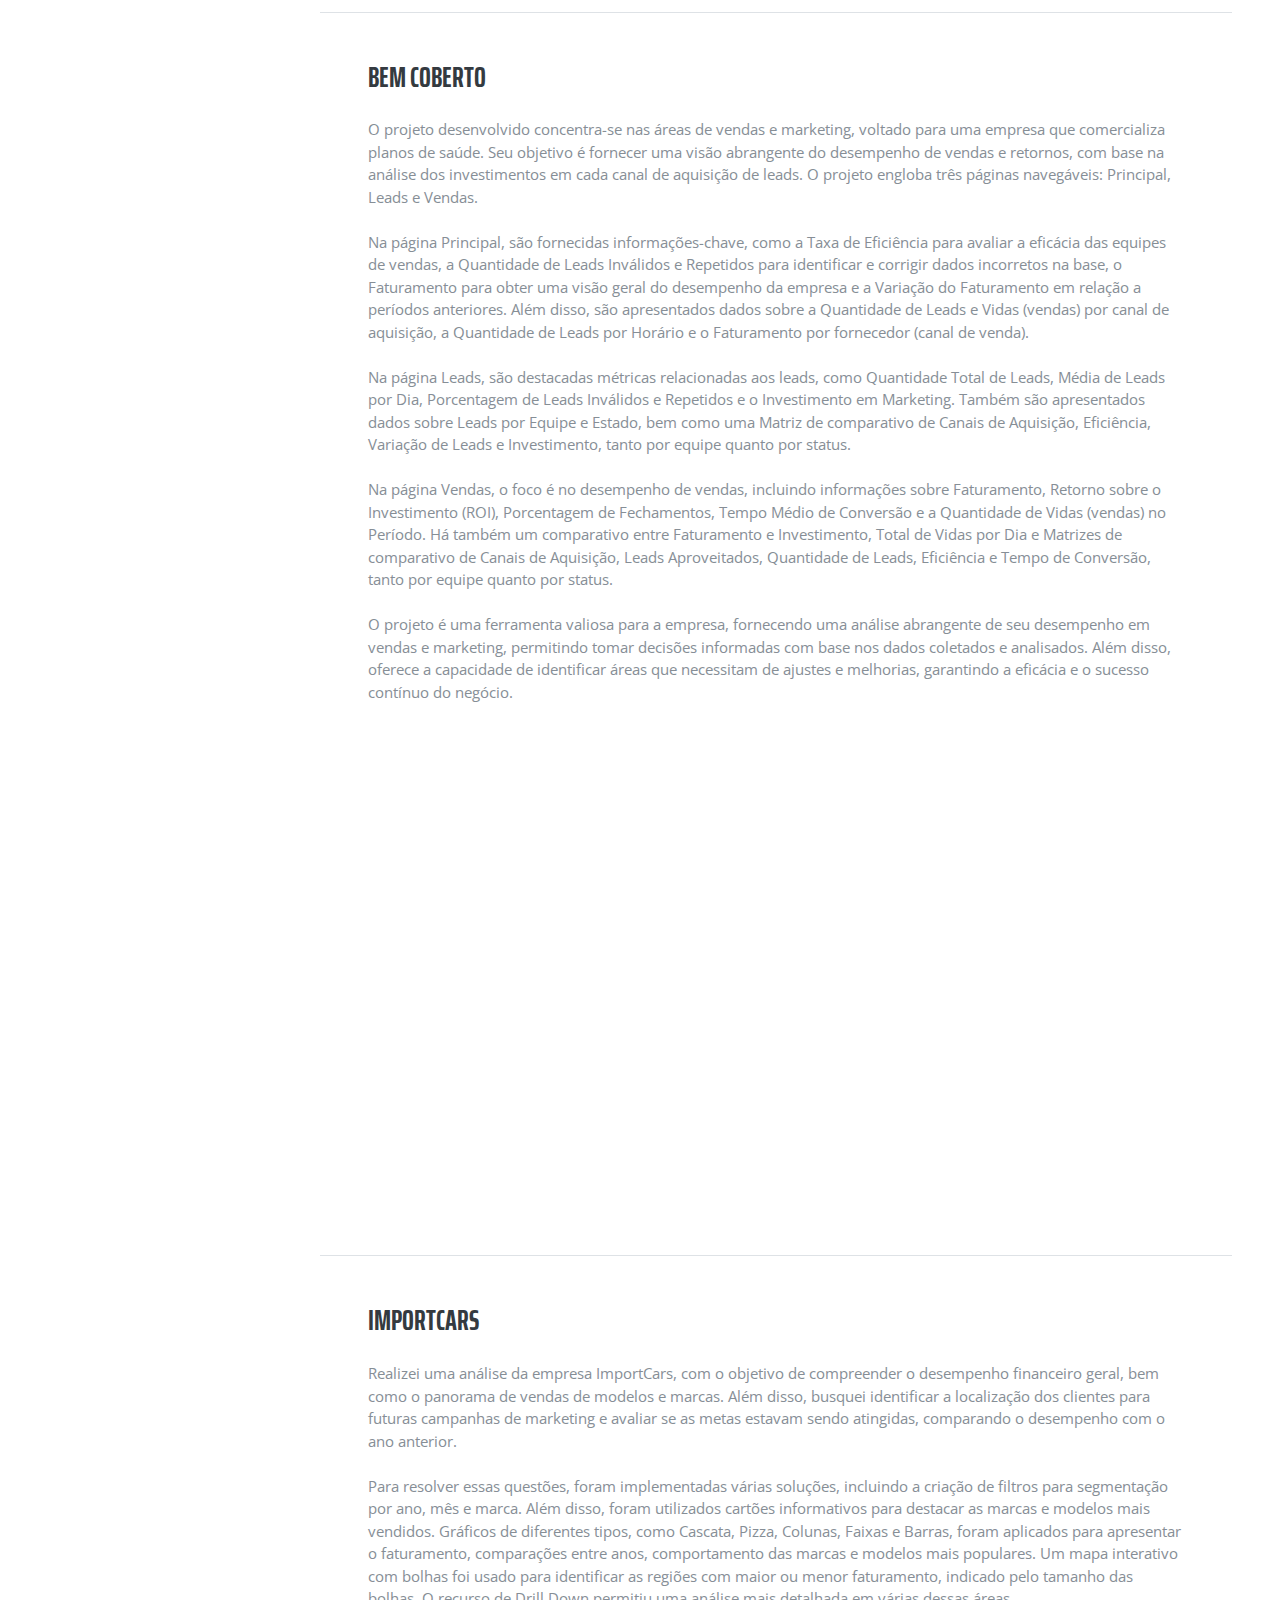
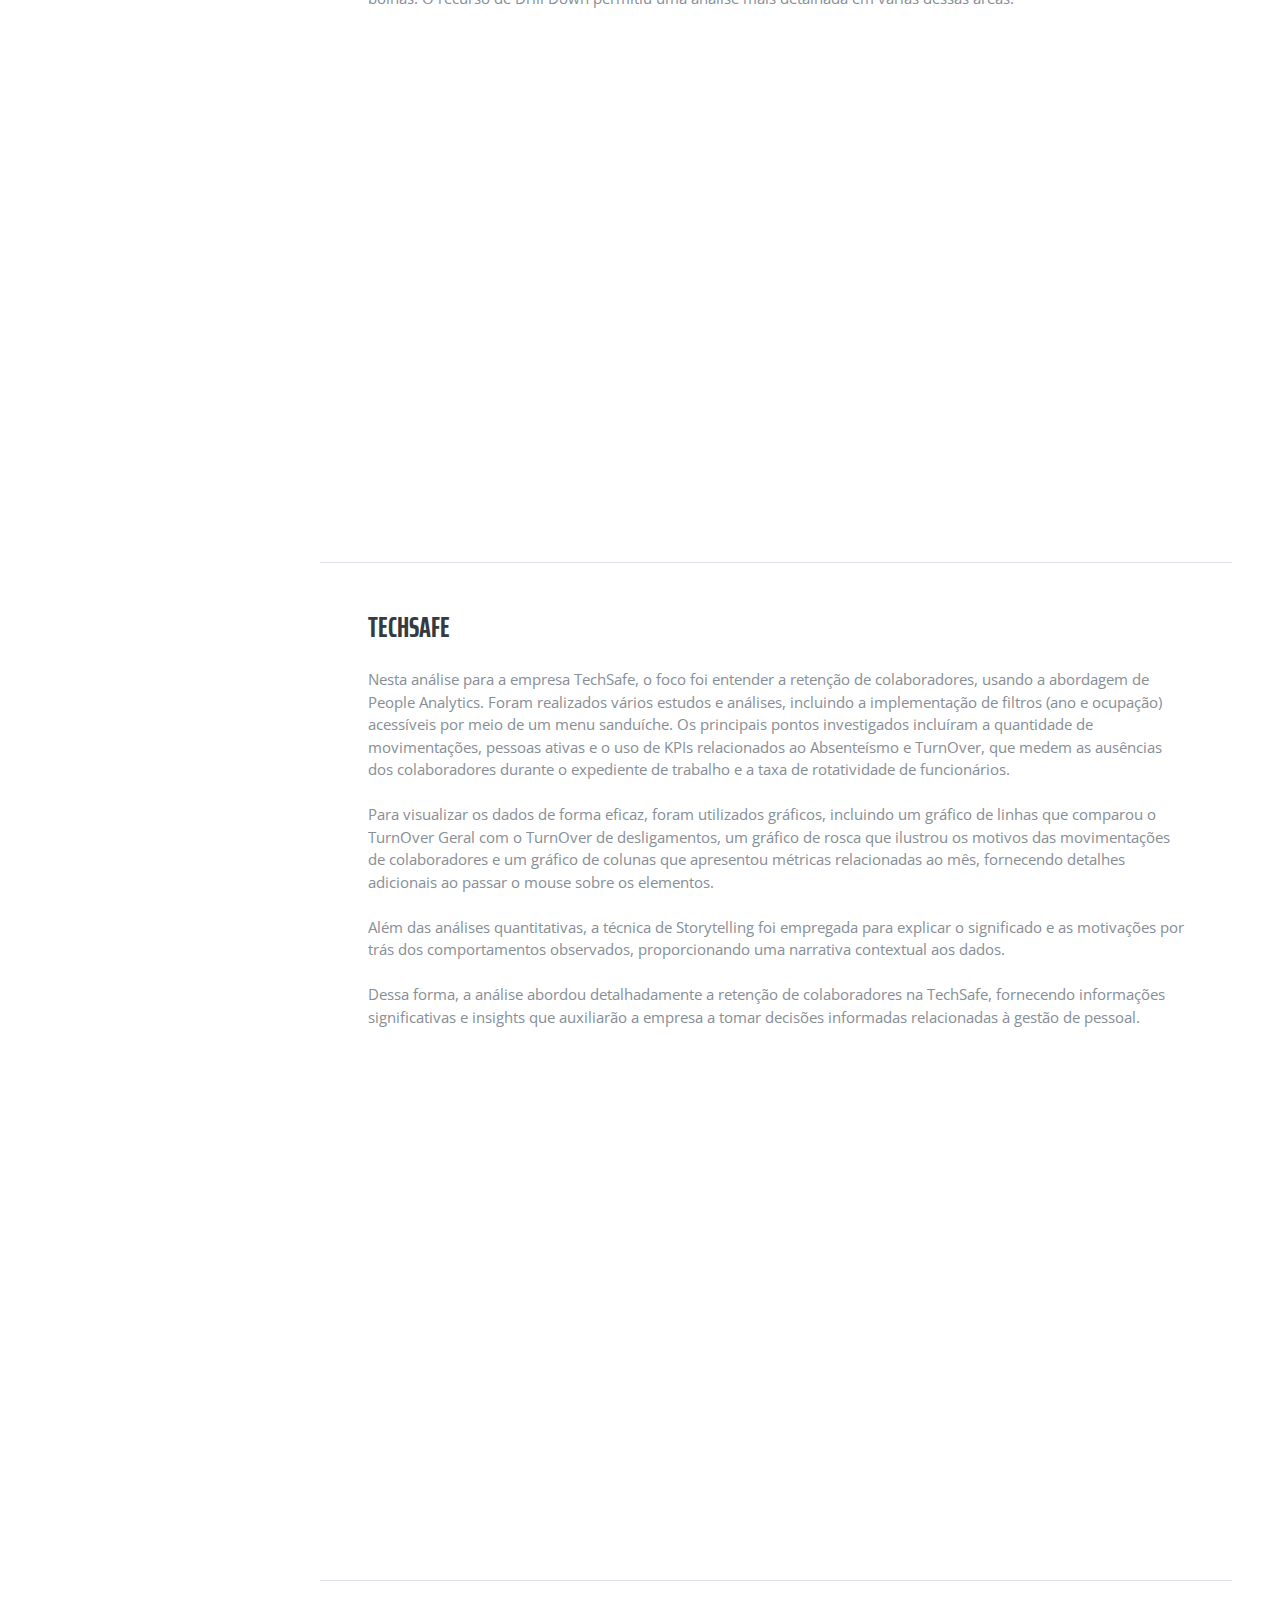
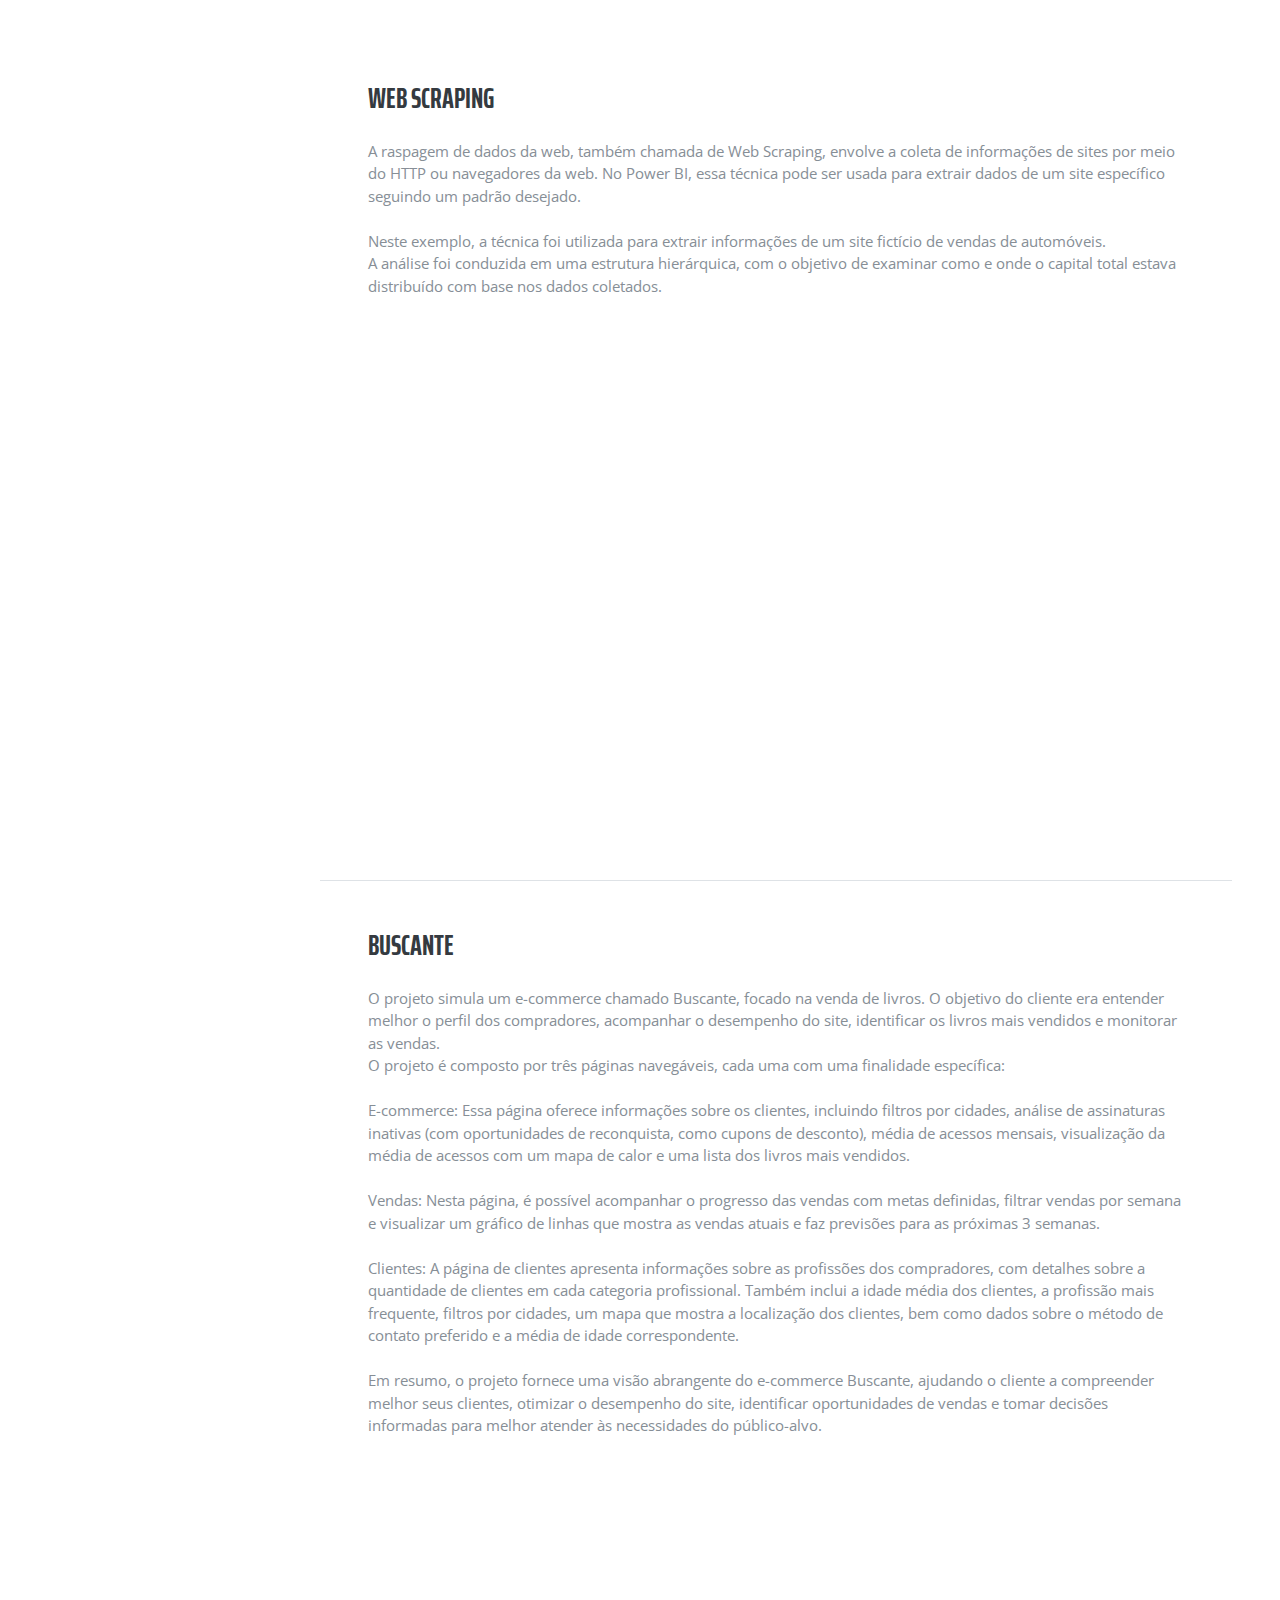
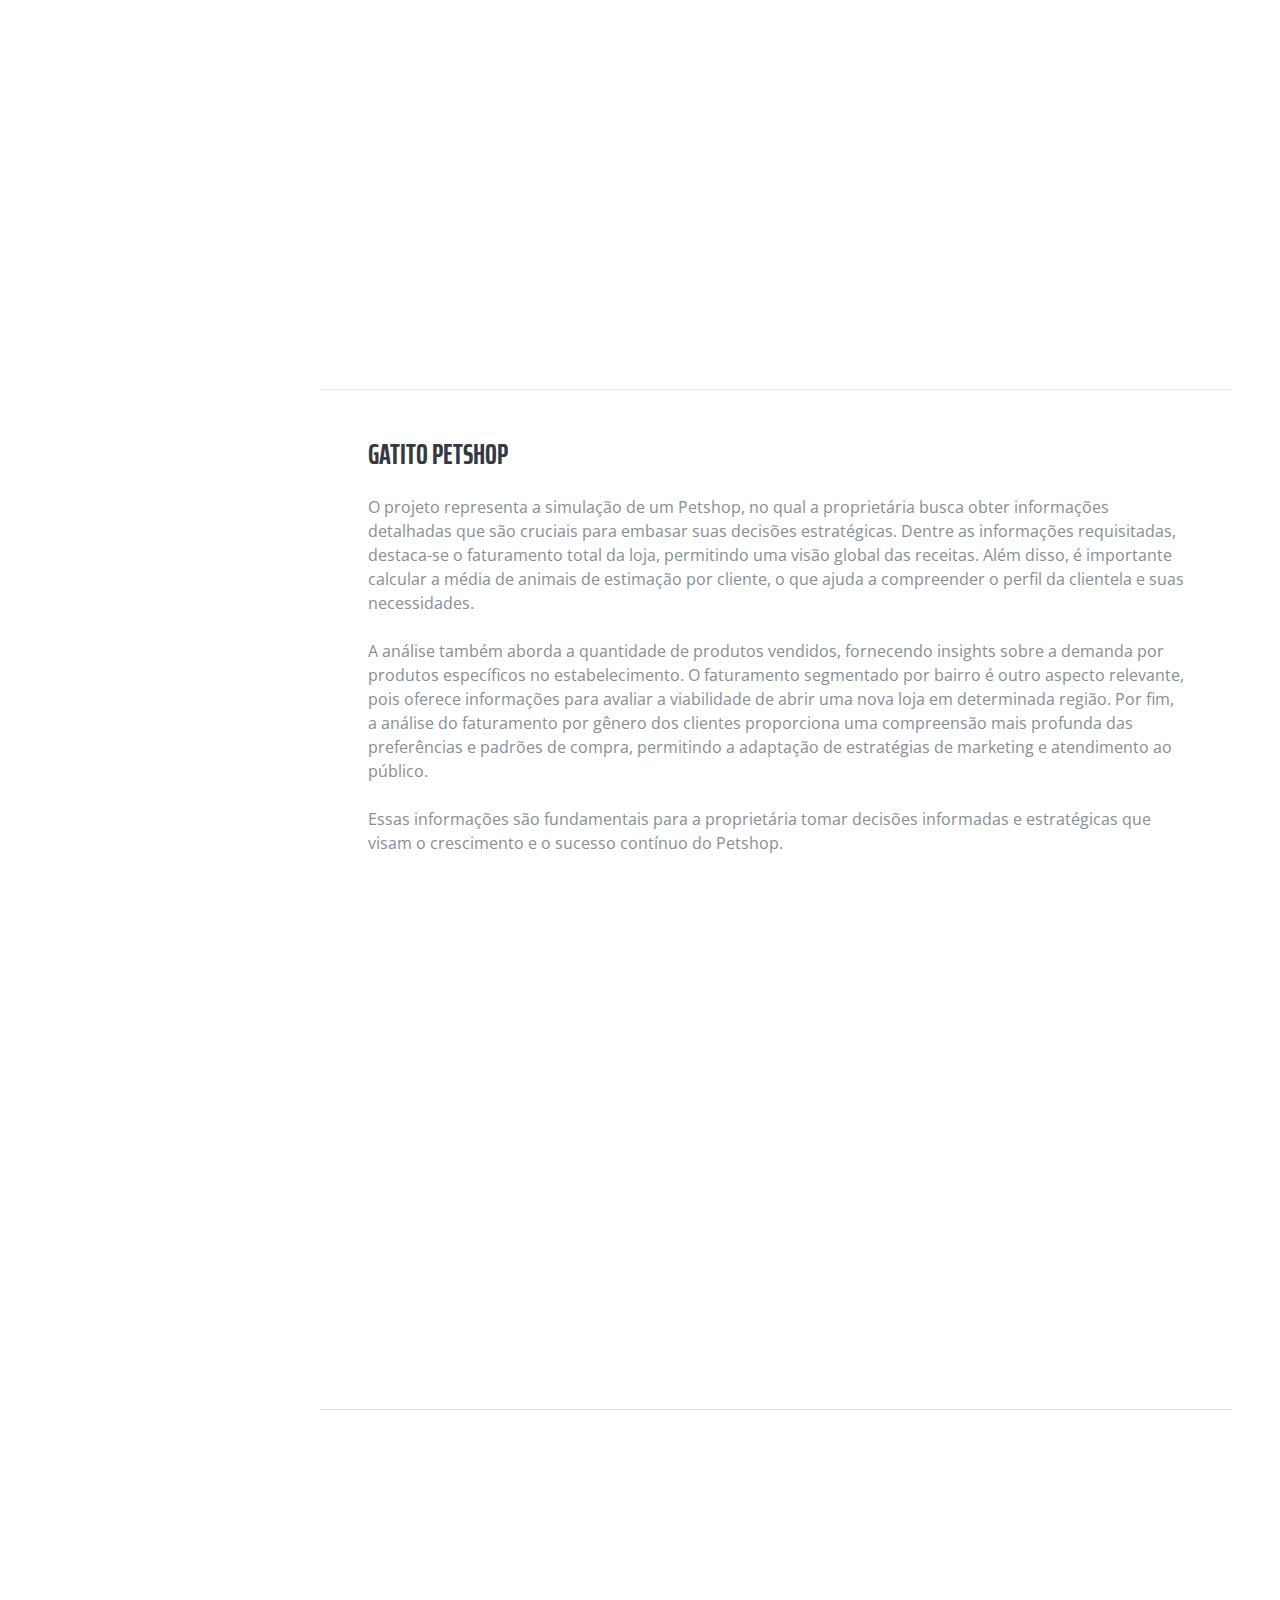
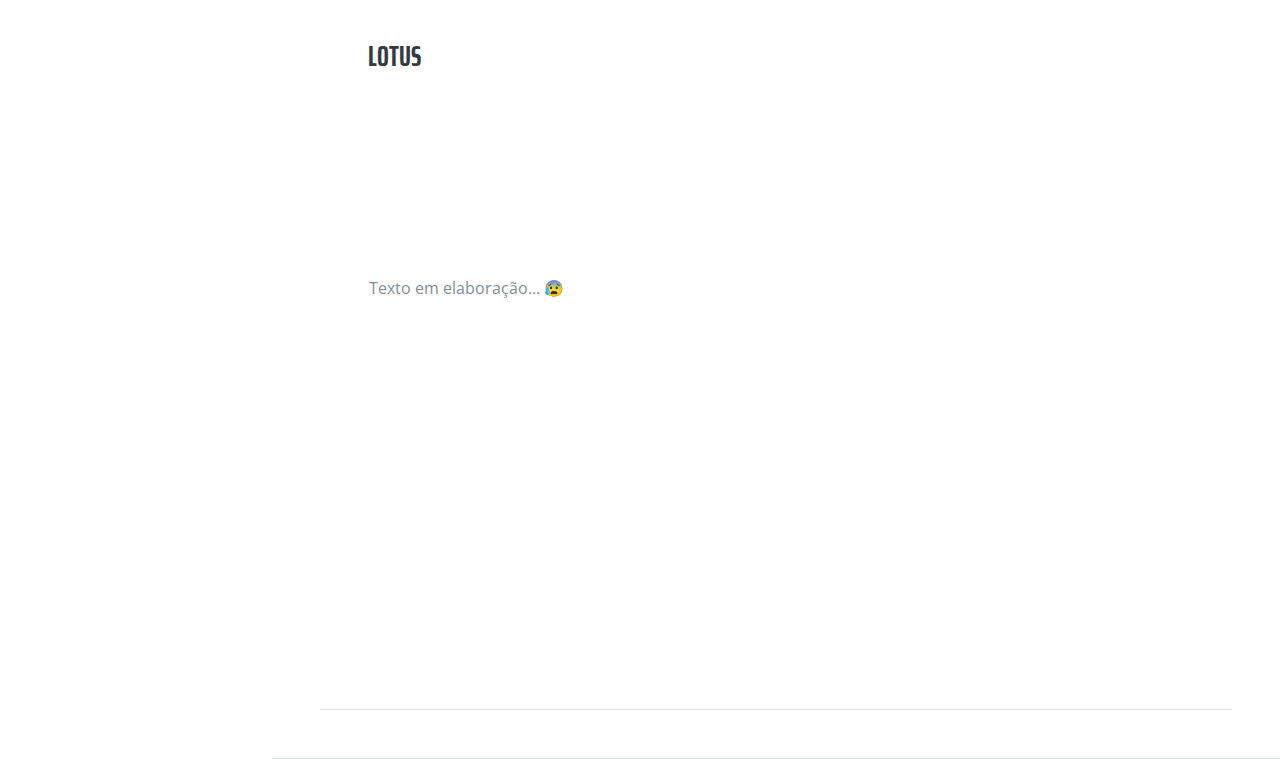
<file: portfolio.html>
<!DOCTYPE html>
<html lang="pt-br">

  <head>

    <meta charset="utf-8">
    <meta name="viewport" content="width=device-width, initial-scale=1, shrink-to-fit=no">
    <meta name="description" content="">
    <meta name="author" content="">

    <title>Marden Coelho</title>

    <!-- Bootstrap core CSS -->
    <link href="vendor/bootstrap/css/bootstrap.min.css" rel="stylesheet">

    <!-- Custom fonts for this template -->
    <link href="https://fonts.googleapis.com/css?family=Saira+Extra+Condensed:100,200,300,400,500,600,700,800,900" rel="stylesheet">
    <link href="https://fonts.googleapis.com/css?family=Open+Sans:300,300i,400,400i,600,600i,700,700i,800,800i" rel="stylesheet">
    <link href="vendor/font-awesome/css/font-awesome.min.css" rel="stylesheet">
    <link href="vendor/devicons/css/devicons.min.css" rel="stylesheet">
    <link href="vendor/simple-line-icons/css/simple-line-icons.css" rel="stylesheet">

    <!-- Custom styles for this template -->
    <link href="css/resume.min.css" rel="stylesheet">

  </head>

  <body id="page-top">

    <nav class="navbar navbar-expand-lg navbar-dark bg-primary fixed-top" id="sideNav">
      <a class="navbar-brand js-scroll-trigger" href="#page-top">
        <span class="d-block d-lg-none">Marden Coelho</span>
        <span class="d-none d-lg-block">
          <img class="img-fluid img-profile rounded-circle mx-auto mb-2" src="img/profile.png" alt="">
        </span>
      </a>
      <button class="navbar-toggler" type="button" data-toggle="collapse" data-target="#navbarSupportedContent" aria-controls="navbarSupportedContent" aria-expanded="false" aria-label="Toggle navigation">
        <span class="navbar-toggler-icon"></span>
      </button>
      <div class="collapse navbar-collapse" id="navbarSupportedContent">
        <ul class="navbar-nav">
          <li class="nav-item">
          <a class="nav-link js-scroll-trigger" href="index.html">Home</a>
          </li>
          <li class="nav-item">
            <a class="nav-link js-scroll-trigger" href="curriculo.html">Currículo</a>
          </li>
          <!--<li class="nav-item">
            <a class="nav-link js-scroll-trigger" href="#education">Aprendizados</a>
          </li>
          <li class="nav-item">
            <a class="nav-link js-scroll-trigger" href="#skills">Habilidades Técnicas</a>
          </li>
          <li class="nav-item">
            <a class="nav-link js-scroll-trigger" href="#interests">Habilidades Comportamentais</a>
          </li>
          <li class="nav-item">
            <a class="nav-link js-scroll-trigger" href="#portfolio">Portfólio</a>
          </li>
          <li class="nav-item">
            <a class="nav-link js-scroll-trigger" href="#awards">Certificações</a>
          </li> -->
        </ul>
      </div>
    </nav>

    <div class="container-fluid p-0">

      <section class="resume-section p-3 p-lg-5 d-flex flex-column" id="portfolio">
        <div class="my-auto">
          <h2 class="mb-5">Marden Coelho - Portfólio</h2>
          
          <section class="resume-section p-3 p-lg-5 d-flex flex-column">
            <div class="my-auto">  
            <h3 class="mb-0" style="text-align: left;">Spotify</h3><br>
              <table>
                <tr>
                  <div style="font-size: 15px;">
                    Esse projeto desenvolvi através de uma integração via API com o Spotify, importei os dados e tratei o que foi necessário.<br><br>
                    Observações gerais:<br>
                    <b>1)</b> A análise foi feita baseada na última semana e ela ficará atualizando conforme o tempo, não fiz com toda base existente do Spotify, porque meu note poderia pegar fogo com milhões de milhões de linhas. 😅<br>
                    <b>2)</b> Os códigos podem ser clicado ou escaneados pelo app do Spotify e você terá acesso às musicas e também aos artistas.<br>
                    <b>3)</b> Cores: verde claro (músicas), verde escuro (artistas)<br><br>

                    ➡️ VISÃO: GERAL<br>
                    🔶 Características gerais: Contagem de músicas, países, artistas e álbuns<br>
                    🔶 Qtd músicas na última semana: Gráfico de linhas que mostra através da semana a quantidade de músicas identificadas no período.<br>
                    🔶 Músicas explícitas: Análise em gráfico de barras sobre a quantidade de músicas explícitas em relação as demais. E é nítido que comporta mais da metade das demais.<br>
                    🔶 Tabelas de Rank: No Spotify tem rank dos artistas, eu somei as notas de cada um nos países, gerando um total e fazendo comparativo a nível Global e Brasil.<br><br>

                    ➡️ VISÃO: Análise músicas<br>
                    🔶 Músicas populares: Fiz uma soma das notas de cada música e organizei em um gráfico de barras para ter o TOP 10.<br>
                    🔶 Rank diário e Semanal: No Spotify tem um rank que pode ser diário ou semanal, informando o quanto a música ou artista ficou em determinada posição.<br>
                    🔶 Qtd músicas mensal: Gráfico de linhas que mostra a quantidade de músicas mensal, conseguimos assim tirar insights valiosos.<br><br>

                    ➡️ VISÃO: Análise artistas<br>
                    🔶 Qtd álbuns / artista: Em gráfico de barras organizei (a nível global) os artistas com mais álbuns identificados.<br>
                    🔶 Rank diário e Semanal: No Spotify tem um rank que pode ser diário ou semanal, informando o quanto a música ou artista fica em determinada posição.<br>
                    🔶 Artistas mais populares: A nível global organizei os artistas mais populares, através das notas que eles receberam no período.<br>
                    🔶 Variação semanal: Um artista e música tem variação de suas posições, com isso criei um gráfico para saber os que flutuam mais e comparar depois com os populares e ter ideia se eles tem alguma relação ou não.<br><br>

                    ➡️ VISÃO: Variação artistas<br>
                    🔶 Variação rank Global, EUA e Brasil: Reuni todos artistas que mais tem flutuação separando por Global, EUA e Brasil fazendo comparação em relação ao total de cada localidade para ter percentual.<br><br>

                    ➡️ VISÃO: Popularidade músicas<br>
                    🔶 Popularidade Global, EUA e Brasil: Reuni todas músicas que mais tem popularidade separando por Global, EUA e Brasil.<br>
                    🔶 Mapa: A base tem muitos países e como muitos não seriam relevantes para a análise, coloquei esse mapa para mostrar os países envolvidos nessa base de dados.<br><br>
                    
                </div>
                  <td><iframe title="spotify" width="1000" height="473.5" src="https://app.powerbi.com/view?r=eyJrIjoiNGVjOTM0NDQtZjA0ZC00MzJhLTk2ZDMtNjEzOWM1MjRlZjg3IiwidCI6ImEyYTE1ZTA1LWY2MjYtNDVhZi05MTkyLThlNDM2OTk2MjljZiJ9&pageName=ReportSection6b546ca5608ca909b6dd" frameborder="0" allowFullScreen="true"></iframe></td>
                </tr>
              </table>
            </div>
          </section>

          <section class="resume-section p-3 p-lg-5 d-flex flex-column">
            <div class="my-auto">  
            <h3 class="mb-0" style="text-align: left;">Engenex Solutions</h3><br>
              <table>
                <tr>
                  <div style="font-size: 15px;">
                    Esse é uma projeto desenvolvido para construções em geral, ele tem três páginas principais. Características, Financeiro e Gantt, o painel está destinado a projetos de engenharia para acompanhar como está a evolução de cada etapa.<br><br> 
                    
                    ➡️ VISÃO: GERAL<br>
                    
                    🔶 Características gerais: tipo da obra, altura de cada construção, quantidade de andares, quantidade de elevadores.
                    <br>
                    🔶 Planejado x Realizado: Gráfico de colunas com um comparativo entre custo realizado e custo planejado, podendo analisar como está sendo investido o valor aplicado e se está de acordo com o que foi planejado, caso não esteja conseguimos verificar e reverter para não ser tão discrepante do custo planejado.
                    <br>
                    🔶 Curva S: Graficamente a curva S representa o acúmulo das distribuições de determinado fator da produção como: mão de obra, equipamentos e materiais. Temos um comparativo geral dos custos planejado, realizado e o total acumulado de cada um deles podendo verificar a distância entre os acúmulos e identificar uma situação negativa, podendo reverter antes que se concretize ou perdure por muito tempo.
                    <br><br>
                    
                    ➡️ VISÃO: Financeiro<br>
                    
                    🔶 Características financeiras: tipo da obra, orçamento total para a obra e total realizado.
                    <br>
                    🔶 Indicador KPI: são os Indicadores-Chave de Desempenho observados por um negócio. São valores quantitativos fundamentais que medem os seus principais processos internos. Nesse caso é um comparativo entre o custo planejado e o realizado, tendo como objetivo o custo planejado, caso fique acima disso será algo negativa (teve custo acima do esperado), se ficar abaixo será positivo (teve custo abaixo do esperado) e também informa a porcentagem de diferença.
                    <br>
                    🔶 Etapas realizadas: conseguimos ver as etapas da obra e os respectivos custos, podendo assim verificar onde teve maior custo e se teve tal necessidade ou poderia ter diminuido e investido em outra etapa.
                    <br>
                    🔶 Etapas detalhamento: verificamos cada etapa com o total planejado, realizado e se a porcentagem de custo realizado em relação ao planejado ficou acima (ruim) ou abaixo (bom), outro mmodo para verificar se os custos estão acima do esperado e onde exatamente teve maior custo ou menor.
                    <br>
                    🔶 Localização: um mapa navegável que ilustra onde a construção está localizada.
                    <br><br>
                    
                    ➡️ VISÃO: Gantt<br>
                    
                    🔶 Gantt: O diagrama de Gantt é uma representação gráfica do progresso de um projeto, similar às metodologias Kanban e Scrum. Ele destaca a priorização das tarefas e permite identificar a duração de cada etapa, ajudando a controlar o tempo e evitar custos adicionais.<br><br>
                    
                </div>
                  <td><iframe title="bem coberto" width="1000" height="473.5" src="https://app.powerbi.com/view?r=eyJrIjoiYjFjMzEzZjktYmRjNC00ZWY4LWFjMzItNzNlYzkwODNiN2RiIiwidCI6ImEyYTE1ZTA1LWY2MjYtNDVhZi05MTkyLThlNDM2OTk2MjljZiJ9&pageName=ReportSection85b51dda1b1be5f5612e" frameborder="0" allowFullScreen="true"></iframe></td>
                </tr>
              </table>
            </div>
          </section>

          <section class="resume-section p-3 p-lg-5 d-flex flex-column">
            <div class="my-auto">            
              
              <h3 class="mb-0" style="text-align: left;">Bem Coberto</h3><br>
              <table>
                <tr>
                  <div style="font-size: 15px;">O projeto desenvolvido concentra-se nas áreas de vendas e marketing, voltado para uma empresa que comercializa planos de saúde. Seu objetivo é fornecer uma visão abrangente do desempenho de vendas e retornos, com base na análise dos investimentos em cada canal de aquisição de leads. O projeto engloba três páginas navegáveis: Principal, Leads e Vendas.<br><br>

                  Na página Principal, são fornecidas informações-chave, como a Taxa de Eficiência para avaliar a eficácia das equipes de vendas, a Quantidade de Leads Inválidos e Repetidos para identificar e corrigir dados incorretos na base, o Faturamento para obter uma visão geral do desempenho da empresa e a Variação do Faturamento em relação a períodos anteriores. Além disso, são apresentados dados sobre a Quantidade de Leads e Vidas (vendas) por canal de aquisição, a Quantidade de Leads por Horário e o Faturamento por fornecedor (canal de venda).<br><br>

                  Na página Leads, são destacadas métricas relacionadas aos leads, como Quantidade Total de Leads, Média de Leads por Dia, Porcentagem de Leads Inválidos e Repetidos e o Investimento em Marketing. Também são apresentados dados sobre Leads por Equipe e Estado, bem como uma Matriz de comparativo de Canais de Aquisição, Eficiência, Variação de Leads e Investimento, tanto por equipe quanto por status.<br><br>

                  Na página Vendas, o foco é no desempenho de vendas, incluindo informações sobre Faturamento, Retorno sobre o Investimento (ROI), Porcentagem de Fechamentos, Tempo Médio de Conversão e a Quantidade de Vidas (vendas) no Período. Há também um comparativo entre Faturamento e Investimento, Total de Vidas por Dia e Matrizes de comparativo de Canais de Aquisição, Leads Aproveitados, Quantidade de Leads, Eficiência e Tempo de Conversão, tanto por equipe quanto por status.<br><br>

                  O projeto é uma ferramenta valiosa para a empresa, fornecendo uma análise abrangente de seu desempenho em vendas e marketing, permitindo tomar decisões informadas com base nos dados coletados e analisados. Além disso, oferece a capacidade de identificar áreas que necessitam de ajustes e melhorias, garantindo a eficácia e o sucesso contínuo do negócio.<br><br>
                </div>
                  <td><iframe title="dashboard gatito" width="1000" height="473.5" src="https://app.powerbi.com/view?r=eyJrIjoiOTJhMTFmYmYtYzVlOS00NzM4LWIzMDgtYjdkMTI2YjE2NTY4IiwidCI6ImEyYTE1ZTA1LWY2MjYtNDVhZi05MTkyLThlNDM2OTk2MjljZiJ9" frameborder="0" allowFullScreen="true"></iframe></td>
                </tr>
              </table>
            </div>
            </section>

          <section class="resume-section p-3 p-lg-5 d-flex flex-column">
            <div class="my-auto">            
              
              <h3 class="mb-0" style="text-align: left;">ImportCars</h3><br>
              <table>
                <tr>
                  <td><iframe title="RelatórioVendas" width="1000" height="473.5" src="https://app.powerbi.com/view?r=eyJrIjoiMjBhYTcyOTMtZjAyYy00OTE3LTgxMjQtMWMyZWFhYjY4OTAwIiwidCI6ImEyYTE1ZTA1LWY2MjYtNDVhZi05MTkyLThlNDM2OTk2MjljZiJ9" frameborder="0" allowFullScreen="true"></iframe></td>

                  <div style="font-size: 15px;">Realizei uma análise da empresa ImportCars, com o objetivo de compreender o desempenho financeiro geral, bem como o panorama de vendas de modelos e marcas. Além disso, busquei identificar a localização dos clientes para futuras campanhas de marketing e avaliar se as metas estavam sendo atingidas, comparando o desempenho com o ano anterior.<br><br>

                  Para resolver essas questões, foram implementadas várias soluções, incluindo a criação de filtros para segmentação por ano, mês e marca. Além disso, foram utilizados cartões informativos para destacar as marcas e modelos mais vendidos. Gráficos de diferentes tipos, como Cascata, Pizza, Colunas, Faixas e Barras, foram aplicados para apresentar o faturamento, comparações entre anos, comportamento das marcas e modelos mais populares. Um mapa interativo com bolhas foi usado para identificar as regiões com maior ou menor faturamento, indicado pelo tamanho das bolhas. O recurso de Drill Down permitiu uma análise mais detalhada em várias dessas áreas.<br><br>
                </div>  
                </tr>
              </table>
            </div>
            </section>

            <section class="resume-section p-3 p-lg-5 d-flex flex-column">
              <div class="my-auto">            
                
                <h3 class="mb-0" style="text-align: left;">TechSafe</h3><br>
                <table>
                  <tr>
                    <div style="font-size: 15px;">Nesta análise para a empresa TechSafe, o foco foi entender a retenção de colaboradores, usando a abordagem de People Analytics. Foram realizados vários estudos e análises, incluindo a implementação de filtros (ano e ocupação) acessíveis por meio de um menu sanduíche. Os principais pontos investigados incluíram a quantidade de movimentações, pessoas ativas e o uso de KPIs relacionados ao Absenteísmo e TurnOver, que medem as ausências dos colaboradores durante o expediente de trabalho e a taxa de rotatividade de funcionários.<br><br>

                    Para visualizar os dados de forma eficaz, foram utilizados gráficos, incluindo um gráfico de linhas que comparou o TurnOver Geral com o TurnOver de desligamentos, um gráfico de rosca que ilustrou os motivos das movimentações de colaboradores e um gráfico de colunas que apresentou métricas relacionadas ao mês, fornecendo detalhes adicionais ao passar o mouse sobre os elementos.<br><br>
                    
                    Além das análises quantitativas, a técnica de Storytelling foi empregada para explicar o significado e as motivações por trás dos comportamentos observados, proporcionando uma narrativa contextual aos dados.<br><br>
                    
                    Dessa forma, a análise abordou detalhadamente a retenção de colaboradores na TechSafe, fornecendo informações significativas e insights que auxiliarão a empresa a tomar decisões informadas relacionadas à gestão de pessoal.<br><br>
                    </div>
                    <td><iframe title="dashboard gatito" width="1000" height="473.5" src="https://app.powerbi.com/view?r=eyJrIjoiZTA2M2FkNmItYmEzNy00NzkzLWE4MGMtMjBjYWRjMzBlYzhjIiwidCI6ImEyYTE1ZTA1LWY2MjYtNDVhZi05MTkyLThlNDM2OTk2MjljZiJ9" frameborder="0" allowFullScreen="true"></iframe></td>
                  </tr>
                </table>
              </div>
              </section>

              <section class="resume-section p-3 p-lg-5 d-flex flex-column">
                <div class="my-auto">            
                  
                  <h3 class="mb-0" style="text-align: left;">Web Scraping</h3><br>
                  <table>
                    <tr>
                      <td><iframe title="webscraping" width="1000" height="473.5" src="https://app.powerbi.com/view?r=eyJrIjoiNjA1YWU5NWEtZTMwMS00YzMzLWJhZjQtYmVlMTk3Y2RkYmM0IiwidCI6ImEyYTE1ZTA1LWY2MjYtNDVhZi05MTkyLThlNDM2OTk2MjljZiJ9" frameborder="0" allowFullScreen="true"></iframe></td>
    
                      <div style="font-size: 15px;">
                        A raspagem de dados da web, também chamada de Web Scraping, envolve a coleta de informações de sites por meio do HTTP ou navegadores da web. No Power BI, essa técnica pode ser usada para extrair dados de um site específico seguindo um padrão desejado.<br><br>
                        Neste exemplo, a técnica foi utilizada para extrair informações de um site fictício de vendas de automóveis.<br>
                        A análise foi conduzida em uma estrutura hierárquica, com o objetivo de examinar como e onde o capital total estava distribuído com base nos dados coletados.
                      </div>
                    </tr>
                  </table>
                </div>
                </section>

        <section class="resume-section p-3 p-lg-5 d-flex flex-column">
          <div class="my-auto">            
            
            <h3 class="mb-0" style="text-align: left;">Buscante</h3><br>
            <table>
              <tr>
                <div style="font-size: 15px;">
                  O projeto simula um e-commerce chamado Buscante, focado na venda de livros. O objetivo do cliente era entender melhor o perfil dos compradores, acompanhar o desempenho do site, identificar os livros mais vendidos e monitorar as vendas.<br> O projeto é composto por três páginas navegáveis, cada uma com uma finalidade específica:<br><br>

                  E-commerce: Essa página oferece informações sobre os clientes, incluindo filtros por cidades, análise de assinaturas inativas (com oportunidades de reconquista, como cupons de desconto), média de acessos mensais, visualização da média de acessos com um mapa de calor e uma lista dos livros mais vendidos.<br><br>

                  Vendas: Nesta página, é possível acompanhar o progresso das vendas com metas definidas, filtrar vendas por semana e visualizar um gráfico de linhas que mostra as vendas atuais e faz previsões para as próximas 3 semanas.<br><br>

                  Clientes: A página de clientes apresenta informações sobre as profissões dos compradores, com detalhes sobre a quantidade de clientes em cada categoria profissional. Também inclui a idade média dos clientes, a profissão mais frequente, filtros por cidades, um mapa que mostra a localização dos clientes, bem como dados sobre o método de contato preferido e a média de idade correspondente.<br><br>

                  Em resumo, o projeto fornece uma visão abrangente do e-commerce Buscante, ajudando o cliente a compreender melhor seus clientes, otimizar o desempenho do site, identificar oportunidades de vendas e tomar decisões informadas para melhor atender às necessidades do público-alvo.<br><br>
                </div>

                <td><iframe title="dashboard gatito" width="1000" height="473.5" src="https://app.powerbi.com/view?r=eyJrIjoiMjFhNDg1ZTEtYmUxNS00YTdlLTk4YzQtMTk1NTg4ZWYxMTdjIiwidCI6ImEyYTE1ZTA1LWY2MjYtNDVhZi05MTkyLThlNDM2OTk2MjljZiJ9" frameborder="0" allowFullScreen="true"></iframe></td>
              </tr>
            </table>
          </div>
          </section>

        <section class="resume-section p-3 p-lg-5 d-flex flex-column">
          <div class="my-auto"> 
          <h3 class="mb-0">Gatito Petshop</h3><br>
          <table>
            <tr>
              <td><iframe title="dashboard gatito" width="1000" height="473.5" src="https://app.powerbi.com/view?r=eyJrIjoiNDExNTZkYmMtNjZiMS00YTdiLTg5YWEtY2VkZDEyNjBhMWZhIiwidCI6ImEyYTE1ZTA1LWY2MjYtNDVhZi05MTkyLThlNDM2OTk2MjljZiJ9" frameborder="0" allowFullScreen="true"></iframe></td>
              
              <div>
                O projeto representa a simulação de um Petshop, no qual a proprietária busca obter informações detalhadas que são cruciais para embasar suas decisões estratégicas. Dentre as informações requisitadas, destaca-se o faturamento total da loja, permitindo uma visão global das receitas. Além disso, é importante calcular a média de animais de estimação por cliente, o que ajuda a compreender o perfil da clientela e suas necessidades.<br><br>

                A análise também aborda a quantidade de produtos vendidos, fornecendo insights sobre a demanda por produtos específicos no estabelecimento. O faturamento segmentado por bairro é outro aspecto relevante, pois oferece informações para avaliar a viabilidade de abrir uma nova loja em determinada região. Por fim, a análise do faturamento por gênero dos clientes proporciona uma compreensão mais profunda das preferências e padrões de compra, permitindo a adaptação de estratégias de marketing e atendimento ao público.<br><br>

                Essas informações são fundamentais para a proprietária tomar decisões informadas e estratégicas que visam o crescimento e o sucesso contínuo do Petshop.<br><br>
              </div>
            </tr>
          </table>
        </div>
        </section>

            

              

                <section class="resume-section p-3 p-lg-5 d-flex flex-column">
                  <div class="my-auto">            
                    
                    <h3 class="mb-0" style="text-align: left;">Lotus</h3><br>
                    <table>
                      <tr>  
                        <td style="text-align: left;">Texto em elaboração... 😰
                      
                        <td><iframe title="RelatórioVendas" width="600" height="373.5" src="https://app.powerbi.com/view?r=eyJrIjoiYjk4YTdkNmMtMTc4Zi00Mzc2LTkwZWItOTM3NWJhNDRjMjc1IiwidCI6ImEyYTE1ZTA1LWY2MjYtNDVhZi05MTkyLThlNDM2OTk2MjljZiJ9" frameborder="0" allowFullScreen="true"></iframe></td>
                      
                      </td>    
                      </tr>
                    </table>
                  </section>
          
                

        </div>

     

  </body>

</html>
</file>
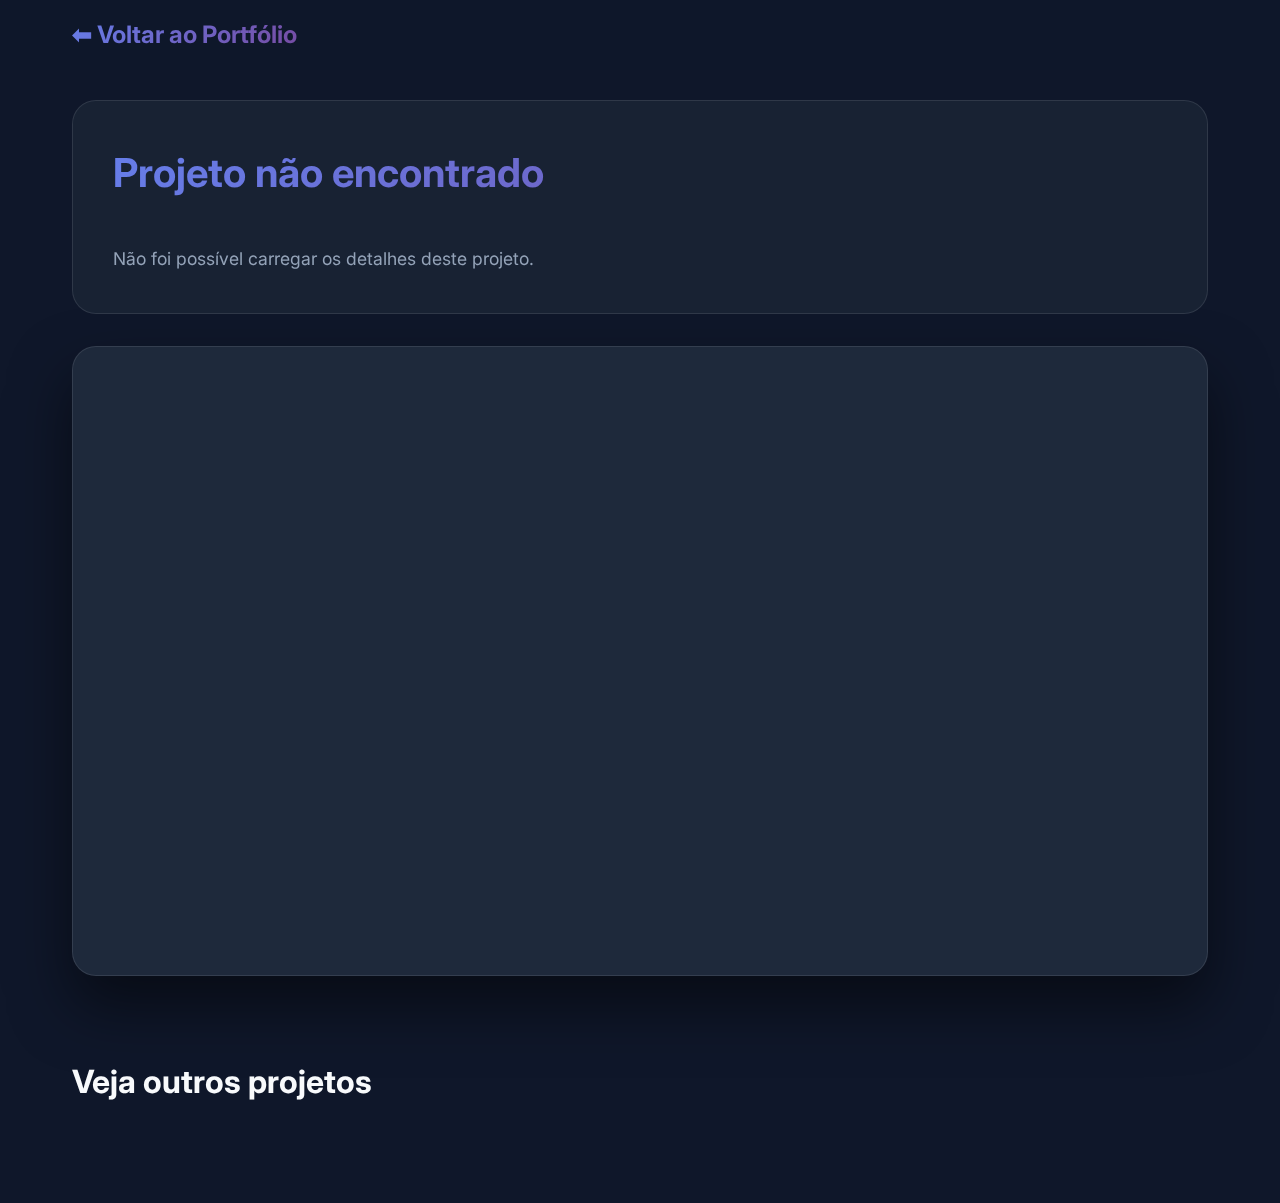
<file: project-detail.html>
<!DOCTYPE html>
<html lang="pt-BR">
<head>
    <meta charset="UTF-8">
    <meta name="viewport" content="width=device-width, initial-scale=1.0">
    <title>Detalhes do Projeto | Marden Coelho</title>
    <link href="https://fonts.googleapis.com/css2?family=Inter:wght@300;400;500;600;700&display=swap" rel="stylesheet">
    <link rel="stylesheet" href="style.css">
</head>
<body class="detail-page">
    <canvas id="particles"></canvas>
    
    <nav class="navbar">
        <div class="nav-container">
            <a href="index.html" class="logo" style="text-decoration: none;">⬅ Voltar ao Portfólio</a>
        </div>
    </nav>

    <main class="project-detail-container">
        <div class="project-header-info">
            <h1 id="detail-title" class="gradient-text">Carregando...</h1>
            <div id="detail-tags" class="project-tech"></div>
            <p id="detail-description">Aguarde, carregando informações do projeto.</p>
        </div>

        <div class="iframe-wrapper">
            <iframe id="detail-iframe" src="" allowFullScreen="true"></iframe>
        </div>

        <div class="other-projects">
            <h2>Veja outros projetos</h2>
            <div id="other-projects-list" class="other-projects-grid">
                </div>
        </div>
    </main>

    <script src="detail.js"></script>
</body>
</html>
</file>
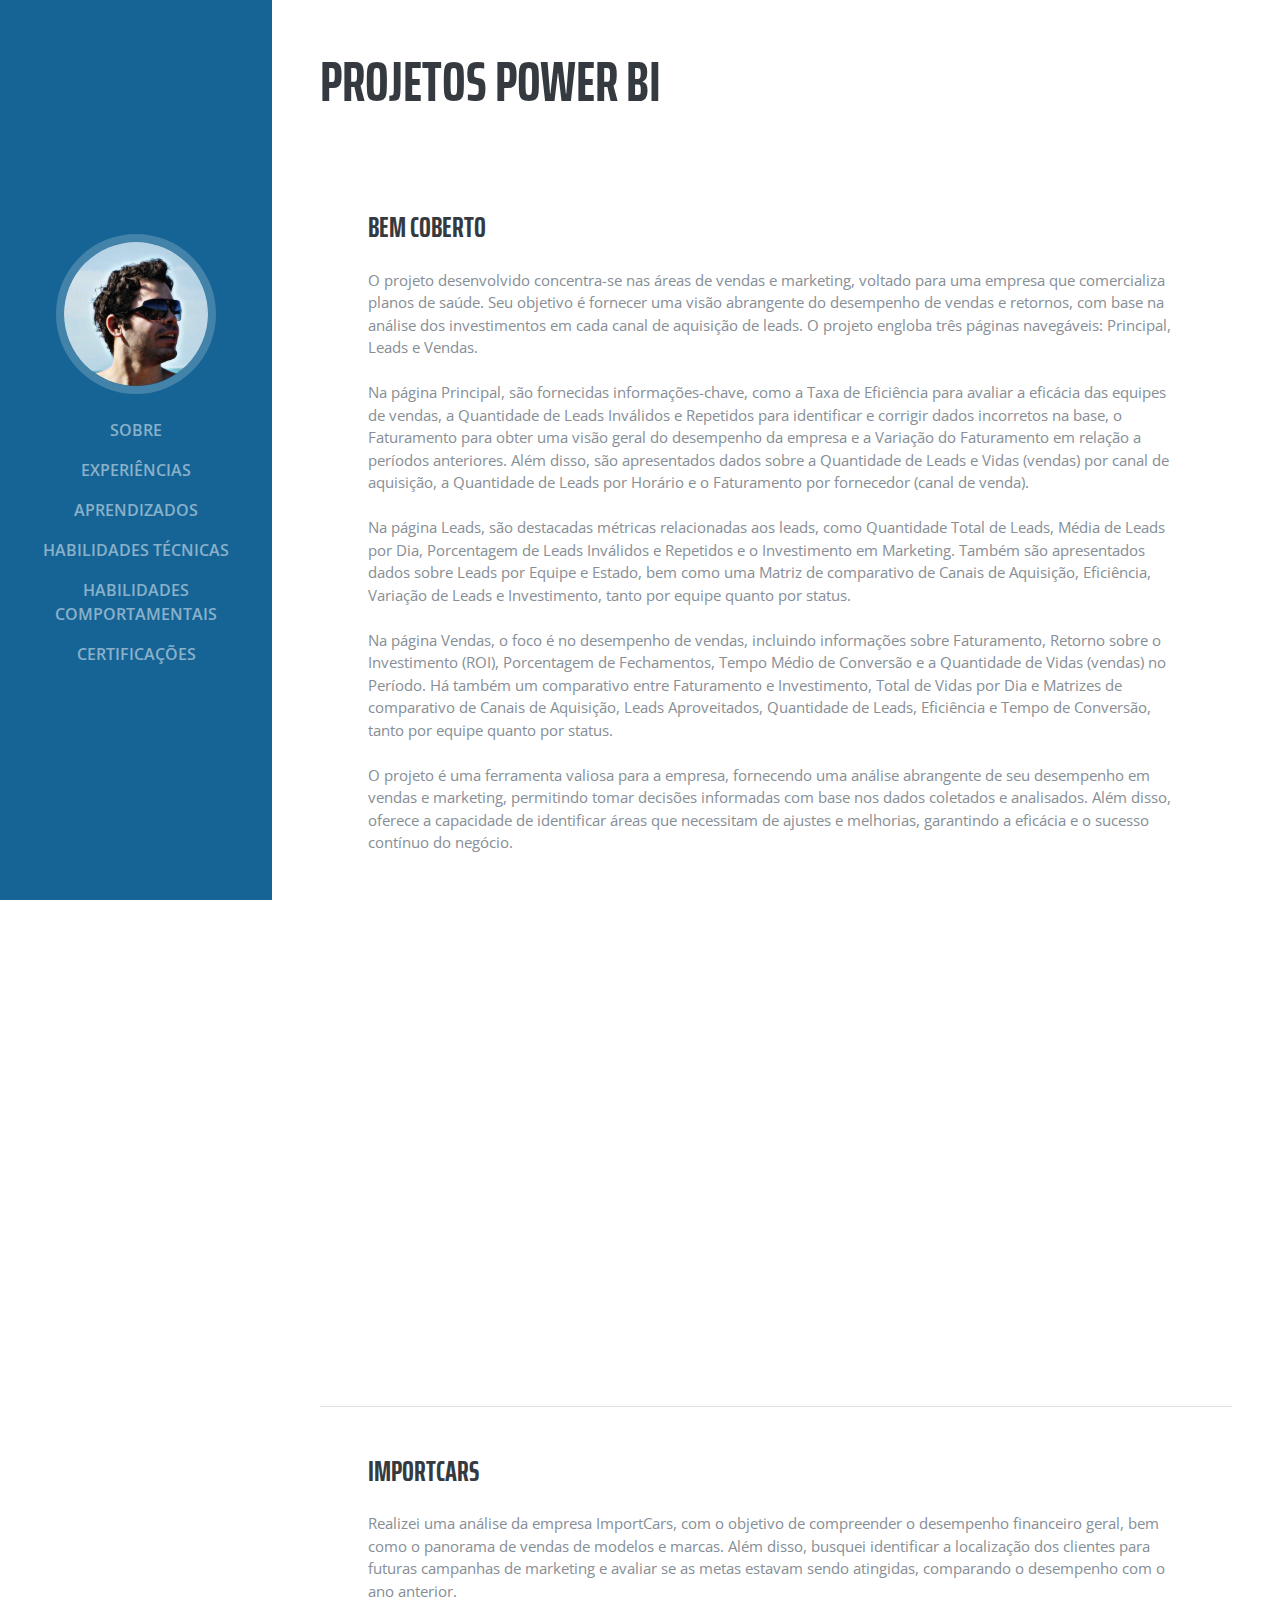
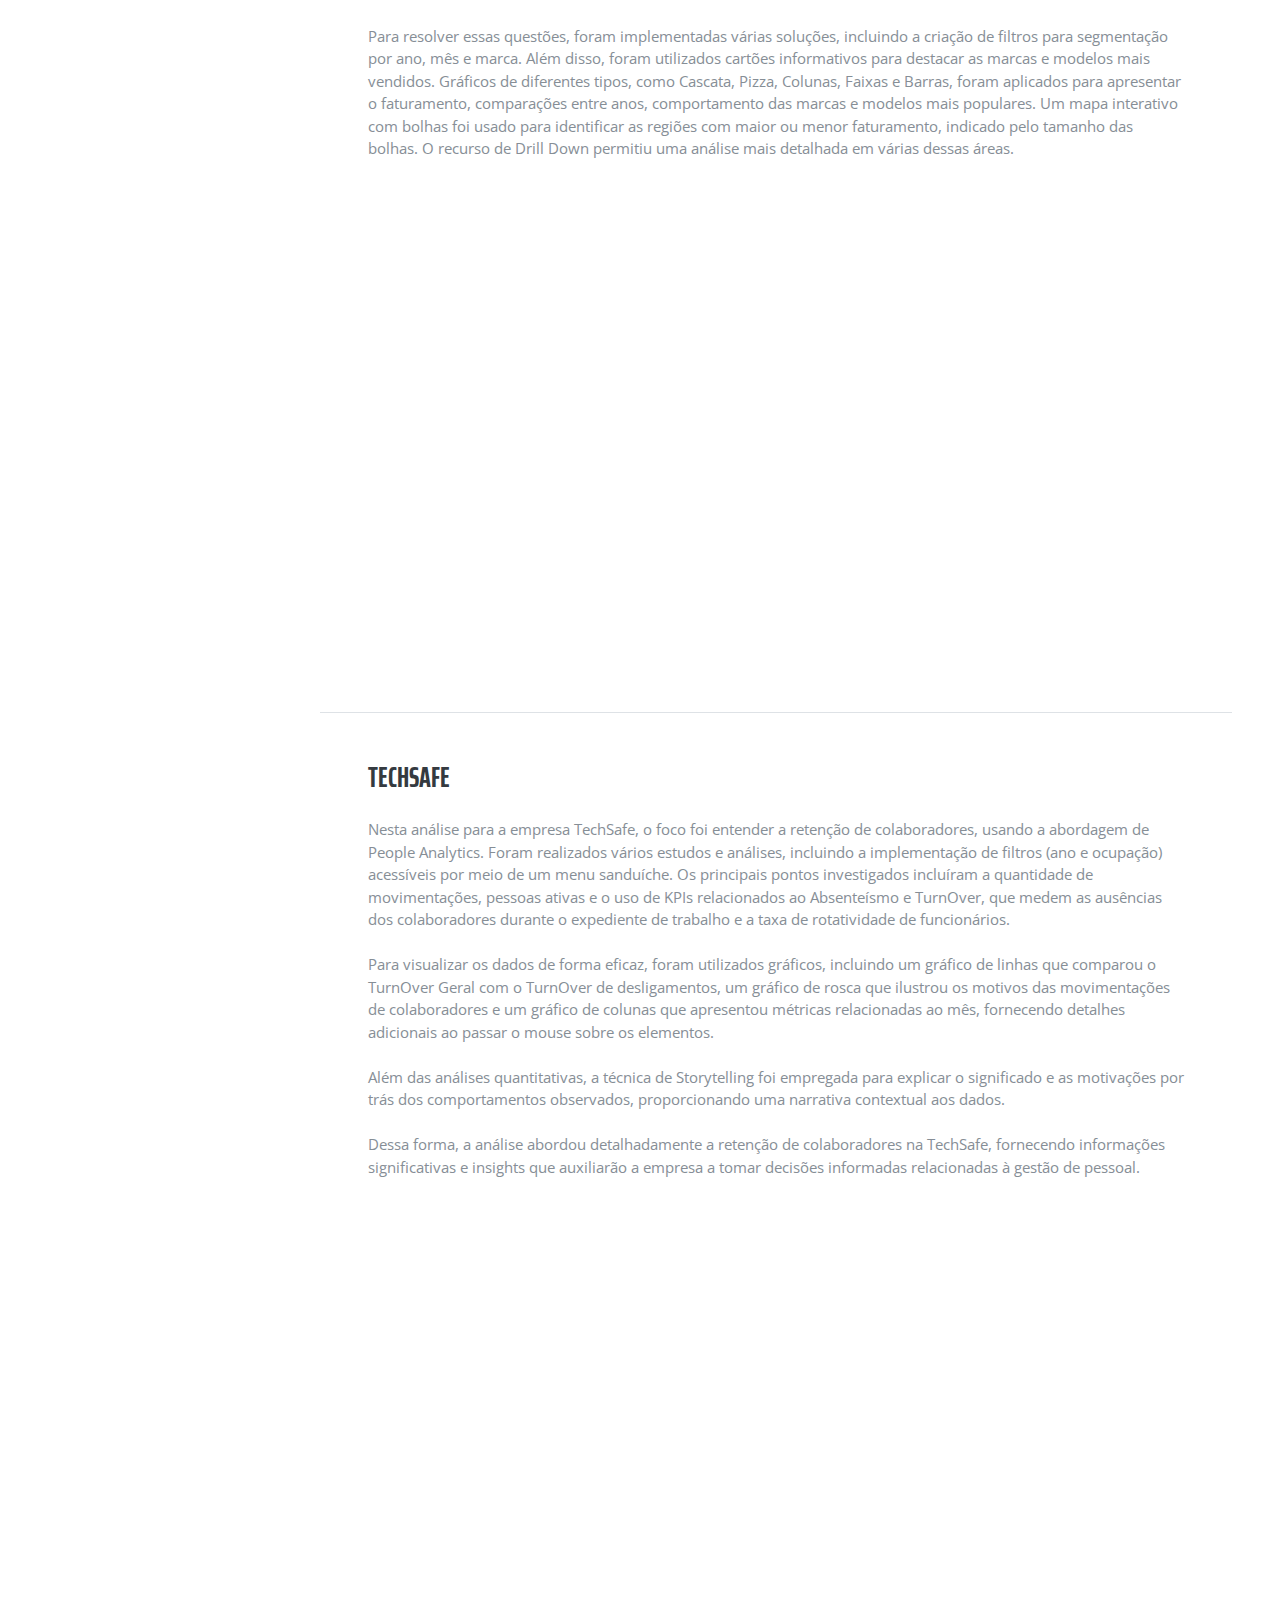
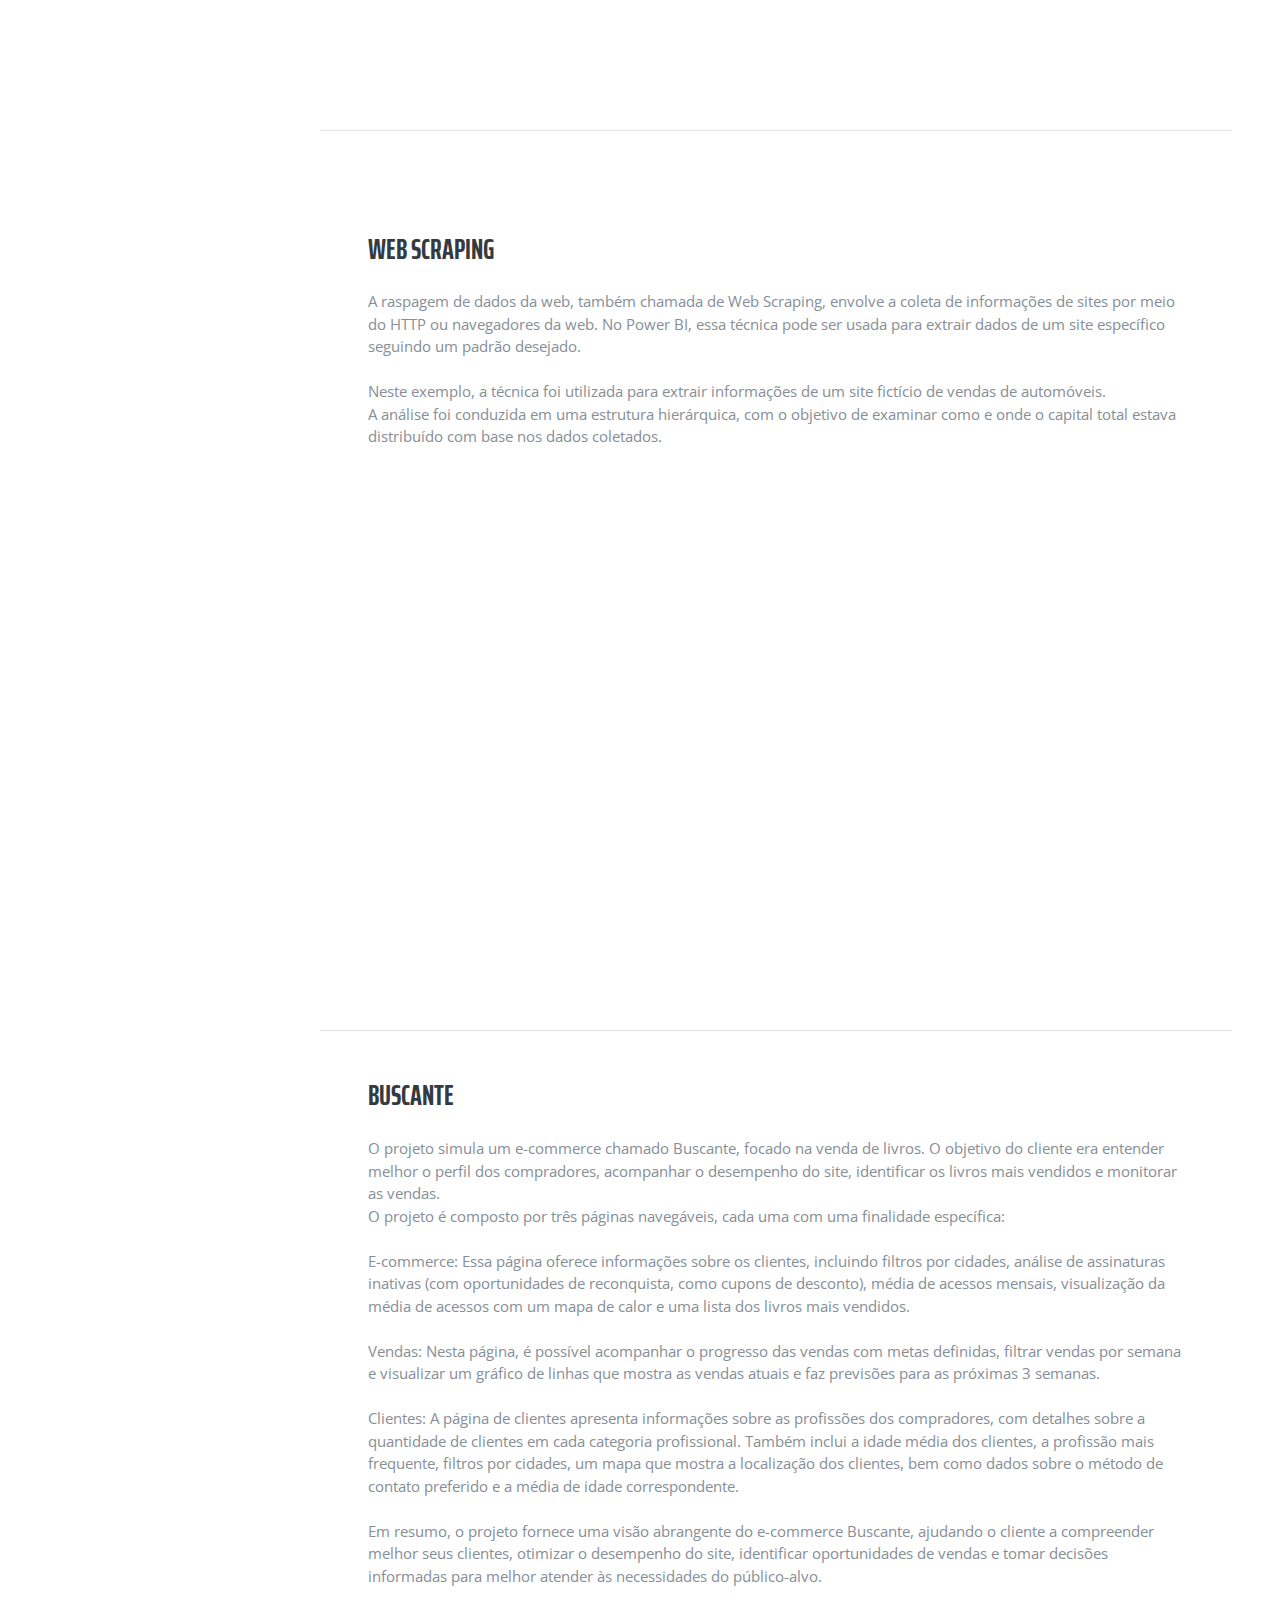
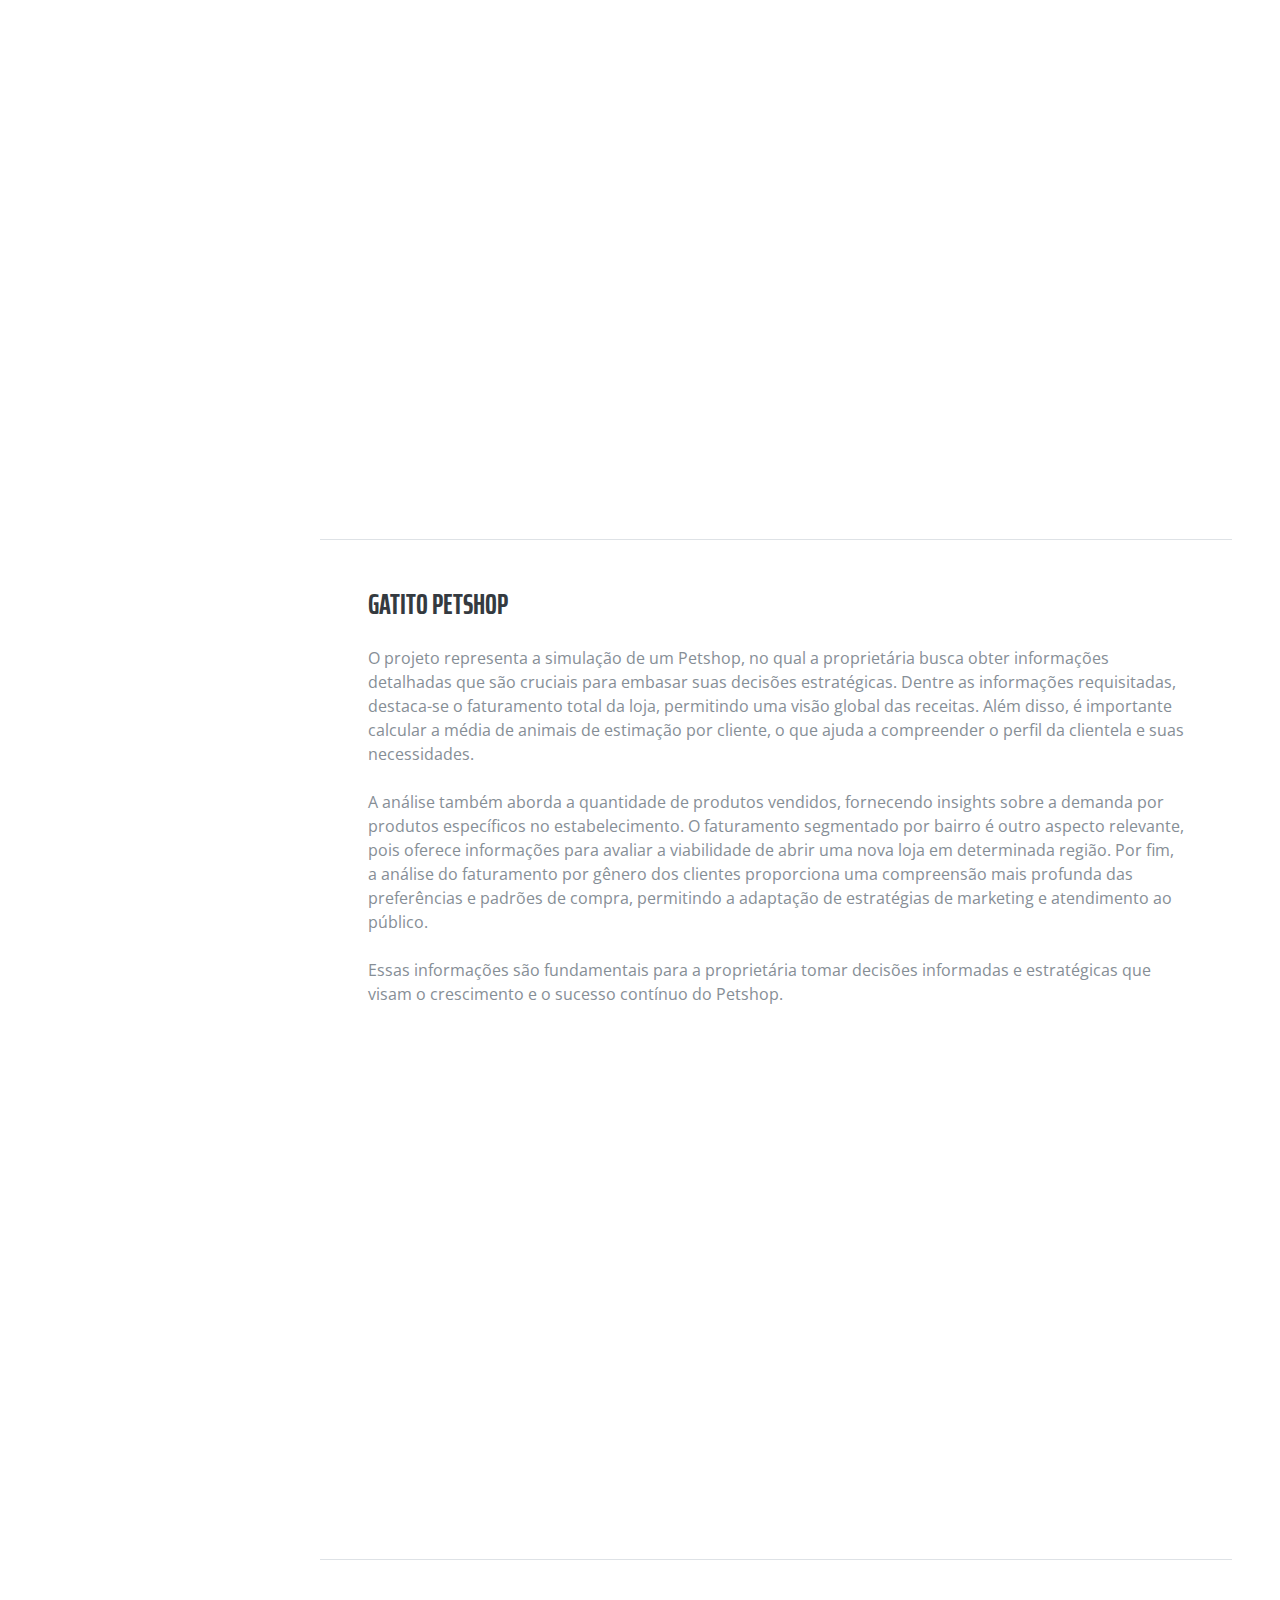
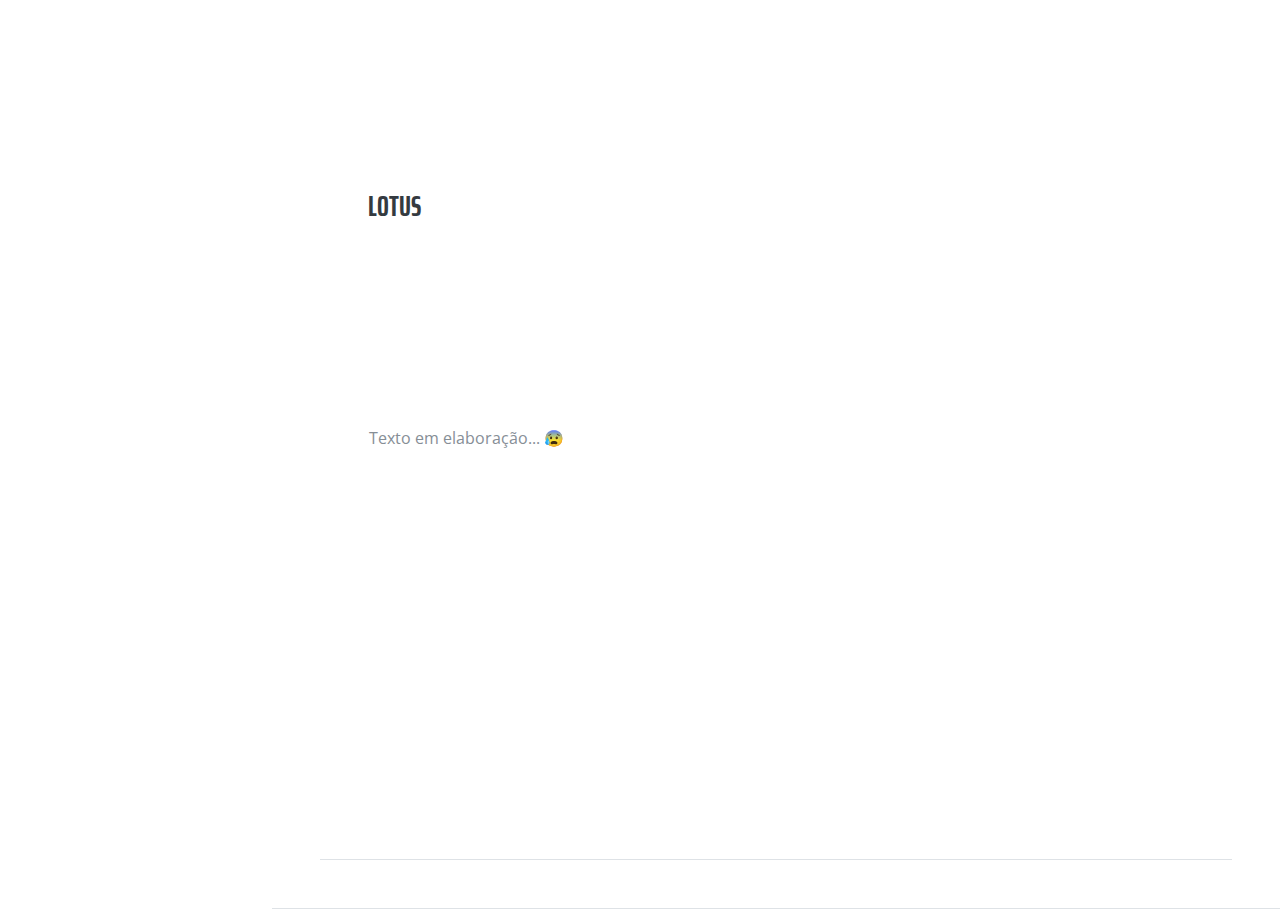
<file: projetos-power-bi.html>
<!DOCTYPE html>
<html lang="pt-br">

  <head>

    <meta charset="utf-8">
    <meta name="viewport" content="width=device-width, initial-scale=1, shrink-to-fit=no">
    <meta name="description" content="">
    <meta name="author" content="">

    <title>Marden Coelho</title>

    <!-- Bootstrap core CSS -->
    <link href="vendor/bootstrap/css/bootstrap.min.css" rel="stylesheet">

    <!-- Custom fonts for this template -->
    <link href="https://fonts.googleapis.com/css?family=Saira+Extra+Condensed:100,200,300,400,500,600,700,800,900" rel="stylesheet">
    <link href="https://fonts.googleapis.com/css?family=Open+Sans:300,300i,400,400i,600,600i,700,700i,800,800i" rel="stylesheet">
    <link href="vendor/font-awesome/css/font-awesome.min.css" rel="stylesheet">
    <link href="vendor/devicons/css/devicons.min.css" rel="stylesheet">
    <link href="vendor/simple-line-icons/css/simple-line-icons.css" rel="stylesheet">

    <!-- Custom styles for this template -->
    <link href="css/resume.min.css" rel="stylesheet">

  </head>

  <body id="page-top">

    <nav class="navbar navbar-expand-lg navbar-dark bg-primary fixed-top" id="sideNav">
      <a class="navbar-brand js-scroll-trigger" href="#page-top">
        <span class="d-block d-lg-none">Marden Coelho</span>
        <span class="d-none d-lg-block">
          <img class="img-fluid img-profile rounded-circle mx-auto mb-2" src="img/profile.jpg" alt="">
        </span>
      </a>
      <button class="navbar-toggler" type="button" data-toggle="collapse" data-target="#navbarSupportedContent" aria-controls="navbarSupportedContent" aria-expanded="false" aria-label="Toggle navigation">
        <span class="navbar-toggler-icon"></span>
      </button>
      <div class="collapse navbar-collapse" id="navbarSupportedContent">
        <ul class="navbar-nav">
          <li class="nav-item">
            <a class="nav-link js-scroll-trigger" href="#about">Sobre</a>
          </li>
          <li class="nav-item">
            <a class="nav-link js-scroll-trigger" href="#experience">Experiências</a>
          </li>
          <li class="nav-item">
            <a class="nav-link js-scroll-trigger" href="#education">Aprendizados</a>
          </li>
          <li class="nav-item">
            <a class="nav-link js-scroll-trigger" href="#skills">Habilidades Técnicas</a>
          </li>
          <li class="nav-item">
            <a class="nav-link js-scroll-trigger" href="#interests">Habilidades Comportamentais</a>
          </li>
          <li class="nav-item">
            <a class="nav-link js-scroll-trigger" href="#awards">Certificações</a>
          </li>          
          <!--<li class="nav-item">
            <a class="nav-link js-scroll-trigger" href="#portfolio">Portfólio</a>
          </li>-->
        </ul>
      </div>
    </nav>

    <div class="container-fluid p-0">

      <section class="resume-section p-3 p-lg-5 d-flex flex-column">
        <div class="my-auto">

          <h2 class="mb-5">Projetos Power BI</h2>
          

          <section class="resume-section p-3 p-lg-5 d-flex flex-column">
            <div class="my-auto">            
              
              <h3 class="mb-0" style="text-align: left;">Bem Coberto</h3><br>
              <table>
                <tr>
                  <div style="font-size: 15px;">O projeto desenvolvido concentra-se nas áreas de vendas e marketing, voltado para uma empresa que comercializa planos de saúde. Seu objetivo é fornecer uma visão abrangente do desempenho de vendas e retornos, com base na análise dos investimentos em cada canal de aquisição de leads. O projeto engloba três páginas navegáveis: Principal, Leads e Vendas.<br><br>

                  Na página Principal, são fornecidas informações-chave, como a Taxa de Eficiência para avaliar a eficácia das equipes de vendas, a Quantidade de Leads Inválidos e Repetidos para identificar e corrigir dados incorretos na base, o Faturamento para obter uma visão geral do desempenho da empresa e a Variação do Faturamento em relação a períodos anteriores. Além disso, são apresentados dados sobre a Quantidade de Leads e Vidas (vendas) por canal de aquisição, a Quantidade de Leads por Horário e o Faturamento por fornecedor (canal de venda).<br><br>

                  Na página Leads, são destacadas métricas relacionadas aos leads, como Quantidade Total de Leads, Média de Leads por Dia, Porcentagem de Leads Inválidos e Repetidos e o Investimento em Marketing. Também são apresentados dados sobre Leads por Equipe e Estado, bem como uma Matriz de comparativo de Canais de Aquisição, Eficiência, Variação de Leads e Investimento, tanto por equipe quanto por status.<br><br>

                  Na página Vendas, o foco é no desempenho de vendas, incluindo informações sobre Faturamento, Retorno sobre o Investimento (ROI), Porcentagem de Fechamentos, Tempo Médio de Conversão e a Quantidade de Vidas (vendas) no Período. Há também um comparativo entre Faturamento e Investimento, Total de Vidas por Dia e Matrizes de comparativo de Canais de Aquisição, Leads Aproveitados, Quantidade de Leads, Eficiência e Tempo de Conversão, tanto por equipe quanto por status.<br><br>

                  O projeto é uma ferramenta valiosa para a empresa, fornecendo uma análise abrangente de seu desempenho em vendas e marketing, permitindo tomar decisões informadas com base nos dados coletados e analisados. Além disso, oferece a capacidade de identificar áreas que necessitam de ajustes e melhorias, garantindo a eficácia e o sucesso contínuo do negócio.<br><br>
                </div>
                  <td><iframe title="dashboard gatito" width="1000" height="473.5" src="https://app.powerbi.com/view?r=eyJrIjoiOTJhMTFmYmYtYzVlOS00NzM4LWIzMDgtYjdkMTI2YjE2NTY4IiwidCI6ImEyYTE1ZTA1LWY2MjYtNDVhZi05MTkyLThlNDM2OTk2MjljZiJ9" frameborder="0" allowFullScreen="true"></iframe></td>
                </tr>
              </table>
            </div>
            </section>

          <section class="resume-section p-3 p-lg-5 d-flex flex-column">
            <div class="my-auto">            
              
              <h3 class="mb-0" style="text-align: left;">ImportCars</h3><br>
              <table>
                <tr>
                  <td><iframe title="RelatórioVendas" width="1000" height="473.5" src="https://app.powerbi.com/view?r=eyJrIjoiMjBhYTcyOTMtZjAyYy00OTE3LTgxMjQtMWMyZWFhYjY4OTAwIiwidCI6ImEyYTE1ZTA1LWY2MjYtNDVhZi05MTkyLThlNDM2OTk2MjljZiJ9" frameborder="0" allowFullScreen="true"></iframe></td>

                  <div style="font-size: 15px;">Realizei uma análise da empresa ImportCars, com o objetivo de compreender o desempenho financeiro geral, bem como o panorama de vendas de modelos e marcas. Além disso, busquei identificar a localização dos clientes para futuras campanhas de marketing e avaliar se as metas estavam sendo atingidas, comparando o desempenho com o ano anterior.<br><br>

                  Para resolver essas questões, foram implementadas várias soluções, incluindo a criação de filtros para segmentação por ano, mês e marca. Além disso, foram utilizados cartões informativos para destacar as marcas e modelos mais vendidos. Gráficos de diferentes tipos, como Cascata, Pizza, Colunas, Faixas e Barras, foram aplicados para apresentar o faturamento, comparações entre anos, comportamento das marcas e modelos mais populares. Um mapa interativo com bolhas foi usado para identificar as regiões com maior ou menor faturamento, indicado pelo tamanho das bolhas. O recurso de Drill Down permitiu uma análise mais detalhada em várias dessas áreas.<br><br>
                </div>  
                </tr>
              </table>
            </div>
            </section>

            <section class="resume-section p-3 p-lg-5 d-flex flex-column">
              <div class="my-auto">            
                
                <h3 class="mb-0" style="text-align: left;">TechSafe</h3><br>
                <table>
                  <tr>
                    <div style="font-size: 15px;">Nesta análise para a empresa TechSafe, o foco foi entender a retenção de colaboradores, usando a abordagem de People Analytics. Foram realizados vários estudos e análises, incluindo a implementação de filtros (ano e ocupação) acessíveis por meio de um menu sanduíche. Os principais pontos investigados incluíram a quantidade de movimentações, pessoas ativas e o uso de KPIs relacionados ao Absenteísmo e TurnOver, que medem as ausências dos colaboradores durante o expediente de trabalho e a taxa de rotatividade de funcionários.<br><br>

                    Para visualizar os dados de forma eficaz, foram utilizados gráficos, incluindo um gráfico de linhas que comparou o TurnOver Geral com o TurnOver de desligamentos, um gráfico de rosca que ilustrou os motivos das movimentações de colaboradores e um gráfico de colunas que apresentou métricas relacionadas ao mês, fornecendo detalhes adicionais ao passar o mouse sobre os elementos.<br><br>
                    
                    Além das análises quantitativas, a técnica de Storytelling foi empregada para explicar o significado e as motivações por trás dos comportamentos observados, proporcionando uma narrativa contextual aos dados.<br><br>
                    
                    Dessa forma, a análise abordou detalhadamente a retenção de colaboradores na TechSafe, fornecendo informações significativas e insights que auxiliarão a empresa a tomar decisões informadas relacionadas à gestão de pessoal.<br><br>
                    </div>
                    <td><iframe title="dashboard gatito" width="1000" height="473.5" src="https://app.powerbi.com/view?r=eyJrIjoiZTA2M2FkNmItYmEzNy00NzkzLWE4MGMtMjBjYWRjMzBlYzhjIiwidCI6ImEyYTE1ZTA1LWY2MjYtNDVhZi05MTkyLThlNDM2OTk2MjljZiJ9" frameborder="0" allowFullScreen="true"></iframe></td>
                  </tr>
                </table>
              </div>
              </section>

              <section class="resume-section p-3 p-lg-5 d-flex flex-column">
                <div class="my-auto">            
                  
                  <h3 class="mb-0" style="text-align: left;">Web Scraping</h3><br>
                  <table>
                    <tr>
                      <td><iframe title="webscraping" width="1000" height="473.5" src="https://app.powerbi.com/view?r=eyJrIjoiNjA1YWU5NWEtZTMwMS00YzMzLWJhZjQtYmVlMTk3Y2RkYmM0IiwidCI6ImEyYTE1ZTA1LWY2MjYtNDVhZi05MTkyLThlNDM2OTk2MjljZiJ9" frameborder="0" allowFullScreen="true"></iframe></td>
    
                      <div style="font-size: 15px;">
                        A raspagem de dados da web, também chamada de Web Scraping, envolve a coleta de informações de sites por meio do HTTP ou navegadores da web. No Power BI, essa técnica pode ser usada para extrair dados de um site específico seguindo um padrão desejado.<br><br>
                        Neste exemplo, a técnica foi utilizada para extrair informações de um site fictício de vendas de automóveis.<br>
                        A análise foi conduzida em uma estrutura hierárquica, com o objetivo de examinar como e onde o capital total estava distribuído com base nos dados coletados.
                      </div>
                    </tr>
                  </table>
                </div>
                </section>

        <section class="resume-section p-3 p-lg-5 d-flex flex-column">
          <div class="my-auto">            
            
            <h3 class="mb-0" style="text-align: left;">Buscante</h3><br>
            <table>
              <tr>
                <div style="font-size: 15px;">
                  O projeto simula um e-commerce chamado Buscante, focado na venda de livros. O objetivo do cliente era entender melhor o perfil dos compradores, acompanhar o desempenho do site, identificar os livros mais vendidos e monitorar as vendas.<br> O projeto é composto por três páginas navegáveis, cada uma com uma finalidade específica:<br><br>

                  E-commerce: Essa página oferece informações sobre os clientes, incluindo filtros por cidades, análise de assinaturas inativas (com oportunidades de reconquista, como cupons de desconto), média de acessos mensais, visualização da média de acessos com um mapa de calor e uma lista dos livros mais vendidos.<br><br>

                  Vendas: Nesta página, é possível acompanhar o progresso das vendas com metas definidas, filtrar vendas por semana e visualizar um gráfico de linhas que mostra as vendas atuais e faz previsões para as próximas 3 semanas.<br><br>

                  Clientes: A página de clientes apresenta informações sobre as profissões dos compradores, com detalhes sobre a quantidade de clientes em cada categoria profissional. Também inclui a idade média dos clientes, a profissão mais frequente, filtros por cidades, um mapa que mostra a localização dos clientes, bem como dados sobre o método de contato preferido e a média de idade correspondente.<br><br>

                  Em resumo, o projeto fornece uma visão abrangente do e-commerce Buscante, ajudando o cliente a compreender melhor seus clientes, otimizar o desempenho do site, identificar oportunidades de vendas e tomar decisões informadas para melhor atender às necessidades do público-alvo.<br><br>
                </div>

                <td><iframe title="dashboard gatito" width="1000" height="473.5" src="https://app.powerbi.com/view?r=eyJrIjoiMjFhNDg1ZTEtYmUxNS00YTdlLTk4YzQtMTk1NTg4ZWYxMTdjIiwidCI6ImEyYTE1ZTA1LWY2MjYtNDVhZi05MTkyLThlNDM2OTk2MjljZiJ9" frameborder="0" allowFullScreen="true"></iframe></td>
              </tr>
            </table>
          </div>
          </section>

        <section class="resume-section p-3 p-lg-5 d-flex flex-column">
          <div class="my-auto"> 
          <h3 class="mb-0">Gatito Petshop</h3><br>
          <table>
            <tr>
              <td><iframe title="dashboard gatito" width="1000" height="473.5" src="https://app.powerbi.com/view?r=eyJrIjoiNDExNTZkYmMtNjZiMS00YTdiLTg5YWEtY2VkZDEyNjBhMWZhIiwidCI6ImEyYTE1ZTA1LWY2MjYtNDVhZi05MTkyLThlNDM2OTk2MjljZiJ9" frameborder="0" allowFullScreen="true"></iframe></td>
              
              <div>
                O projeto representa a simulação de um Petshop, no qual a proprietária busca obter informações detalhadas que são cruciais para embasar suas decisões estratégicas. Dentre as informações requisitadas, destaca-se o faturamento total da loja, permitindo uma visão global das receitas. Além disso, é importante calcular a média de animais de estimação por cliente, o que ajuda a compreender o perfil da clientela e suas necessidades.<br><br>

                A análise também aborda a quantidade de produtos vendidos, fornecendo insights sobre a demanda por produtos específicos no estabelecimento. O faturamento segmentado por bairro é outro aspecto relevante, pois oferece informações para avaliar a viabilidade de abrir uma nova loja em determinada região. Por fim, a análise do faturamento por gênero dos clientes proporciona uma compreensão mais profunda das preferências e padrões de compra, permitindo a adaptação de estratégias de marketing e atendimento ao público.<br><br>

                Essas informações são fundamentais para a proprietária tomar decisões informadas e estratégicas que visam o crescimento e o sucesso contínuo do Petshop.<br><br>
              </div>
            </tr>
          </table>
        </div>
        </section>

            

              

                <section class="resume-section p-3 p-lg-5 d-flex flex-column">
                  <div class="my-auto">            
                    
                    <h3 class="mb-0" style="text-align: left;">Lotus</h3><br>
                    <table>
                      <tr>  
                        <td style="text-align: left;">Texto em elaboração... 😰
                      
                        <td><iframe title="RelatórioVendas" width="600" height="373.5" src="https://app.powerbi.com/view?r=eyJrIjoiYjk4YTdkNmMtMTc4Zi00Mzc2LTkwZWItOTM3NWJhNDRjMjc1IiwidCI6ImEyYTE1ZTA1LWY2MjYtNDVhZi05MTkyLThlNDM2OTk2MjljZiJ9" frameborder="0" allowFullScreen="true"></iframe></td>
                      
                      </td>    
                      </tr>
                    </table>
                  </section>
          
                

        </div>

     

  </body>

</html>
</file>
<file: vendor/simple-line-icons/css/simple-line-icons.css>
@font-face {
  font-family: 'simple-line-icons';
  src: url('../fonts/Simple-Line-Icons.eot?v=2.4.0');
  src: url('../fonts/Simple-Line-Icons.eot?v=2.4.0#iefix') format('embedded-opentype'), url('../fonts/Simple-Line-Icons.woff2?v=2.4.0') format('woff2'), url('../fonts/Simple-Line-Icons.ttf?v=2.4.0') format('truetype'), url('../fonts/Simple-Line-Icons.woff?v=2.4.0') format('woff'), url('../fonts/Simple-Line-Icons.svg?v=2.4.0#simple-line-icons') format('svg');
  font-weight: normal;
  font-style: normal;
}
/*
 Use the following CSS code if you want to have a class per icon.
 Instead of a list of all class selectors, you can use the generic [class*="icon-"] selector, but it's slower:
*/
.icon-user,
.icon-people,
.icon-user-female,
.icon-user-follow,
.icon-user-following,
.icon-user-unfollow,
.icon-login,
.icon-logout,
.icon-emotsmile,
.icon-phone,
.icon-call-end,
.icon-call-in,
.icon-call-out,
.icon-map,
.icon-location-pin,
.icon-direction,
.icon-directions,
.icon-compass,
.icon-layers,
.icon-menu,
.icon-list,
.icon-options-vertical,
.icon-options,
.icon-arrow-down,
.icon-arrow-left,
.icon-arrow-right,
.icon-arrow-up,
.icon-arrow-up-circle,
.icon-arrow-left-circle,
.icon-arrow-right-circle,
.icon-arrow-down-circle,
.icon-check,
.icon-clock,
.icon-plus,
.icon-minus,
.icon-close,
.icon-event,
.icon-exclamation,
.icon-organization,
.icon-trophy,
.icon-screen-smartphone,
.icon-screen-desktop,
.icon-plane,
.icon-notebook,
.icon-mustache,
.icon-mouse,
.icon-magnet,
.icon-energy,
.icon-disc,
.icon-cursor,
.icon-cursor-move,
.icon-crop,
.icon-chemistry,
.icon-speedometer,
.icon-shield,
.icon-screen-tablet,
.icon-magic-wand,
.icon-hourglass,
.icon-graduation,
.icon-ghost,
.icon-game-controller,
.icon-fire,
.icon-eyeglass,
.icon-envelope-open,
.icon-envelope-letter,
.icon-bell,
.icon-badge,
.icon-anchor,
.icon-wallet,
.icon-vector,
.icon-speech,
.icon-puzzle,
.icon-printer,
.icon-present,
.icon-playlist,
.icon-pin,
.icon-picture,
.icon-handbag,
.icon-globe-alt,
.icon-globe,
.icon-folder-alt,
.icon-folder,
.icon-film,
.icon-feed,
.icon-drop,
.icon-drawer,
.icon-docs,
.icon-doc,
.icon-diamond,
.icon-cup,
.icon-calculator,
.icon-bubbles,
.icon-briefcase,
.icon-book-open,
.icon-basket-loaded,
.icon-basket,
.icon-bag,
.icon-action-undo,
.icon-action-redo,
.icon-wrench,
.icon-umbrella,
.icon-trash,
.icon-tag,
.icon-support,
.icon-frame,
.icon-size-fullscreen,
.icon-size-actual,
.icon-shuffle,
.icon-share-alt,
.icon-share,
.icon-rocket,
.icon-question,
.icon-pie-chart,
.icon-pencil,
.icon-note,
.icon-loop,
.icon-home,
.icon-grid,
.icon-graph,
.icon-microphone,
.icon-music-tone-alt,
.icon-music-tone,
.icon-earphones-alt,
.icon-earphones,
.icon-equalizer,
.icon-like,
.icon-dislike,
.icon-control-start,
.icon-control-rewind,
.icon-control-play,
.icon-control-pause,
.icon-control-forward,
.icon-control-end,
.icon-volume-1,
.icon-volume-2,
.icon-volume-off,
.icon-calendar,
.icon-bulb,
.icon-chart,
.icon-ban,
.icon-bubble,
.icon-camrecorder,
.icon-camera,
.icon-cloud-download,
.icon-cloud-upload,
.icon-envelope,
.icon-eye,
.icon-flag,
.icon-heart,
.icon-info,
.icon-key,
.icon-link,
.icon-lock,
.icon-lock-open,
.icon-magnifier,
.icon-magnifier-add,
.icon-magnifier-remove,
.icon-paper-clip,
.icon-paper-plane,
.icon-power,
.icon-refresh,
.icon-reload,
.icon-settings,
.icon-star,
.icon-symbol-female,
.icon-symbol-male,
.icon-target,
.icon-credit-card,
.icon-paypal,
.icon-social-tumblr,
.icon-social-twitter,
.icon-social-facebook,
.icon-social-instagram,
.icon-social-linkedin,
.icon-social-pinterest,
.icon-social-github,
.icon-social-google,
.icon-social-reddit,
.icon-social-skype,
.icon-social-dribbble,
.icon-social-behance,
.icon-social-foursqare,
.icon-social-soundcloud,
.icon-social-spotify,
.icon-social-stumbleupon,
.icon-social-youtube,
.icon-social-dropbox,
.icon-social-vkontakte,
.icon-social-steam {
  font-family: 'simple-line-icons';
  speak: none;
  font-style: normal;
  font-weight: normal;
  font-variant: normal;
  text-transform: none;
  line-height: 1;
  /* Better Font Rendering =========== */
  -webkit-font-smoothing: antialiased;
  -moz-osx-font-smoothing: grayscale;
}
.icon-user:before {
  content: "\e005";
}
.icon-people:before {
  content: "\e001";
}
.icon-user-female:before {
  content: "\e000";
}
.icon-user-follow:before {
  content: "\e002";
}
.icon-user-following:before {
  content: "\e003";
}
.icon-user-unfollow:before {
  content: "\e004";
}
.icon-login:before {
  content: "\e066";
}
.icon-logout:before {
  content: "\e065";
}
.icon-emotsmile:before {
  content: "\e021";
}
.icon-phone:before {
  content: "\e600";
}
.icon-call-end:before {
  content: "\e048";
}
.icon-call-in:before {
  content: "\e047";
}
.icon-call-out:before {
  content: "\e046";
}
.icon-map:before {
  content: "\e033";
}
.icon-location-pin:before {
  content: "\e096";
}
.icon-direction:before {
  content: "\e042";
}
.icon-directions:before {
  content: "\e041";
}
.icon-compass:before {
  content: "\e045";
}
.icon-layers:before {
  content: "\e034";
}
.icon-menu:before {
  content: "\e601";
}
.icon-list:before {
  content: "\e067";
}
.icon-options-vertical:before {
  content: "\e602";
}
.icon-options:before {
  content: "\e603";
}
.icon-arrow-down:before {
  content: "\e604";
}
.icon-arrow-left:before {
  content: "\e605";
}
.icon-arrow-right:before {
  content: "\e606";
}
.icon-arrow-up:before {
  content: "\e607";
}
.icon-arrow-up-circle:before {
  content: "\e078";
}
.icon-arrow-left-circle:before {
  content: "\e07a";
}
.icon-arrow-right-circle:before {
  content: "\e079";
}
.icon-arrow-down-circle:before {
  content: "\e07b";
}
.icon-check:before {
  content: "\e080";
}
.icon-clock:before {
  content: "\e081";
}
.icon-plus:before {
  content: "\e095";
}
.icon-minus:before {
  content: "\e615";
}
.icon-close:before {
  content: "\e082";
}
.icon-event:before {
  content: "\e619";
}
.icon-exclamation:before {
  content: "\e617";
}
.icon-organization:before {
  content: "\e616";
}
.icon-trophy:before {
  content: "\e006";
}
.icon-screen-smartphone:before {
  content: "\e010";
}
.icon-screen-desktop:before {
  content: "\e011";
}
.icon-plane:before {
  content: "\e012";
}
.icon-notebook:before {
  content: "\e013";
}
.icon-mustache:before {
  content: "\e014";
}
.icon-mouse:before {
  content: "\e015";
}
.icon-magnet:before {
  content: "\e016";
}
.icon-energy:before {
  content: "\e020";
}
.icon-disc:before {
  content: "\e022";
}
.icon-cursor:before {
  content: "\e06e";
}
.icon-cursor-move:before {
  content: "\e023";
}
.icon-crop:before {
  content: "\e024";
}
.icon-chemistry:before {
  content: "\e026";
}
.icon-speedometer:before {
  content: "\e007";
}
.icon-shield:before {
  content: "\e00e";
}
.icon-screen-tablet:before {
  content: "\e00f";
}
.icon-magic-wand:before {
  content: "\e017";
}
.icon-hourglass:before {
  content: "\e018";
}
.icon-graduation:before {
  content: "\e019";
}
.icon-ghost:before {
  content: "\e01a";
}
.icon-game-controller:before {
  content: "\e01b";
}
.icon-fire:before {
  content: "\e01c";
}
.icon-eyeglass:before {
  content: "\e01d";
}
.icon-envelope-open:before {
  content: "\e01e";
}
.icon-envelope-letter:before {
  content: "\e01f";
}
.icon-bell:before {
  content: "\e027";
}
.icon-badge:before {
  content: "\e028";
}
.icon-anchor:before {
  content: "\e029";
}
.icon-wallet:before {
  content: "\e02a";
}
.icon-vector:before {
  content: "\e02b";
}
.icon-speech:before {
  content: "\e02c";
}
.icon-puzzle:before {
  content: "\e02d";
}
.icon-printer:before {
  content: "\e02e";
}
.icon-present:before {
  content: "\e02f";
}
.icon-playlist:before {
  content: "\e030";
}
.icon-pin:before {
  content: "\e031";
}
.icon-picture:before {
  content: "\e032";
}
.icon-handbag:before {
  content: "\e035";
}
.icon-globe-alt:before {
  content: "\e036";
}
.icon-globe:before {
  content: "\e037";
}
.icon-folder-alt:before {
  content: "\e039";
}
.icon-folder:before {
  content: "\e089";
}
.icon-film:before {
  content: "\e03a";
}
.icon-feed:before {
  content: "\e03b";
}
.icon-drop:before {
  content: "\e03e";
}
.icon-drawer:before {
  content: "\e03f";
}
.icon-docs:before {
  content: "\e040";
}
.icon-doc:before {
  content: "\e085";
}
.icon-diamond:before {
  content: "\e043";
}
.icon-cup:before {
  content: "\e044";
}
.icon-calculator:before {
  content: "\e049";
}
.icon-bubbles:before {
  content: "\e04a";
}
.icon-briefcase:before {
  content: "\e04b";
}
.icon-book-open:before {
  content: "\e04c";
}
.icon-basket-loaded:before {
  content: "\e04d";
}
.icon-basket:before {
  content: "\e04e";
}
.icon-bag:before {
  content: "\e04f";
}
.icon-action-undo:before {
  content: "\e050";
}
.icon-action-redo:before {
  content: "\e051";
}
.icon-wrench:before {
  content: "\e052";
}
.icon-umbrella:before {
  content: "\e053";
}
.icon-trash:before {
  content: "\e054";
}
.icon-tag:before {
  content: "\e055";
}
.icon-support:before {
  content: "\e056";
}
.icon-frame:before {
  content: "\e038";
}
.icon-size-fullscreen:before {
  content: "\e057";
}
.icon-size-actual:before {
  content: "\e058";
}
.icon-shuffle:before {
  content: "\e059";
}
.icon-share-alt:before {
  content: "\e05a";
}
.icon-share:before {
  content: "\e05b";
}
.icon-rocket:before {
  content: "\e05c";
}
.icon-question:before {
  content: "\e05d";
}
.icon-pie-chart:before {
  content: "\e05e";
}
.icon-pencil:before {
  content: "\e05f";
}
.icon-note:before {
  content: "\e060";
}
.icon-loop:before {
  content: "\e064";
}
.icon-home:before {
  content: "\e069";
}
.icon-grid:before {
  content: "\e06a";
}
.icon-graph:before {
  content: "\e06b";
}
.icon-microphone:before {
  content: "\e063";
}
.icon-music-tone-alt:before {
  content: "\e061";
}
.icon-music-tone:before {
  content: "\e062";
}
.icon-earphones-alt:before {
  content: "\e03c";
}
.icon-earphones:before {
  content: "\e03d";
}
.icon-equalizer:before {
  content: "\e06c";
}
.icon-like:before {
  content: "\e068";
}
.icon-dislike:before {
  content: "\e06d";
}
.icon-control-start:before {
  content: "\e06f";
}
.icon-control-rewind:before {
  content: "\e070";
}
.icon-control-play:before {
  content: "\e071";
}
.icon-control-pause:before {
  content: "\e072";
}
.icon-control-forward:before {
  content: "\e073";
}
.icon-control-end:before {
  content: "\e074";
}
.icon-volume-1:before {
  content: "\e09f";
}
.icon-volume-2:before {
  content: "\e0a0";
}
.icon-volume-off:before {
  content: "\e0a1";
}
.icon-calendar:before {
  content: "\e075";
}
.icon-bulb:before {
  content: "\e076";
}
.icon-chart:before {
  content: "\e077";
}
.icon-ban:before {
  content: "\e07c";
}
.icon-bubble:before {
  content: "\e07d";
}
.icon-camrecorder:before {
  content: "\e07e";
}
.icon-camera:before {
  content: "\e07f";
}
.icon-cloud-download:before {
  content: "\e083";
}
.icon-cloud-upload:before {
  content: "\e084";
}
.icon-envelope:before {
  content: "\e086";
}
.icon-eye:before {
  content: "\e087";
}
.icon-flag:before {
  content: "\e088";
}
.icon-heart:before {
  content: "\e08a";
}
.icon-info:before {
  content: "\e08b";
}
.icon-key:before {
  content: "\e08c";
}
.icon-link:before {
  content: "\e08d";
}
.icon-lock:before {
  content: "\e08e";
}
.icon-lock-open:before {
  content: "\e08f";
}
.icon-magnifier:before {
  content: "\e090";
}
.icon-magnifier-add:before {
  content: "\e091";
}
.icon-magnifier-remove:before {
  content: "\e092";
}
.icon-paper-clip:before {
  content: "\e093";
}
.icon-paper-plane:before {
  content: "\e094";
}
.icon-power:before {
  content: "\e097";
}
.icon-refresh:before {
  content: "\e098";
}
.icon-reload:before {
  content: "\e099";
}
.icon-settings:before {
  content: "\e09a";
}
.icon-star:before {
  content: "\e09b";
}
.icon-symbol-female:before {
  content: "\e09c";
}
.icon-symbol-male:before {
  content: "\e09d";
}
.icon-target:before {
  content: "\e09e";
}
.icon-credit-card:before {
  content: "\e025";
}
.icon-paypal:before {
  content: "\e608";
}
.icon-social-tumblr:before {
  content: "\e00a";
}
.icon-social-twitter:before {
  content: "\e009";
}
.icon-social-facebook:before {
  content: "\e00b";
}
.icon-social-instagram:before {
  content: "\e609";
}
.icon-social-linkedin:before {
  content: "\e60a";
}
.icon-social-pinterest:before {
  content: "\e60b";
}
.icon-social-github:before {
  content: "\e60c";
}
.icon-social-google:before {
  content: "\e60d";
}
.icon-social-reddit:before {
  content: "\e60e";
}
.icon-social-skype:before {
  content: "\e60f";
}
.icon-social-dribbble:before {
  content: "\e00d";
}
.icon-social-behance:before {
  content: "\e610";
}
.icon-social-foursqare:before {
  content: "\e611";
}
.icon-social-soundcloud:before {
  content: "\e612";
}
.icon-social-spotify:before {
  content: "\e613";
}
.icon-social-stumbleupon:before {
  content: "\e614";
}
.icon-social-youtube:before {
  content: "\e008";
}
.icon-social-dropbox:before {
  content: "\e00c";
}
.icon-social-vkontakte:before {
  content: "\e618";
}
.icon-social-steam:before {
  content: "\e620";
}
</file>
<file: style.css>
* {
    margin: 0;
    padding: 0;
    box-sizing: border-box;
}

:root {
    --primary: linear-gradient(135deg, #667eea 0%, #764ba2 100%);
    --secondary: linear-gradient(135deg, #f093fb 0%, #f5576c 100%);
    --accent: #10b981;
    --dark: #0f172a;
    --dark-2: #1e293b;
    --glass: rgba(255,255,255,0.1);
    --text: #f8fafc;
    --text-2: #94a3b8;
}

body {
    font-family: 'Inter', sans-serif;
    background: var(--dark);
    color: var(--text);
    overflow-x: hidden;
    line-height: 1.6;
}

/* PARTICLES CANVAS */
#particles {
    position: fixed;
    top: 0;
    left: 0;
    width: 100%;
    height: 100%;
    z-index: -1;
    opacity: 0.3;
}

/* NAVBAR */
.navbar {
    position: fixed;
    top: 0;
    width: 100%;
    background: rgba(15, 23, 42, 0.95);
    backdrop-filter: blur(20px);
    z-index: 1000;
    padding: 1rem 0;
    transition: all 0.3s ease;
}

.nav-container {
    max-width: 1200px;
    margin: 0 auto;
    padding: 0 2rem;
    display: flex;
    justify-content: space-between;
    align-items: center;
}

.logo {
    font-size: 1.5rem;
    font-weight: 700;
    background: var(--primary);
    -webkit-background-clip: text;
    -webkit-text-fill-color: transparent;
}

.nav-menu {
    display: flex;
    list-style: none;
    gap: 2rem;
}

.nav-menu a {
    color: var(--text-2);
    text-decoration: none;
    font-weight: 500;
    transition: color 0.3s;
}

.nav-menu a:hover {
    color: var(--text);
}

.hamburger {
    display: none;
    flex-direction: column;
    gap: 4px;
    cursor: pointer;
}

.hamburger span {
    width: 25px;
    height: 3px;
    background: var(--text);
    transition: 0.3s;
}

.hamburger.active span:nth-child(1) {
    transform: rotate(45deg) translate(6px, 6px);
}

.hamburger.active span:nth-child(2) {
    opacity: 0;
}

.hamburger.active span:nth-child(3) {
    transform: rotate(-45deg) translate(6px, -5px);
}

/* HERO SECTION */
.hero {
    min-height: 100vh;
    display: flex;
    align-items: center;
    padding: 0 2rem;
    max-width: 1200px;
    margin: 0 auto;
    gap: 4rem;
}

.hero-content {
    flex: 1;
}

.hero-badge {
    background: var(--glass);
    padding: 0.5rem 1rem;
    border-radius: 50px;
    font-size: 0.9rem;
    font-weight: 600;
    display: inline-block;
    margin-bottom: 1rem;
    backdrop-filter: blur(10px);
}

.hero-title {
    font-size: clamp(2.5rem, 5vw, 4rem);
    font-weight: 700;
    margin-bottom: 1rem;
    line-height: 1.1;
}

.gradient-text {
    background: var(--primary);
    -webkit-background-clip: text;
    -webkit-text-fill-color: transparent;
}

.typing {
    border-right: 3px solid var(--accent);
    animation: blink 1s infinite;
}

@keyframes blink {
    0%, 50% { border-color: var(--accent); }
    51%, 100% { border-color: transparent; }
}

.hero-subtitle {
    font-size: 1.3rem;
    color: var(--text-2);
    margin-bottom: 3rem;
    max-width: 500px;
}

.hero-stats {
    display: flex;
    gap: 3rem;
    margin-bottom: 3rem;
}

.stat {
    text-align: center;
}

.stat-number {
    font-size: 2.5rem;
    font-weight: 700;
    background: var(--primary);
    -webkit-background-clip: text;
    -webkit-text-fill-color: transparent;
    display: block;
}

.hero-buttons {
    display: flex;
    gap: 1rem;
    flex-wrap: wrap;
}

.btn-primary, .btn-secondary {
    padding: 1rem 2rem;
    border-radius: 50px;
    text-decoration: none;
    font-weight: 600;
    font-size: 1rem;
    transition: all 0.3s ease;
    border: none;
    cursor: pointer;
    display: inline-flex;
    align-items: center;
    gap: 0.5rem;
}

.btn-primary {
    background: var(--primary);
    color: white;
    box-shadow: 0 20px 40px rgba(102, 126, 234, 0.3);
}

.btn-primary:hover {
    transform: translateY(-3px);
    box-shadow: 0 25px 50px rgba(102, 126, 234, 0.4);
}

.btn-secondary {
    background: transparent;
    color: var(--text);
    border: 2px solid var(--glass);
    backdrop-filter: blur(10px);
}

.btn-secondary:hover {
    background: var(--glass);
    transform: translateY(-2px);
}

/* DASHBOARD MOCKUP COMPLETO */
.hero-mockup {
    flex: 1;
    display: flex;
    justify-content: center;
    align-items: center;
}

.dashboard-mockup {
    width: 420px;
    height: 340px;
    background: linear-gradient(145deg, #1e293b, #334155);
    border-radius: 24px;
    padding: 2rem;
    box-shadow: 0 40px 80px rgba(0,0,0,0.5);
    position: relative;
    animation: float 6s ease-in-out infinite;
}

@keyframes float {
    0%, 100% { transform: translateY(0px); }
    50% { transform: translateY(-20px); }
}

.chart-placeholder {
    height: 120px;
    background: linear-gradient(90deg, #667eea, #764ba2);
    border-radius: 12px;
    position: relative;
    overflow: hidden;
    display: flex;
    align-items: center;
    justify-content: center;
    font-weight: 700;
    color: white;
    text-shadow: 0 2px 10px rgba(0,0,0,0.5);
    font-size: 0.9rem;
}

.chart-placeholder::before {
    content: '';
    position: absolute;
    bottom: 0;
    left: 0;
    width: 100%;
    height: 0%;
    background: linear-gradient(90deg, #10b981, #34d399);
    animation: chartGrow 3s cubic-bezier(0.4, 0, 0.2, 1) infinite;
    border-radius: 0 0 12px 12px;
}

.chart-placeholder::after {
    content: '⚡ 80% + Eficiência em BI';
    position: absolute;
    z-index: 2;
    animation: fadeInOut 3s infinite;
}

@keyframes chartGrow {
    0% { height: 0%; }
    50% { height: 70%; }
    100% { height: 35%; }
}

@keyframes fadeInOut {
    0%, 100% { opacity: 0.7; }
    50% { opacity: 1; }
}

.data-viz {
    height: 50px;
    background: linear-gradient(90deg, #f59e0b, #fbbf24);
    border-radius: 12px;
    margin-top: 1rem;
    position: relative;
    overflow: hidden;
    display: flex;
    align-items: center;
    justify-content: center;
    font-weight: 600;
    box-shadow: 0 8px 20px rgba(245, 158, 11, 0.3);
}

.data-viz::before {
    content: '📉 85% ↓ Redução de Custos';
    animation: pulse 2s infinite;
}

@keyframes pulse {
    0%, 100% { transform: scale(1); }
    50% { transform: scale(1.05); }
}

.kpi-grid {
    display: flex;
    gap: 1rem;
    margin-top: 1.5rem;
}

.kpi-item {
    flex: 1;
    text-align: center;
    padding: 0.8rem;
    background: rgba(255,255,255,0.05);
    border-radius: 12px;
    backdrop-filter: blur(10px);
}

.kpi-number {
    display: block;
    font-size: 1.2rem;
    font-weight: 700;
    color: #10b981;
    margin-bottom: 0.2rem;
}

/* CONTAINER */
.container {
    max-width: 1200px;
    margin: 0 auto;
    padding: 0 2rem;
}

/* SECTION TITLE */
.section-title {
    font-size: 3rem;
    font-weight: 700;
    text-align: center;
    margin-bottom: 4rem;
    background: var(--primary);
    -webkit-background-clip: text;
    -webkit-text-fill-color: transparent;
}

/* ABOUT TIMELINE */
.about {
    padding: 120px 0;
    background: rgba(30, 41, 59, 0.5);
}

.timeline {
    max-width: 800px;
    margin: 0 auto;
    position: relative;
}

.timeline::before {
    content: '';
    position: absolute;
    left: 50%;
    top: 0;
    bottom: 0;
    width: 3px;
    background: var(--primary);
    transform: translateX(-50%);
}

.timeline-item {
    display: flex;
    margin-bottom: 4rem;
    opacity: 0;
    transform: translateX(50px);
    transition: all 0.8s cubic-bezier(0.25, 0.46, 0.45, 0.94);
}

.timeline-item:nth-child(odd) .timeline-content {
    margin-right: 2rem;
}

.timeline-item:nth-child(even) {
    flex-direction: row-reverse;
}

.timeline-item:nth-child(even) .timeline-content {
    margin-left: 2rem;
}

.timeline-dot {
    width: 20px;
    height: 20px;
    background: var(--glass);
    border-radius: 50%;
    position: absolute;
    left: 50%;
    top: 20px;
    transform: translateX(-50%);
    transition: background 0.3s;
    z-index: 2;
}

.timeline-content {
    background: rgba(30, 41, 59, 0.8);
    padding: 2rem;
    border-radius: 20px;
    backdrop-filter: blur(20px);
    box-shadow: 0 20px 40px rgba(0,0,0,0.3);
    flex: 1;
    position: relative;
}

.timeline-content h3 {
    color: var(--accent);
    margin-bottom: 0.5rem;
}

.timeline-content span {
    color: var(--text-2);
    font-size: 0.9rem;
    display: block;
    margin-bottom: 1rem;
}

/* SKILLS */
.skills {
    padding: 120px 0;
}

.skills-grid {
    display: grid;
    grid-template-columns: repeat(auto-fit, minmax(200px, 1fr));
    gap: 2rem;
}

.skill-card {
    background: rgba(30, 41, 59, 0.5);
    padding: 2rem;
    border-radius: 20px;
    text-align: center;
    backdrop-filter: blur(20px);
    transition: all 0.3s ease;
    cursor: pointer;
    perspective: 1000px;
}

.skill-card:hover {
    transform: translateY(-10px);
    box-shadow: 0 30px 60px rgba(0,0,0,0.4);
}

.skill-icon {
    font-size: 3rem;
    margin-bottom: 1rem;
}

.skill-bar {
    height: 8px;
    background: var(--glass);
    border-radius: 4px;
    overflow: hidden;
    margin-top: 1rem;
}

.skill-progress {
    height: 100%;
    background: var(--accent);
    border-radius: 4px;
    width: 0%;
    transition: width 2s cubic-bezier(0.4, 0, 0.2, 1);
}

/* PROJETOS */
.projects {
    padding: 120px 0;
    background: rgba(30, 41, 59, 0.5);
}

.projects-carousel {
    position: relative;
    max-width: 1000px;
    margin: 0 auto;
    overflow: hidden;
}

.carousel-track {
    display: flex;
    gap: 2rem;
    transition: transform 0.5s ease;
}

.project-card {
    flex: 0 0 400px;
    background: rgba(30, 41, 59, 0.8);
    border-radius: 24px;
    overflow: hidden;
    backdrop-filter: blur(20px);
    transition: all 0.3s ease;
    perspective: 1000px;
}

.project-card:hover {
    transform: translateY(-15px);
    box-shadow: 0 40px 80px rgba(0,0,0,0.5);
}

.project-image {
    height: 220px;
    position: relative;
    overflow: hidden;
    background: #f8fafc;
    border-radius: 16px 16px 0 0;
    cursor: pointer;
}

.project-image img {
    width: 100%;
    height: 100%;
    object-fit: cover;
    transition: transform 0.6s cubic-bezier(0.175, 0.885, 0.32, 1.275);
}

.project-card:hover .project-image img {
    transform: scale(1.1);
}

.project-overlay {
    position: absolute;
    bottom: 0;
    left: 0;
    right: 0;
    background: linear-gradient(transparent, rgba(0,0,0,0.85));
    color: white;
    padding: 1.5rem 1.5rem 1.5rem;
    transform: translateY(100%);
    transition: transform 0.4s ease-out;
}

.project-card:hover .project-overlay {
    transform: translateY(0);
}

.project-overlay .project-icon {
    font-size: 2.5rem;
    margin-bottom: 0.3rem;
    display: block;
}

.project-overlay span {
    font-size: 1rem;
    font-weight: 700;
    display: block;
}

.project-content {
    padding: 2rem;
}

.project-content h3 {
    margin-bottom: 1rem;
    color: var(--accent);
}

.project-tech {
    display: flex;
    gap: 0.5rem;
    margin: 1rem 0;
    flex-wrap: wrap;
}

.project-tech span {
    background: var(--glass);
    padding: 0.3rem 0.8rem;
    border-radius: 20px;
    font-size: 0.8rem;
}

.project-links {
    display: flex;
    gap: 1rem;
    margin-top: 1.5rem;
}

.project-links .link {
    color: var(--text-2);
    text-decoration: none;
    font-weight: 500;
    transition: color 0.3s;
}

.project-links .link:hover {
    color: var(--accent);
}

.carousel-btn {
    position: absolute;
    top: 50%;
    transform: translateY(-50%);
    background: var(--glass);
    border: none;
    color: var(--text);
    font-size: 2rem;
    width: 50px;
    height: 50px;
    border-radius: 50%;
    cursor: pointer;
    backdrop-filter: blur(20px);
    transition: all 0.3s;
}

.carousel-btn:hover {
    background: var(--primary);
    transform: translateY(-50%) scale(1.1);
}

.prev { left: -30px; }
.next { right: -30px; }

/* CONTATO */
.contact {
    padding: 120px 0;
}

.contact-content {
    display: grid;
    grid-template-columns: 1fr 1fr;
    gap: 4rem;
    max-width: 1000px;
    margin: 0 auto;
}

.contact-item {
    display: flex;
    gap: 1rem;
    margin-bottom: 2rem;
    font-size: 1.1rem;
}

.contact-item a {
    color: var(--text);
    text-decoration: none;
    transition: color 0.3s;
}

.contact-item a:hover {
    color: var(--accent);
}

.contact-form {
    display: flex;
    flex-direction: column;
    gap: 1.5rem;
}

.contact-form input,
.contact-form textarea {
    padding: 1.2rem;
    border: 2px solid var(--glass);
    background: rgba(30, 41, 59, 0.6);
    border-radius: 16px;
    color: var(--text);
    font-size: 1rem;
    font-family: inherit;
    transition: all 0.3s;
    backdrop-filter: blur(20px);
}

.contact-form input:focus,
.contact-form textarea:focus {
    outline: none;
    border-color: var(--accent);
    box-shadow: 0 0 0 4px rgba(16, 185, 129, 0.1);
}

.contact-form input::placeholder,
.contact-form textarea::placeholder {
    color: var(--text-2);
}

.btn-primary.full {
    width: 100%;
}

.spinner {
    display: inline-block;
    width: 20px;
    height: 20px;
    border: 2px solid rgba(255,255,255,0.3);
    border-radius: 50%;
    border-top-color: #fff;
    animation: spin 1s ease-in-out infinite;
}

@keyframes spin {
    to { transform: rotate(360deg); }
}

/* SCROLL TOP */
.scroll-top {
    position: fixed;
    bottom: 30px;
    right: 30px;
    width: 60px;
    height: 60px;
    background: var(--primary);
    border: none;
    border-radius: 50%;
    color: white;
    font-size: 1.5rem;
    cursor: pointer;
    box-shadow: 0 20px 40px rgba(102, 126, 234, 0.4);
    transition: all 0.3s;
    z-index: 1000;
    opacity: 0;
}

/* MODAL - ISOLADO (adicione no FINAL do style.css) */
.modal-container {
    position: fixed;
    top: 0;
    left: 0;
    width: 100%;
    height: 100%;
    z-index: 10000;
    pointer-events: none;
}

.modal-container.active {
    pointer-events: all;
}

.modal-overlay {
    position: absolute;
    top: 0;
    left: 0;
    width: 100%;
    height: 100%;
    background: rgba(0,0,0,0.8);
    backdrop-filter: blur(8px);
    opacity: 0;
    transition: opacity 0.3s;
}

.modal-container.active .modal-overlay {
    opacity: 1;
}

.modal-content {
    position: absolute;
    top: 50%;
    left: 50%;
    transform: translate(-50%, -50%) scale(0.8);
    background: white;
    border-radius: 24px;
    max-width: 95vw;
    max-height: 90vh;
    width: 1200px;
    height: 750px;
    opacity: 0;
    transition: all 0.4s cubic-bezier(0.175, 0.885, 0.32, 1.275);
    overflow: hidden;
    box-shadow: 0 50px 100px rgba(0,0,0,0.3);
}

.modal-container.active .modal-content {
    opacity: 1;
    transform: translate(-50%, -50%) scale(1);
}

.modal-header {
    padding: 2rem 2.5rem;
    background: linear-gradient(135deg, #f8fafc 0%, #e2e8f0 100%);
    border-bottom: 1px solid #e2e8f0;
    display: flex;
    justify-content: space-between;
    align-items: center;
    position: relative;
    z-index: 10;
}

.modal-header h3 {
    margin: 0;
    color: #1e293b;
    font-size: 1.6rem;
    font-weight: 700;
}

.modal-close {
    background: #f1f5f9;
    border: 2px solid #e2e8f0;
    color: #64748b;
    font-size: 1.5rem;
    font-weight: bold;
    cursor: pointer;
    width: 44px;
    height: 44px;
    border-radius: 12px;
    display: flex;
    align-items: center;
    justify-content: center;
    transition: all 0.3s;
    flex-shrink: 0;
    position: relative;
    z-index: 20;
}

.modal-close:hover {
    background: #fee2e2;
    border-color: #fecaca;
    color: #dc2626;
    transform: scale(1.1);
}

.modal-body {
    height: calc(100% - 90px);
    display: flex;
    flex-direction: column;
    overflow: hidden;
}

.modal-description {
    padding: 2rem 2.5rem;
    max-height: 220px;
    overflow-y: auto;
    background: #f8fafc;
    border-bottom: 1px solid #e2e8f0;
    font-size: 0.95rem;
    line-height: 1.7;
}

.modal-description strong {
    color: #1e293b;
}

.iframe-container {
    flex: 1;
    position: relative;
    background: #f8f9fa;
}

.iframe-container iframe {
    width: 100%;
    height: 100%;
    border: none;
    border-radius: 0 0 24px 24px;
}

/* RESPONSIVO */
@media (max-width: 768px) {
    .modal-content {
        width: 98vw;
        height: 92vh;
        border-radius: 16px;
        margin: 0;
    }
    
    .modal-header {
        padding: 1.5rem 1.5rem 1.5rem 2rem;
    }
    
    .modal-description {
        padding: 1.5rem;
        max-height: 180px;
        font-size: 0.9rem;
    }
    
    .modal-header h3 {
        font-size: 1.3rem;
    }


}

/* =========================================
   ESTILOS DA PÁGINA DE DETALHES DO PROJETO 
   ========================================= */
.detail-page {
    padding-top: 100px;
}

.project-detail-container {
    max-width: 1200px;
    margin: 0 auto;
    padding: 0 2rem 4rem;
    display: flex;
    flex-direction: column;
    gap: 2rem;
}

.project-header-info {
    background: rgba(30, 41, 59, 0.6);
    backdrop-filter: blur(20px);
    padding: 2.5rem;
    border-radius: 24px;
    border: 1px solid var(--glass);
}

.project-header-info h1 {
    font-size: 2.5rem;
    margin-bottom: 1rem;
}

#detail-description {
    font-size: 1.1rem;
    color: var(--text-2);
    margin-top: 1.5rem;
    width: 100%; /* Preenche todo o espaço disponível */
    text-align: justify; /* Opcional: deixa o texto alinhado retinho nas duas bordas */
}

.iframe-wrapper {
    width: 100%;
    height: 70vh;
    min-height: 600px;
    border-radius: 24px;
    overflow: hidden;
    box-shadow: 0 30px 60px rgba(0,0,0,0.5);
    background: #1e293b;
    border: 1px solid var(--glass);
}

.iframe-wrapper iframe {
    width: 100%;
    height: 100%;
    border: none;
}

/* Lista de outros projetos */
.other-projects {
    margin-top: 3rem;
}

.other-projects h2 {
    margin-bottom: 2rem;
    font-size: 2rem;
}

.other-projects-grid {
    display: grid;
    grid-template-columns: repeat(auto-fit, minmax(250px, 1fr));
    gap: 1.5rem;
}

.other-project-card {
    background: rgba(30, 41, 59, 0.5);
    padding: 1.5rem;
    border-radius: 16px;
    text-decoration: none;
    color: var(--text);
    border: 1px solid var(--glass);
    transition: all 0.3s;
}

.other-project-card:hover {
    transform: translateY(-5px);
    background: rgba(30, 41, 59, 0.9);
    border-color: var(--accent);
}

.other-project-card h3 {
    color: var(--accent);
    margin-bottom: 0.5rem;
}

.other-project-card p {
    color: var(--text-2);
    font-size: 0.85rem;
}

/* Atualização dos cards de outros projetos */
.other-project-card {
    background: rgba(30, 41, 59, 0.5);
    border-radius: 16px;
    text-decoration: none;
    color: var(--text);
    border: 1px solid var(--glass);
    transition: all 0.3s;
    display: flex;
    flex-direction: column;
    overflow: hidden; /* Importante para a imagem não vazar das bordas arredondadas */
}

.other-project-card:hover {
    transform: translateY(-5px);
    background: rgba(30, 41, 59, 0.9);
    border-color: var(--accent);
    box-shadow: 0 10px 30px rgba(0,0,0,0.3);
}

.other-project-image {
    width: 100%;
    height: 150px;
    overflow: hidden;
}

.other-project-image img {
    width: 100%;
    height: 100%;
    object-fit: cover;
    transition: transform 0.5s ease;
}

.other-project-card:hover .other-project-image img {
    transform: scale(1.05); /* Efeito de zoom suave na imagem ao passar o mouse */
}

.other-project-content {
    padding: 1.5rem;
}

.other-project-content h3 {
    color: var(--accent);
    margin-bottom: 0.5rem;
    font-size: 1.2rem;
}

.other-project-content p {
    color: var(--text-2);
    font-size: 0.85rem;
}
</file>
<file: vendor/devicons/css/devicons.min.css>
/*!
 *  Devicons 1.8.0 made by Theodore Vorillas / http://vorillaz.com 
 */
@font-face{font-family:devicons;src:url(../fonts/devicons.eot?xqxft6);src:url(../fonts/devicons.eot?#iefixxqxft6) format("embedded-opentype"),url(../fonts/devicons.woff?xqxft6) format("woff"),url(../fonts/devicons.ttf?xqxft6) format("truetype"),url(../fonts/devicons.svg?xqxft6#devicons) format("svg");font-weight:400;font-style:normal}.devicons{font-family:devicons;speak:none;font-style:normal;font-weight:400;font-variant:normal;text-transform:none;line-height:1;-webkit-font-smoothing:antialiased;-moz-osx-font-smoothing:grayscale}.devicons-git:before{content:"\e602"}.devicons-git_compare:before{content:"\e628"}.devicons-git_branch:before{content:"\e625"}.devicons-git_commit:before{content:"\e629"}.devicons-git_pull_request:before{content:"\e626"}.devicons-git_merge:before{content:"\e627"}.devicons-bitbucket:before{content:"\e603"}.devicons-github_alt:before{content:"\e608"}.devicons-github_badge:before{content:"\e609"}.devicons-github:before{content:"\e60a"}.devicons-github_full:before{content:"\e617"}.devicons-java:before{content:"\e638"}.devicons-ruby:before{content:"\e639"}.devicons-scala:before{content:"\e637"}.devicons-python:before{content:"\e63c"}.devicons-go:before{content:"\e624"}.devicons-ruby_on_rails:before{content:"\e63b"}.devicons-django:before{content:"\e61d"}.devicons-markdown:before{content:"\e63e"}.devicons-php:before{content:"\e63d"}.devicons-mysql:before{content:"\e604"}.devicons-streamline:before{content:"\e605"}.devicons-database:before{content:"\e606"}.devicons-laravel:before{content:"\e63f"}.devicons-javascript:before{content:"\e64e"}.devicons-angular:before{content:"\e653"}.devicons-backbone:before{content:"\e652"}.devicons-coffeescript:before{content:"\e651"}.devicons-jquery:before{content:"\e650"}.devicons-modernizr:before{content:"\e620"}.devicons-jquery_ui:before{content:"\e654"}.devicons-ember:before{content:"\e61b"}.devicons-dojo:before{content:"\e61c"}.devicons-nodejs:before{content:"\e619"}.devicons-nodejs_small:before{content:"\e618"}.devicons-javascript_shield:before{content:"\e64f"}.devicons-bootstrap:before{content:"\e647"}.devicons-sass:before{content:"\e64b"}.devicons-css3_full:before{content:"\e64a"}.devicons-css3:before{content:"\e649"}.devicons-html5:before{content:"\e636"}.devicons-html5_multimedia:before{content:"\e632"}.devicons-html5_device_access:before{content:"\e633"}.devicons-html5_3d_effects:before{content:"\e635"}.devicons-html5_connectivity:before{content:"\e634"}.devicons-ghost_small:before{content:"\e614"}.devicons-ghost:before{content:"\e61f"}.devicons-magento:before{content:"\e640"}.devicons-joomla:before{content:"\e641"}.devicons-jekyll_small:before{content:"\e60d"}.devicons-drupal:before{content:"\e642"}.devicons-wordpress:before{content:"\e60b"}.devicons-grunt:before{content:"\e64c"}.devicons-bower:before{content:"\e64d"}.devicons-npm:before{content:"\e61e"}.devicons-yahoo_small:before{content:"\e62b"}.devicons-yahoo:before{content:"\e615"}.devicons-bing_small:before{content:"\e600"}.devicons-windows:before{content:"\e60f"}.devicons-linux:before{content:"\e612"}.devicons-ubuntu:before{content:"\e63a"}.devicons-android:before{content:"\e60e"}.devicons-apple:before{content:"\e611"}.devicons-appstore:before{content:"\e613"}.devicons-phonegap:before{content:"\e630"}.devicons-blackberry:before{content:"\e623"}.devicons-stackoverflow:before{content:"\e610"}.devicons-techcrunch:before{content:"\e62c"}.devicons-codrops:before{content:"\e62f"}.devicons-css_tricks:before{content:"\e601"}.devicons-smashing_magazine:before{content:"\e62d"}.devicons-netmagazine:before{content:"\e62e"}.devicons-codepen:before{content:"\e616"}.devicons-cssdeck:before{content:"\e62a"}.devicons-hackernews:before{content:"\e61a"}.devicons-dropbox:before{content:"\e607"}.devicons-google_drive:before{content:"\e631"}.devicons-visualstudio:before{content:"\e60c"}.devicons-unity_small:before{content:"\e621"}.devicons-raspberry_pi:before{content:"\e622"}.devicons-chrome:before{content:"\e643"}.devicons-ie:before{content:"\e644"}.devicons-firefox:before{content:"\e645"}.devicons-opera:before{content:"\e646"}.devicons-safari:before{content:"\e648"}.devicons-swift:before{content:"\e655"}.devicons-symfony:before{content:"\e656"}.devicons-symfony_badge:before{content:"\e657"}.devicons-less:before{content:"\e658"}.devicons-stylus:before{content:"\e659"}.devicons-trello:before{content:"\e65a"}.devicons-atlassian:before{content:"\e65b"}.devicons-jira:before{content:"\e65c"}.devicons-envato:before{content:"\e65d"}.devicons-snap_svg:before{content:"\e65e"}.devicons-raphael:before{content:"\e65f"}.devicons-google_analytics:before{content:"\e660"}.devicons-compass:before{content:"\e661"}.devicons-onedrive:before{content:"\e662"}.devicons-gulp:before{content:"\e663"}.devicons-atom:before{content:"\e664"}.devicons-cisco:before{content:"\e665"}.devicons-nancy:before{content:"\e666"}.devicons-clojure:before{content:"\e668"}.devicons-clojure_alt:before{content:"\e66a"}.devicons-perl:before{content:"\e669"}.devicons-celluloid:before{content:"\e66b"}.devicons-w3c:before{content:"\e66c"}.devicons-redis:before{content:"\e66d"}.devicons-postgresql:before{content:"\e66e"}.devicons-webplatform:before{content:"\e66f"}.devicons-jenkins:before{content:"\e667"}.devicons-requirejs:before{content:"\e670"}.devicons-opensource:before{content:"\e671"}.devicons-typo3:before{content:"\e672"}.devicons-uikit:before{content:"\e673"}.devicons-doctrine:before{content:"\e674"}.devicons-groovy:before{content:"\e675"}.devicons-nginx:before{content:"\e676"}.devicons-haskell:before{content:"\e677"}.devicons-zend:before{content:"\e678"}.devicons-gnu:before{content:"\e679"}.devicons-yeoman:before{content:"\e67a"}.devicons-heroku:before{content:"\e67b"}.devicons-debian:before{content:"\e67d"}.devicons-travis:before{content:"\e67e"}.devicons-dotnet:before{content:"\e67f"}.devicons-codeigniter:before{content:"\e680"}.devicons-javascript_badge:before{content:"\e681"}.devicons-yii:before{content:"\e682"}.devicons-msql_server:before{content:"\e67c"}.devicons-composer:before{content:"\e683"}.devicons-krakenjs_badge:before{content:"\e684"}.devicons-krakenjs:before{content:"\e685"}.devicons-mozilla:before{content:"\e686"}.devicons-firebase:before{content:"\e687"}.devicons-sizzlejs:before{content:"\e688"}.devicons-creativecommons:before{content:"\e689"}.devicons-creativecommons_badge:before{content:"\e68a"}.devicons-mitlicence:before{content:"\e68b"}.devicons-senchatouch:before{content:"\e68c"}.devicons-bugsense:before{content:"\e68d"}.devicons-extjs:before{content:"\e68e"}.devicons-mootools_badge:before{content:"\e68f"}.devicons-mootools:before{content:"\e690"}.devicons-ruby_rough:before{content:"\e691"}.devicons-komodo:before{content:"\e692"}.devicons-coda:before{content:"\e693"}.devicons-bintray:before{content:"\e694"}.devicons-terminal:before{content:"\e695"}.devicons-code:before{content:"\e696"}.devicons-responsive:before{content:"\e697"}.devicons-dart:before{content:"\e698"}.devicons-aptana:before{content:"\e699"}.devicons-mailchimp:before{content:"\e69a"}.devicons-netbeans:before{content:"\e69b"}.devicons-dreamweaver:before{content:"\e69c"}.devicons-brackets:before{content:"\e69d"}.devicons-eclipse:before{content:"\e69e"}.devicons-cloud9:before{content:"\e69f"}.devicons-scrum:before{content:"\e6a0"}.devicons-prolog:before{content:"\e6a1"}.devicons-terminal_badge:before{content:"\e6a2"}.devicons-code_badge:before{content:"\e6a3"}.devicons-mongodb:before{content:"\e6a4"}.devicons-meteor:before{content:"\e6a5"}.devicons-meteorfull:before{content:"\e6a6"}.devicons-fsharp:before{content:"\e6a7"}.devicons-rust:before{content:"\e6a8"}.devicons-ionic:before{content:"\e6a9"}.devicons-sublime:before{content:"\e6aa"}.devicons-appcelerator:before{content:"\e6ab"}.devicons-asterisk:before{content:"\e6ac"}.devicons-aws:before{content:"\e6ad"}.devicons-digital-ocean:before{content:"\e6ae"}.devicons-dlang:before{content:"\e6af"}.devicons-docker:before{content:"\e6b0"}.devicons-erlang:before{content:"\e6b1"}.devicons-google-cloud-platform:before{content:"\e6b2"}.devicons-grails:before{content:"\e6b3"}.devicons-illustrator:before{content:"\e6b4"}.devicons-intellij:before{content:"\e6b5"}.devicons-materializecss:before{content:"\e6b6"}.devicons-openshift:before{content:"\e6b7"}.devicons-photoshop:before{content:"\e6b8"}.devicons-rackspace:before{content:"\e6b9"}.devicons-react:before{content:"\e6ba"}.devicons-redhat:before{content:"\e6bb"}.devicons-scriptcs:before{content:"\e6bc"}.devicons-sqllite:before{content:"\e6c4"}.devicons-vim:before{content:"\e6c5"}
</file>
<file: css/resume.min.css>
/*!
 * Start Bootstrap - Resume v4.0.0-beta.2 (https://startbootstrap.com/template-overviews/resume)
 * Copyright 2013-2017 Start Bootstrap
 * Licensed under MIT (https://github.com/BlackrockDigital/startbootstrap-resume/blob/master/LICENSE)
 */body{font-family:'Open Sans',serif;padding-top:54px;color:#868e96}@media (min-width:992px){body{padding-top:0;padding-left:17rem}}h1,h2,h3,h4,h5,h6{font-family:'Saira Extra Condensed',serif;font-weight:700;text-transform:uppercase;color:#343a40}h1{font-size:6rem;line-height:5.5rem}h2{font-size:3.5rem}.subheading{text-transform:uppercase;font-weight:500;font-family:'Saira Extra Condensed',serif;font-size:1.35rem}.list-social-icons a{color:#495057}.list-social-icons a:hover{color:#156495}.list-social-icons a .fa-lg{font-size:1.75rem}.list-icons{font-size:3rem}.list-icons .list-inline-item i:hover{color:#156495}#sideNav .navbar-nav .nav-item .nav-link{font-weight:600;text-transform:uppercase}@media (min-width:992px){#sideNav{text-align:center;position:fixed;top:0;left:0;display:flex;flex-direction:column;width:17rem;height:100vh}#sideNav .navbar-brand{display:flex;margin:auto auto 0;padding:.5rem}#sideNav .navbar-brand .img-profile{max-width:10rem;max-height:10rem;border:.5rem solid rgba(255, 255, 255, 0.2)}#sideNav .navbar-collapse{display:flex;align-items:flex-start;flex-grow:0;width:100%;margin-bottom:auto}#sideNav .navbar-collapse .navbar-nav{flex-direction:column;width:100%}#sideNav .navbar-collapse .navbar-nav .nav-item{display:block}#sideNav .navbar-collapse .navbar-nav .nav-item .nav-link{display:block}}section.resume-section{border-bottom:1px solid #dee2e6;padding-top:5rem!important;padding-bottom:5rem!important}section.resume-section .resume-item .resume-date{min-width:none}@media (min-width:768px){section.resume-section{min-height:100vh}section.resume-section .resume-item .resume-date{min-width:18rem}}@media (min-width:992px){section.resume-section{padding-top:3rem!important;padding-bottom:3rem!important}}.bg-primary{background-color:#156495!important}.text-primary{color:#156495!important}a{color:#156495}a:active,a:focus,a:hover{color:#164c6e}
</file>
